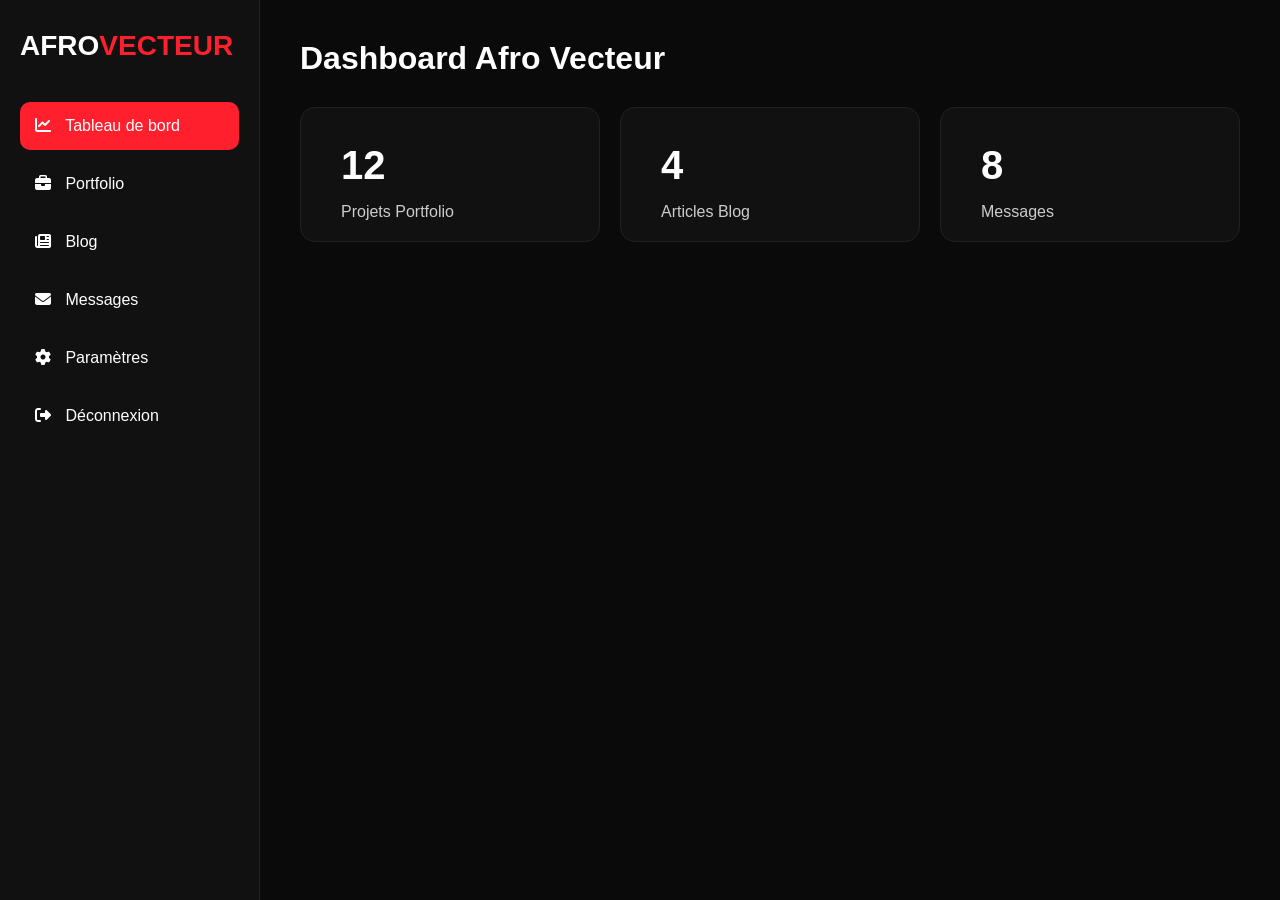
<file: admin/dashboard.html>
<!DOCTYPE html>
<html lang="fr">

<head>
<meta charset="UTF-8">
<meta name="viewport" content="width=device-width, initial-scale=1.0">

<title>Dashboard Afro Vecteur</title>

<link rel="stylesheet" href="css/dashboard.css">

<link rel="stylesheet"
href="https://cdnjs.cloudflare.com/ajax/libs/font-awesome/6.5.1/css/all.min.css">

</head>

<body>

<div class="sidebar">

<div class="logo">
AFRO<span>VECTEUR</span>
</div>

<ul>

<li class="active">
<i class="fas fa-chart-line"></i>
Tableau de bord
</li>

<li>
<i class="fas fa-briefcase"></i>
Portfolio
</li>

<li>
<i class="fas fa-newspaper"></i>
Blog
</li>

<li>
<i class="fas fa-envelope"></i>
Messages
</li>

<li>
<i class="fas fa-cog"></i>
Paramètres
</li>

<li id="logoutBtn">
<i class="fas fa-sign-out-alt"></i>
Déconnexion
</li>

</ul>

</div>

<div class="main-content">

<h1>
Dashboard Afro Vecteur
</h1>

<div class="cards">

<div class="card">

<h2>12</h2>

<p>Projets Portfolio</p>

</div>

<div class="card">

<h2>4</h2>

<p>Articles Blog</p>

</div>

<div class="card">

<h2>8</h2>

<p>Messages</p>

</div>

</div>

</div>

<script src="js/dashboard.js"></script>

</body>
</html>
</file>
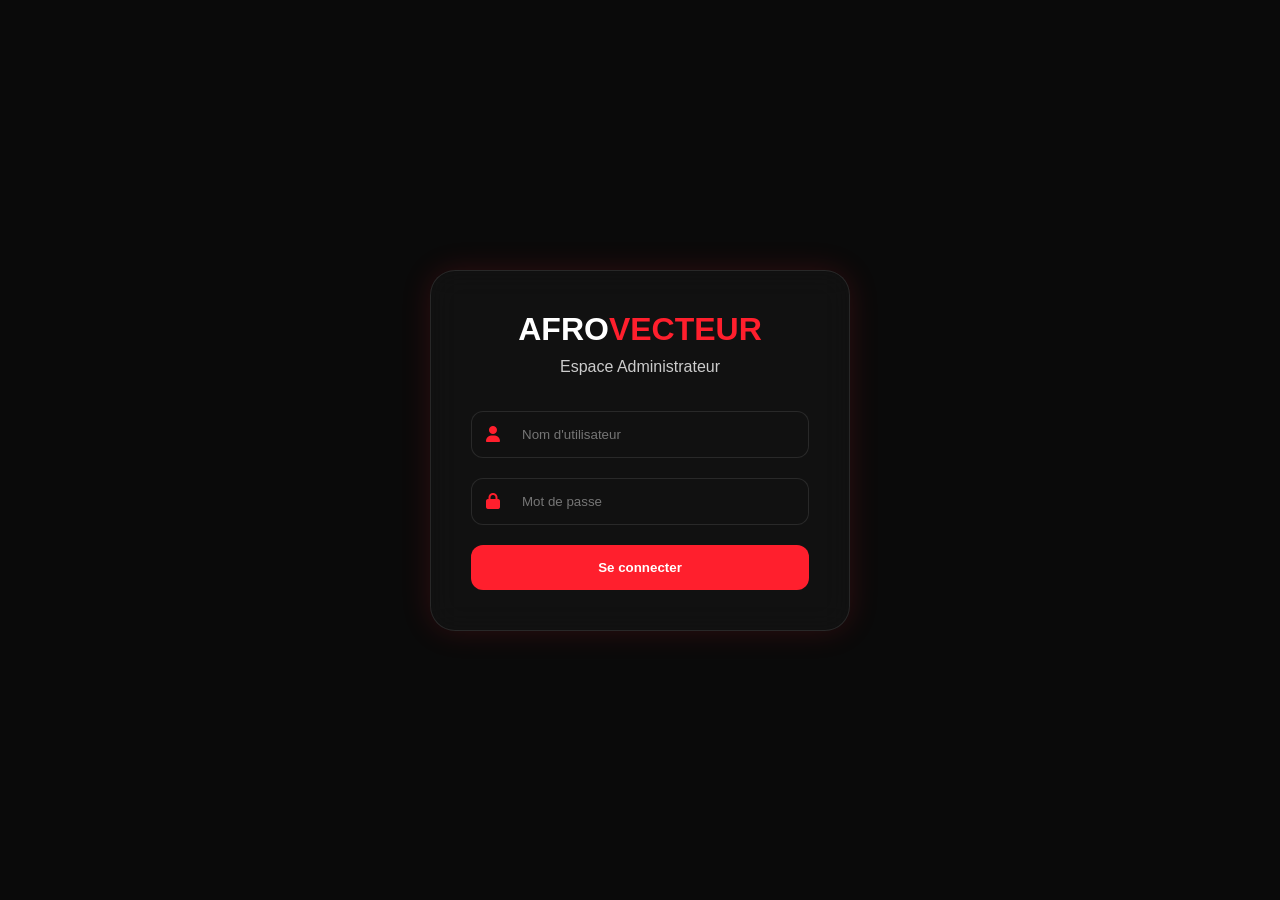
<file: admin/login.html>
<!DOCTYPE html>
<html lang="fr">

<head>

<meta charset="UTF-8">

<meta name="viewport"
content="width=device-width, initial-scale=1.0">

<title>
Connexion Admin | Afro Vecteur
</title>

<link rel="stylesheet"
href="css/login.css">

<link rel="stylesheet"
href="https://cdnjs.cloudflare.com/ajax/libs/font-awesome/6.5.1/css/all.min.css">

</head>

<body>

<div class="login-container">

<div class="login-box">

<div class="logo">

<h1>AFRO<span>VECTEUR</span></h1>

<p>
Espace Administrateur
</p>

</div>

<form id="loginForm">

<div class="input-group">

<i class="fas fa-user"></i>

<input
type="text"
id="username"
placeholder="Nom d'utilisateur"
required>

</div>

<div class="input-group">

<i class="fas fa-lock"></i>

<input
type="password"
id="password"
placeholder="Mot de passe"
required>

</div>

<button type="submit">

Se connecter

</button>

</form>

</div>

</div>

<script src="js/login.js"></script>

</body>
</html>
</file>
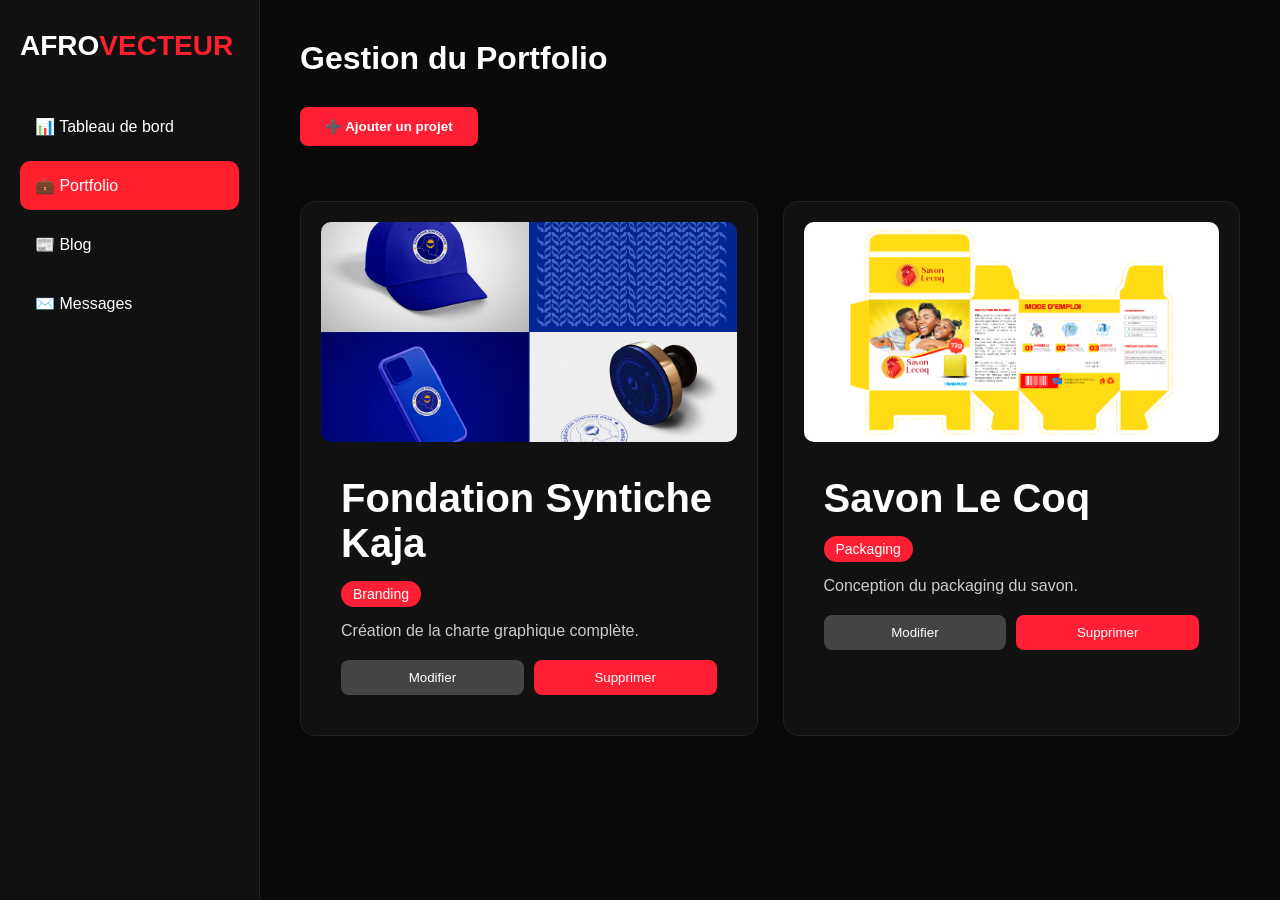
<file: admin/portfolio.html>
<!DOCTYPE html>
<html lang="fr">
<head>
<meta charset="UTF-8">
<meta name="viewport" content="width=device-width, initial-scale=1.0">
<title>Portfolio Admin</title>

<link rel="stylesheet" href="css/dashboard.css">
</head>

<body>

<div class="sidebar">

<div class="logo">
AFRO<span>VECTEUR</span>
</div>

<ul>
<li onclick="location.href='dashboard.html'">
📊 Tableau de bord
</li>

<li class="active">
💼 Portfolio
</li>

<li>
📰 Blog
</li>

<li>
✉️ Messages
</li>
</ul>

</div>

<div class="main-content">

<h1>Gestion du Portfolio</h1>

<button id="addProjectBtn">
➕ Ajouter un projet
</button>

<div id="projectsContainer">

</div>

</div>
  <div id="projectModal" class="modal">

<div class="modal-content">

<h2>Ajouter un projet</h2>

<input
type="text"
id="projectTitle"
placeholder="Titre du projet">

<input
type="text"
id="projectCategory"
placeholder="Catégorie">

<textarea
id="projectDescription"
placeholder="Description">
</textarea>

<input
type="file"
id="projectImage">

<div class="modal-buttons">

<button id="saveProject">
Enregistrer
</button>

<button id="closeModal">
Annuler
</button>

</div>

</div>

</div>

<script src="js/portfolio.js"></script>

</body>
</html>
</file>
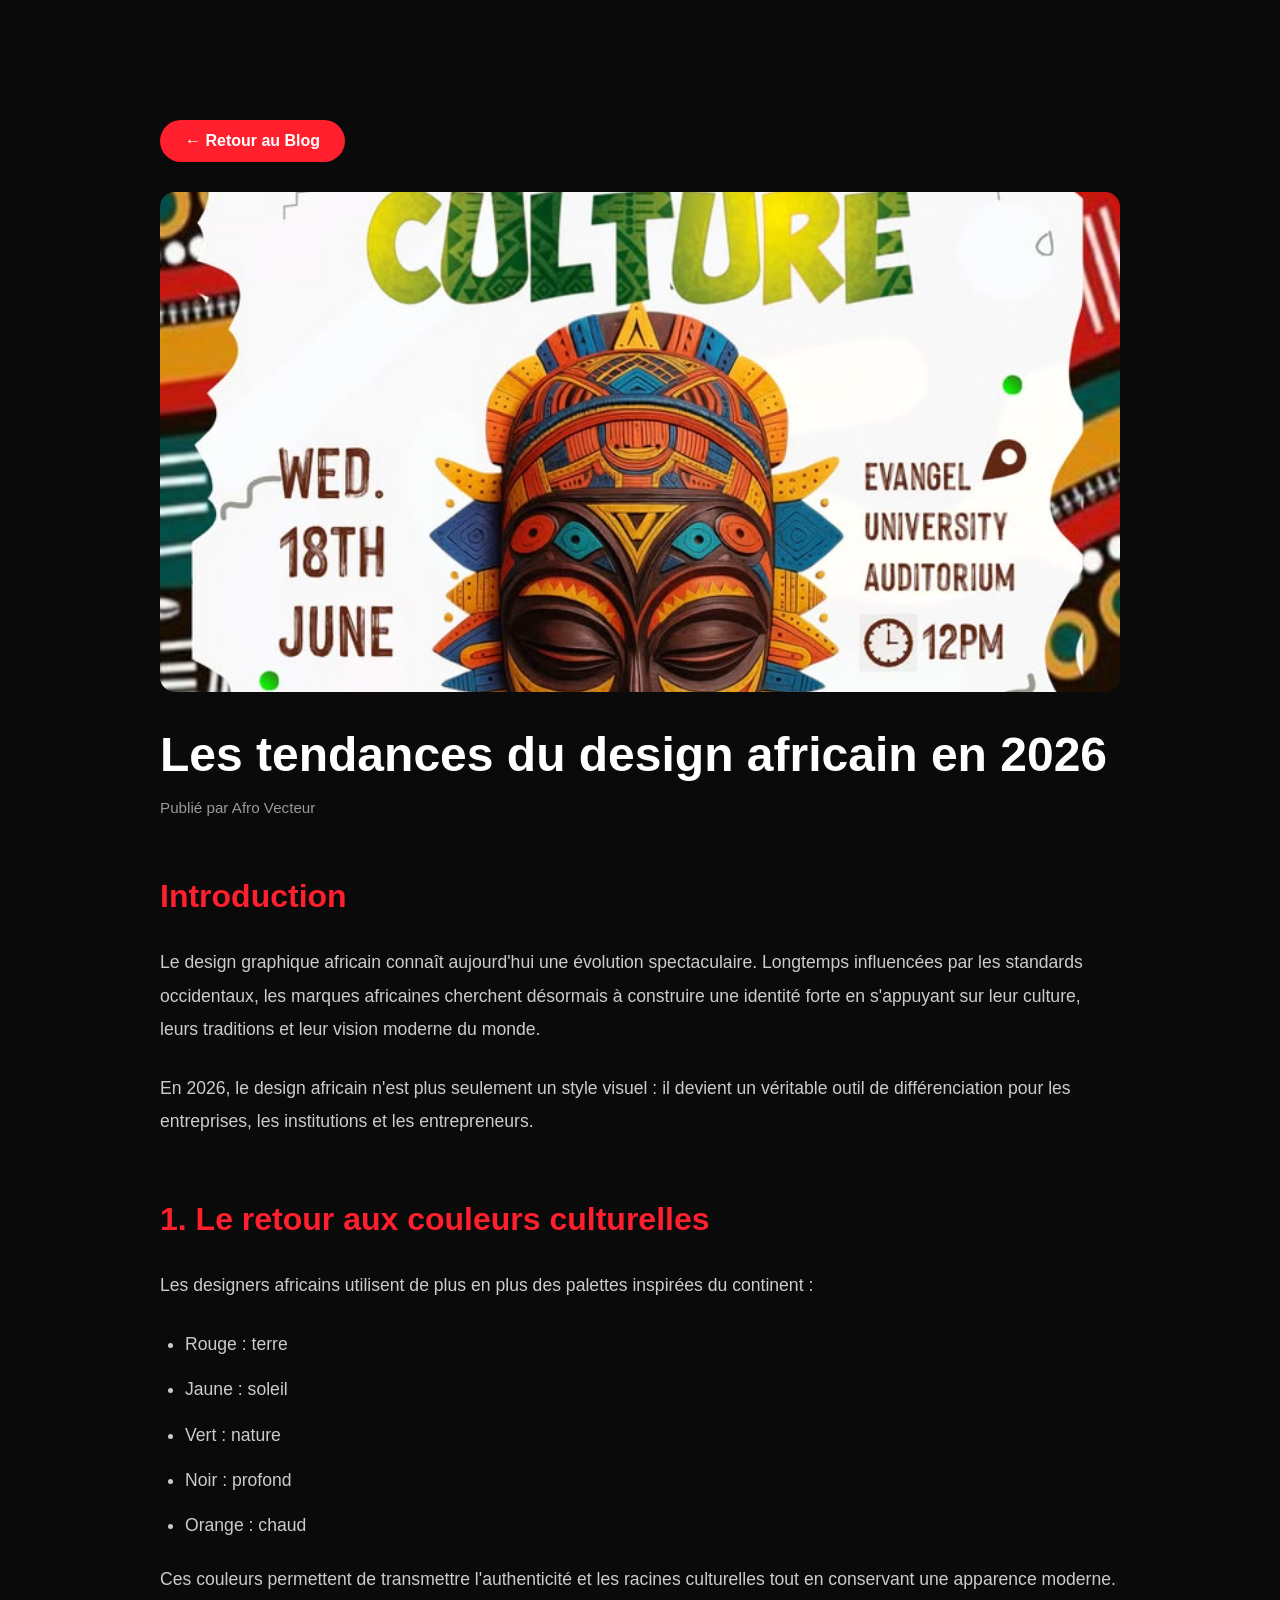
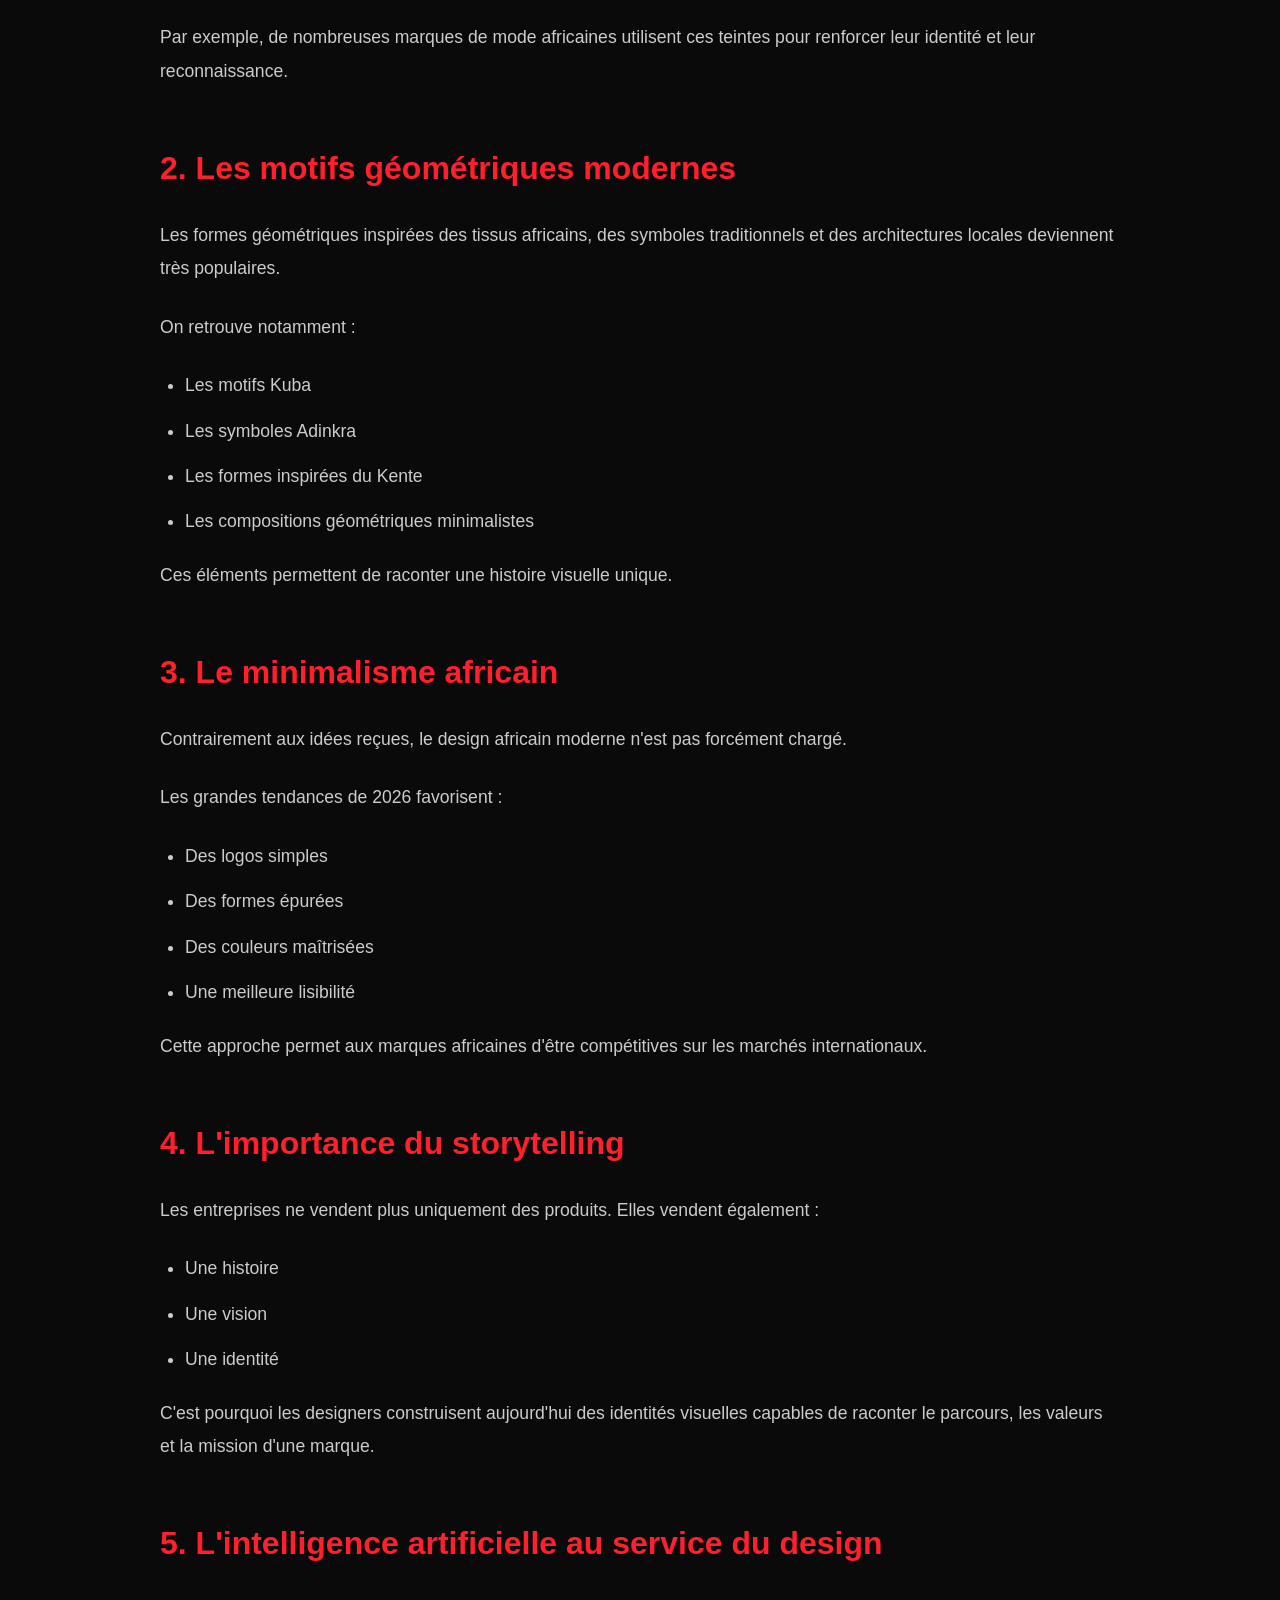
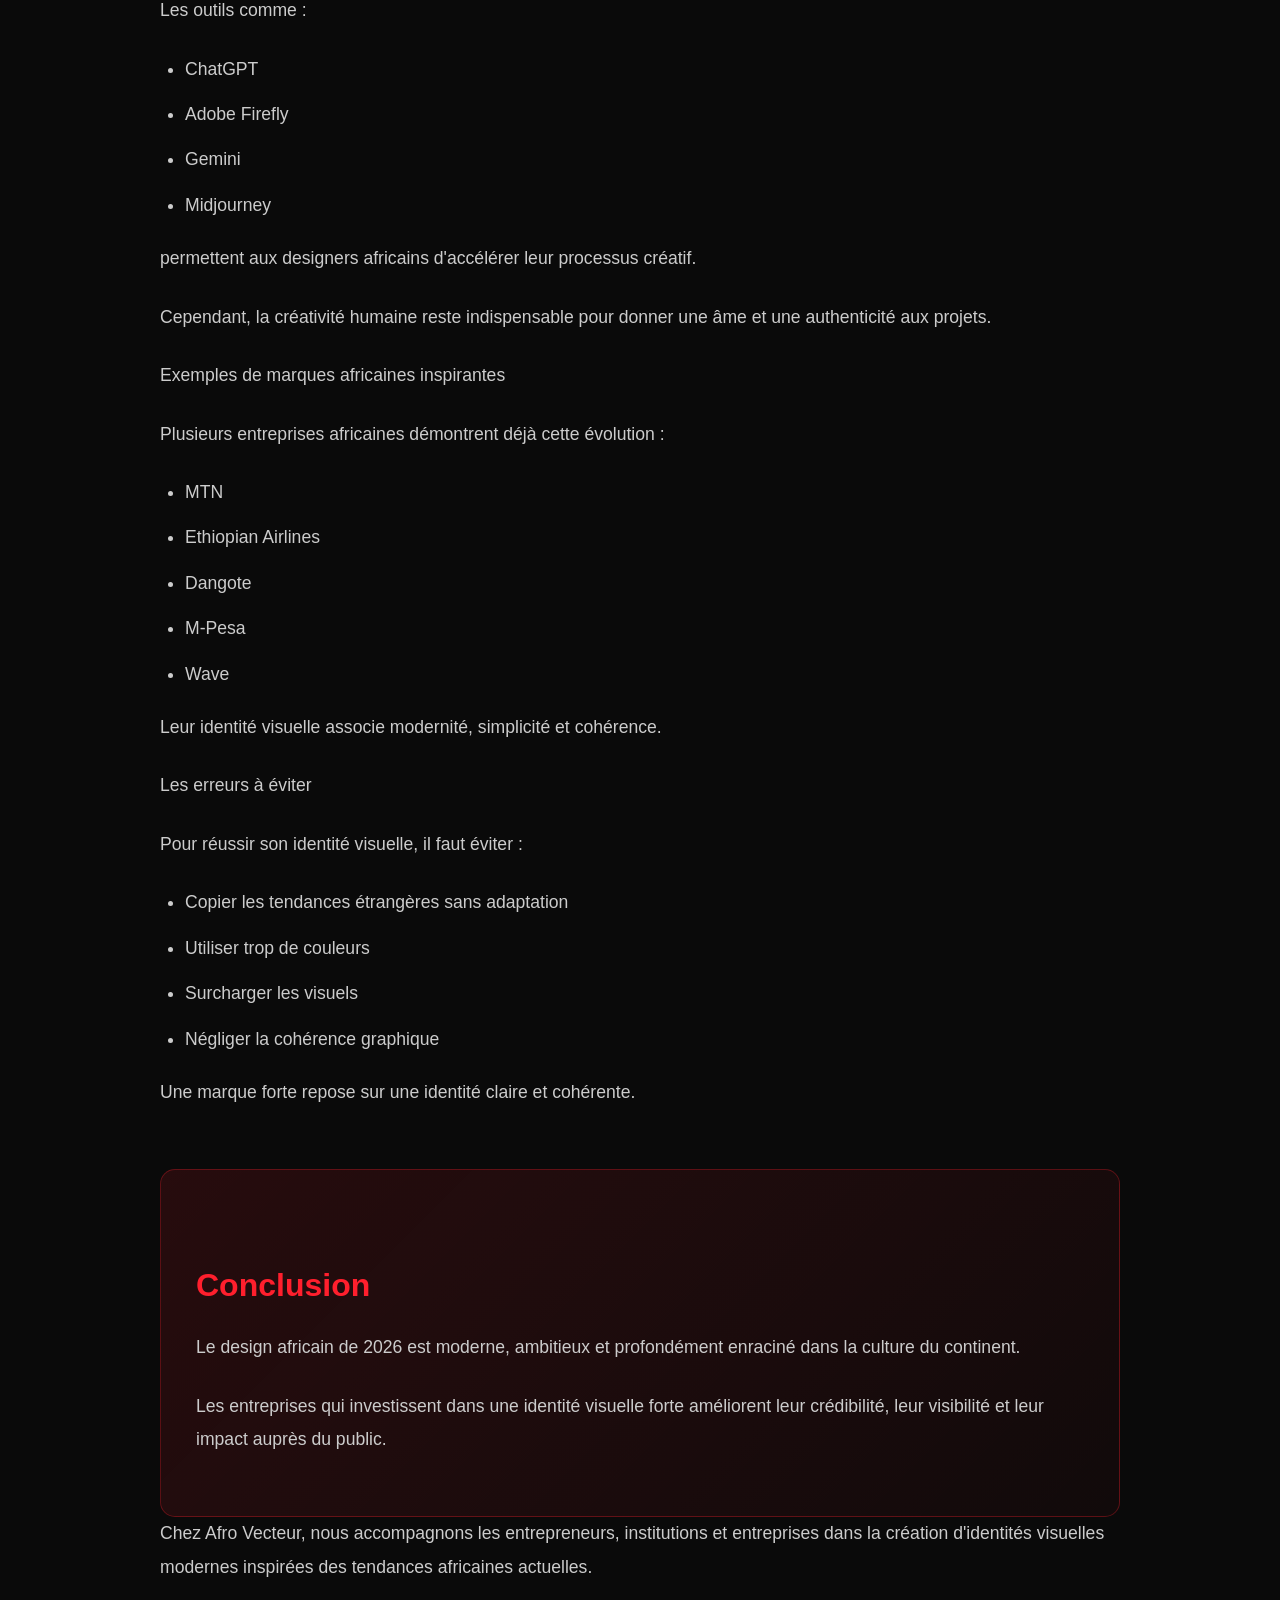
<file: blog/design-africain-2026.html>
<!DOCTYPE html>
<html lang="en">
<head>
    <meta charset="UTF-8">
    <meta name="viewport" content="width=device-width, initial-scale=1.0">
    <title>Les tendances du design africain en 2026 | Afro Vecteur</title>

<meta name="description"
content="Découvrez les nouvelles tendances du design africain en 2026 : minimalisme, identité culturelle, branding moderne et innovation visuelle.">

<meta name="keywords"
content="design africain, branding africain, identité visuelle, design graphique Afrique">
    <link rel="stylesheet"
href="../css/style.css">
</head>

<body>

    <section class="article-page">

<a
href="../index.html#blog"
class="back-btn">

← Retour au Blog

</a>

<img
src="../images/blog-afrique.jpg"
alt="Logo Professionnel"
class="article-image">

<h1>

Les tendances du design africain en 2026

</h1>

<p class="article-meta">

Publié par Afro Vecteur

</p>

<div class="article-text">

<p>


<h2>Introduction</h2>
<p>
Le design graphique africain connaît aujourd'hui une évolution spectaculaire. 
Longtemps influencées par les standards occidentaux, les marques africaines 
cherchent désormais à construire une identité forte en s'appuyant sur leur culture, 
leurs traditions et leur vision moderne du monde.
</p>
<p>
En 2026, le design africain n'est plus seulement un style visuel : il devient un véritable 
outil de différenciation pour les entreprises, les institutions et les entrepreneurs.
</p>

<h2>1. Le retour aux couleurs culturelles</h2>
<p>
Les designers africains utilisent de plus en plus des palettes inspirées du continent :
</p>
<ul>
    <li>Rouge : terre</li>
    <li>Jaune : soleil</li>
    <li>Vert : nature</li>
    <li>Noir : profond</li>
    <li>Orange : chaud</li>
</ul>
<p>
Ces couleurs permettent de transmettre l'authenticité et les racines culturelles tout en 
conservant une apparence moderne.
</p>
<p>
Par exemple, de nombreuses marques de mode africaines utilisent ces teintes pour renforcer 
leur identité et leur reconnaissance.
</p>

<h2>2. Les motifs géométriques modernes</h2>
<p>
Les formes géométriques inspirées des tissus africains, des symboles traditionnels et des 
architectures locales deviennent très populaires.
</p>
<p>
On retrouve notamment :
</p>
<ul>
    <li>Les motifs Kuba</li>
    <li>Les symboles Adinkra</li>
    <li>Les formes inspirées du Kente</li>
    <li>Les compositions géométriques minimalistes</li>
</ul>
<p>
Ces éléments permettent de raconter une histoire visuelle unique.
</p>

<h2>3. Le minimalisme africain</h2>
<p>
Contrairement aux idées reçues, le design africain moderne n'est pas forcément chargé.
</p>
<p>
Les grandes tendances de 2026 favorisent :
</p>
<ul>
    <li>Des logos simples</li>
    <li>Des formes épurées</li>
    <li>Des couleurs maîtrisées</li>
    <li>Une meilleure lisibilité</li>
</ul>
<p>
Cette approche permet aux marques africaines d'être compétitives sur les marchés internationaux.
</p>

<h2>4. L'importance du storytelling</h2>
<p>
Les entreprises ne vendent plus uniquement des produits.

Elles vendent également :
</p>
<ul>
    <li>Une histoire</li>
    <li>Une vision</li>
    <li>Une identité</li>
</ul>

<p>
C'est pourquoi les designers construisent aujourd'hui des identités visuelles capables 
de raconter le parcours, les valeurs et la mission d'une marque.
</p>

<h2>5. L'intelligence artificielle au service du design</h2>
<p>
Les outils comme :
</p>
<ul>
    <li>ChatGPT</li>
    <li>Adobe Firefly</li>
    <li>Gemini</li>
    <li>Midjourney</li>
</ul>
<p>
permettent aux designers africains d'accélérer leur processus créatif.
</p>
<p>
Cependant, la créativité humaine reste indispensable pour donner une âme et une authenticité aux projets.
</p>
<p>
Exemples de marques africaines inspirantes
</p>
<p>
Plusieurs entreprises africaines démontrent déjà cette évolution :
</p>

<ul>
    <li>MTN</li>
    <li>Ethiopian Airlines</li>
    <li>Dangote</li>
    <li>M-Pesa</li>
    <li>Wave</li>
</ul>
<p>
Leur identité visuelle associe modernité, simplicité et cohérence.
</p>
<p>
Les erreurs à éviter
</p>
<p>
Pour réussir son identité visuelle, il faut éviter :
</p>

<ul>
    <li>Copier les tendances étrangères sans adaptation</li>
    <li>Utiliser trop de couleurs</li>
    <li>Surcharger les visuels</li>
    <li>Négliger la cohérence graphique</li>
</ul>
<p>
Une marque forte repose sur une identité claire et cohérente.
</p>

<div class="article-conclusion">

    <h2>Conclusion</h2>
<p>
Le design africain de 2026 est moderne, ambitieux et profondément enraciné dans la culture du continent.
</p>
<p>
Les entreprises qui investissent dans une identité visuelle forte améliorent leur crédibilité, leur
 visibilité et leur impact auprès du public.
</p>
</div>
Chez Afro Vecteur, nous accompagnons les entrepreneurs, institutions et entreprises dans la création 
d'identités visuelles modernes inspirées des tendances africaines actuelles.
</p>    


</section>
    
</body>
</html>
</file>
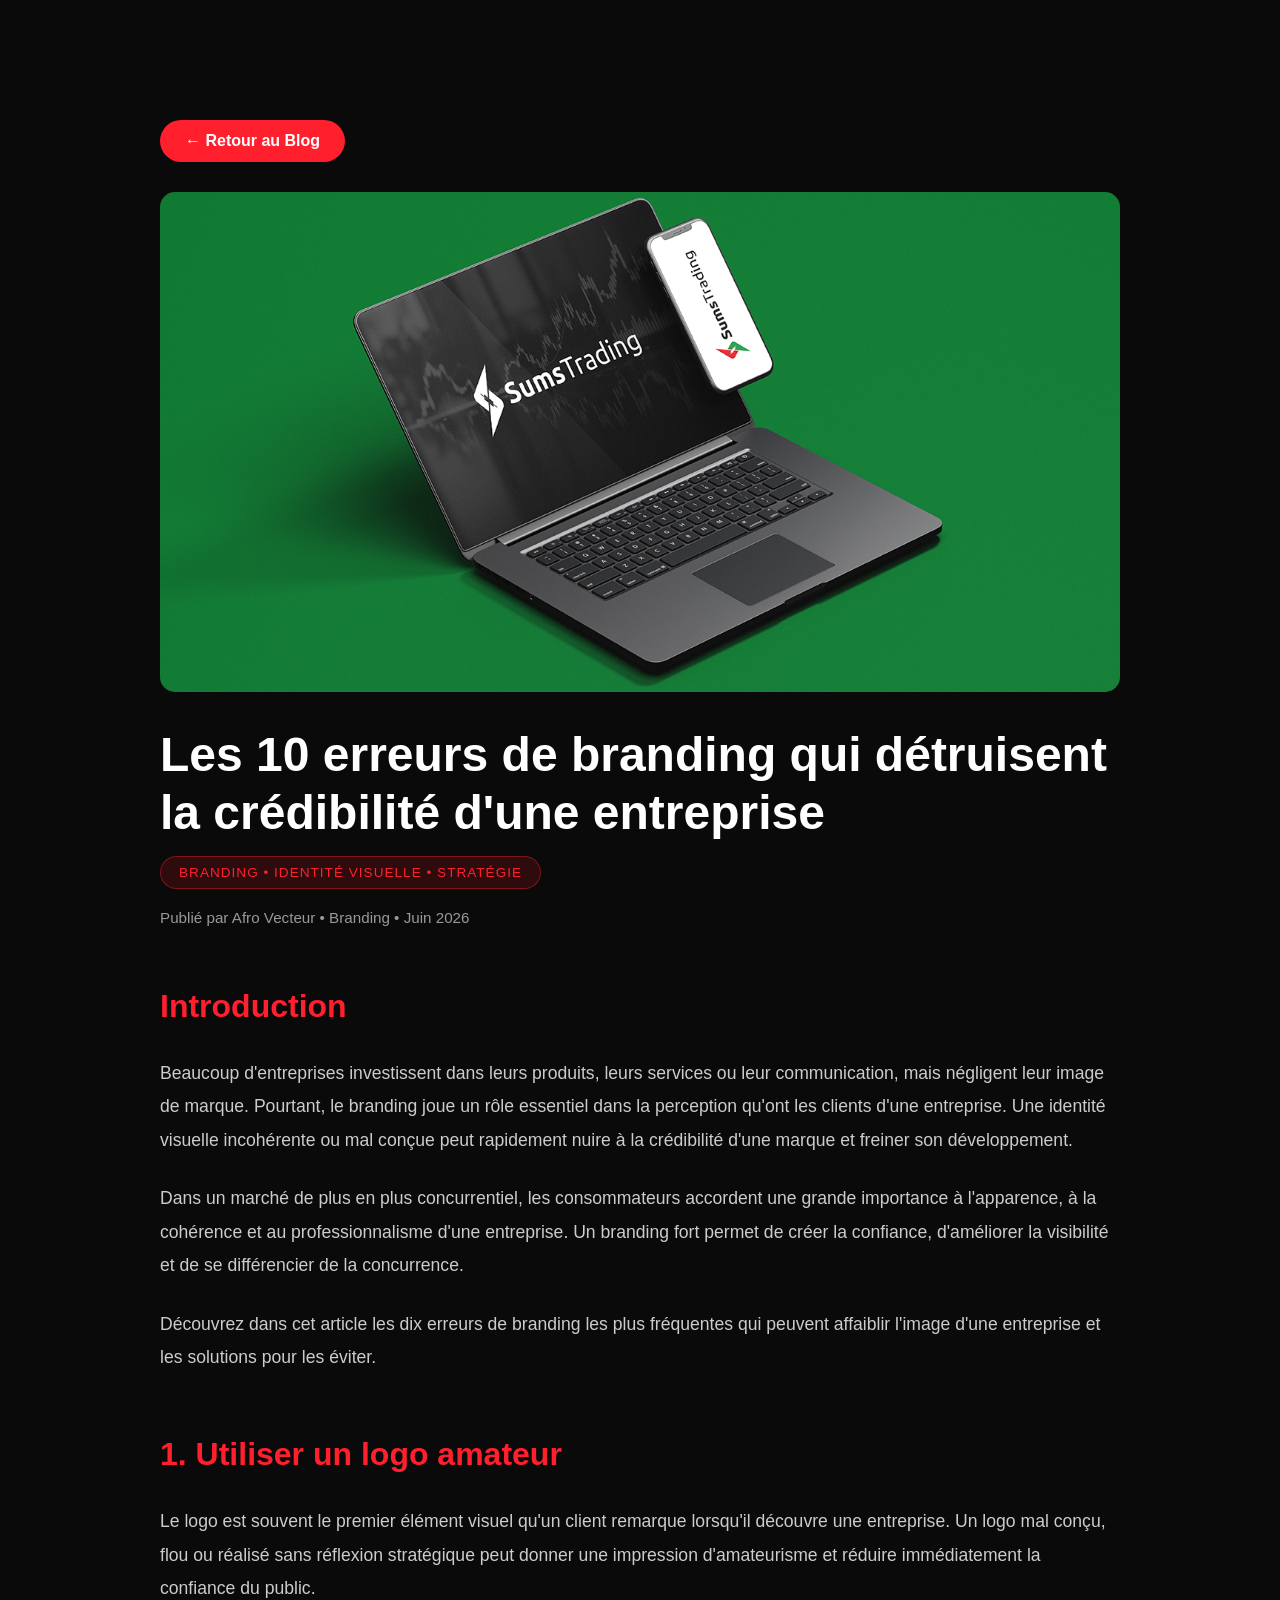
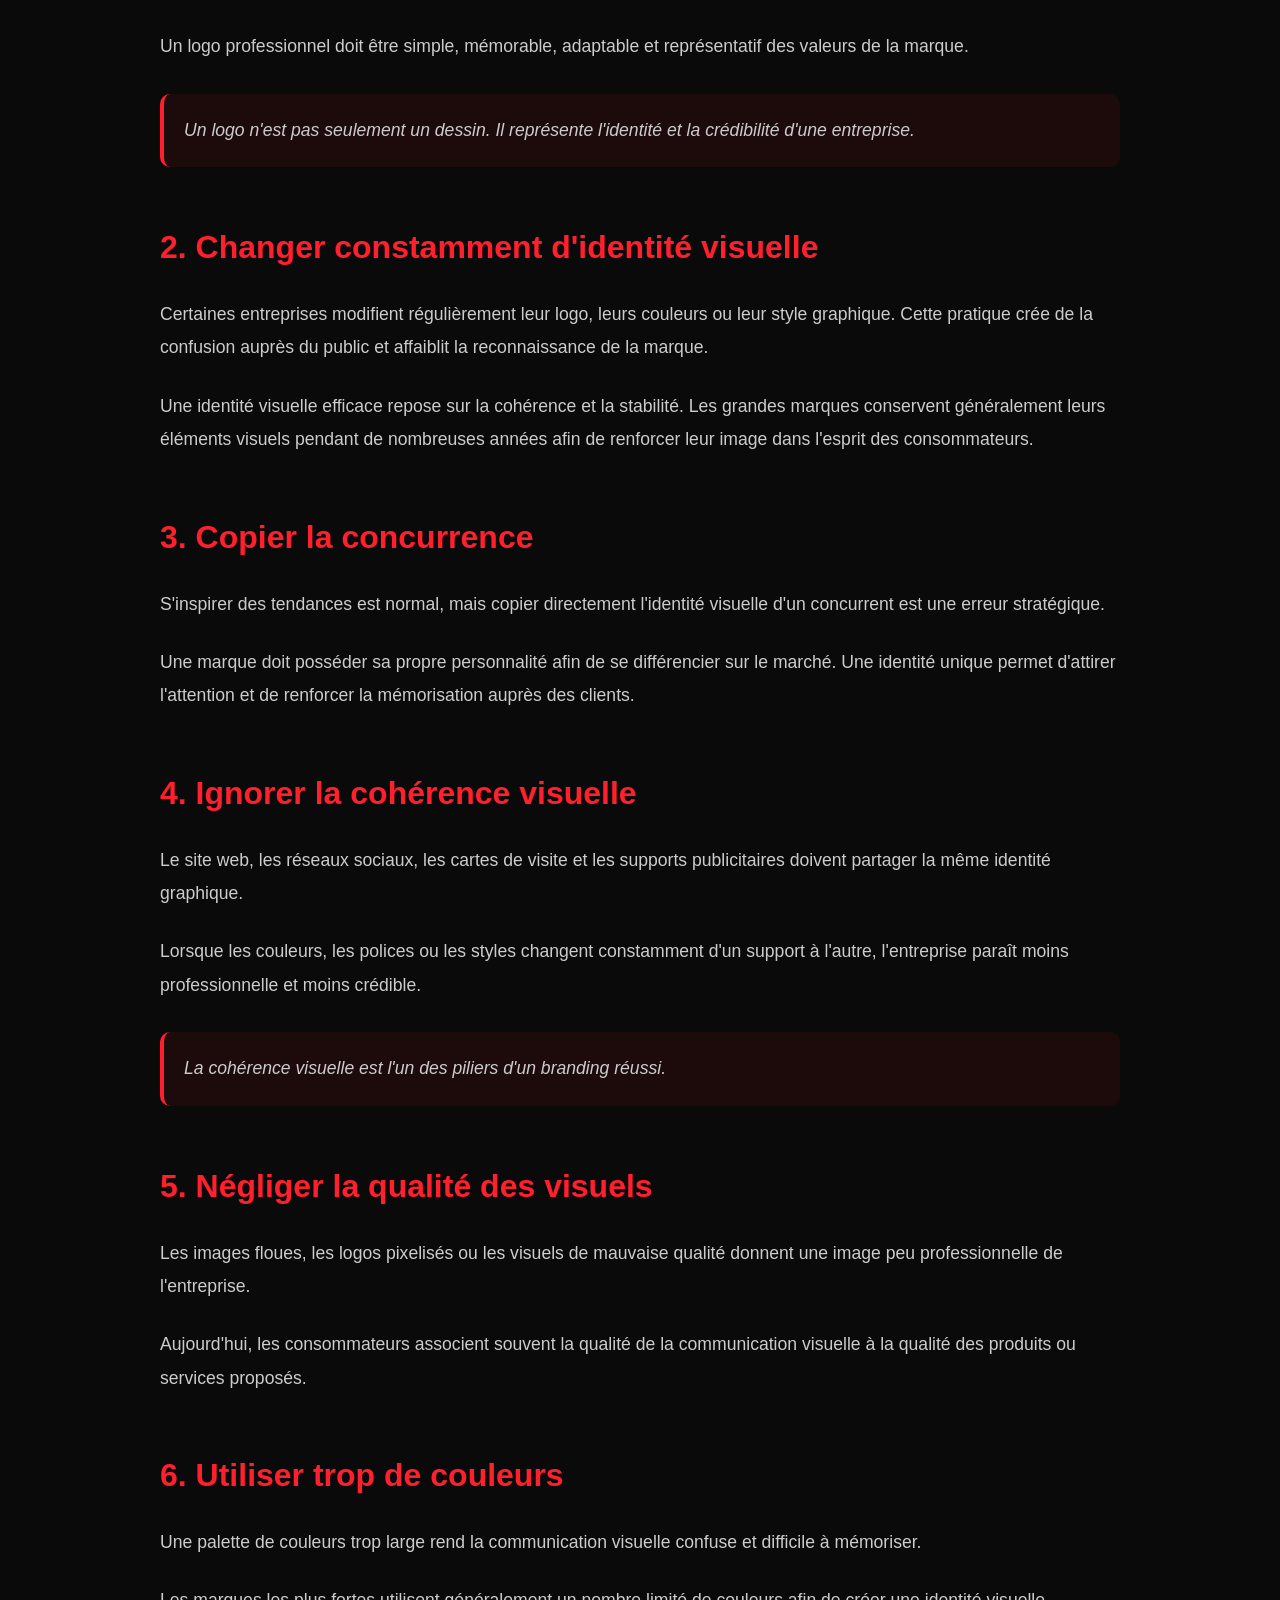
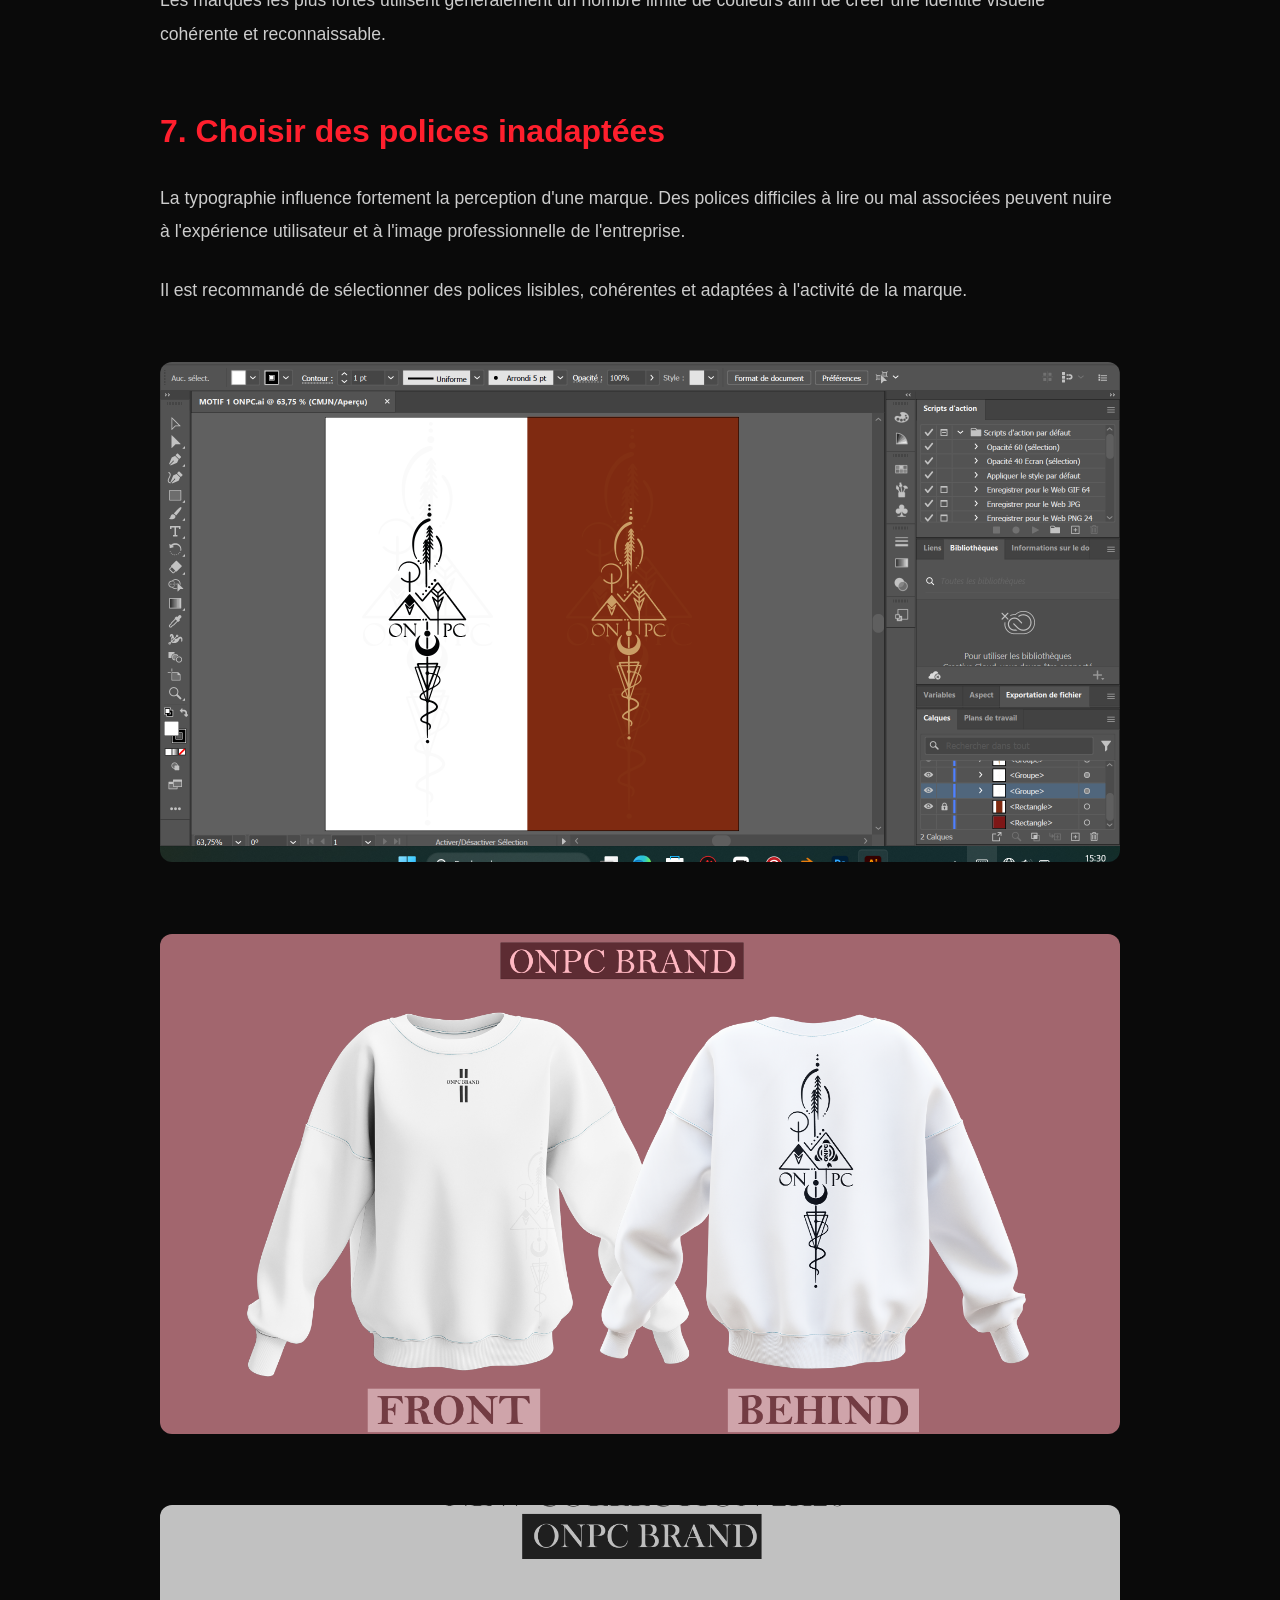
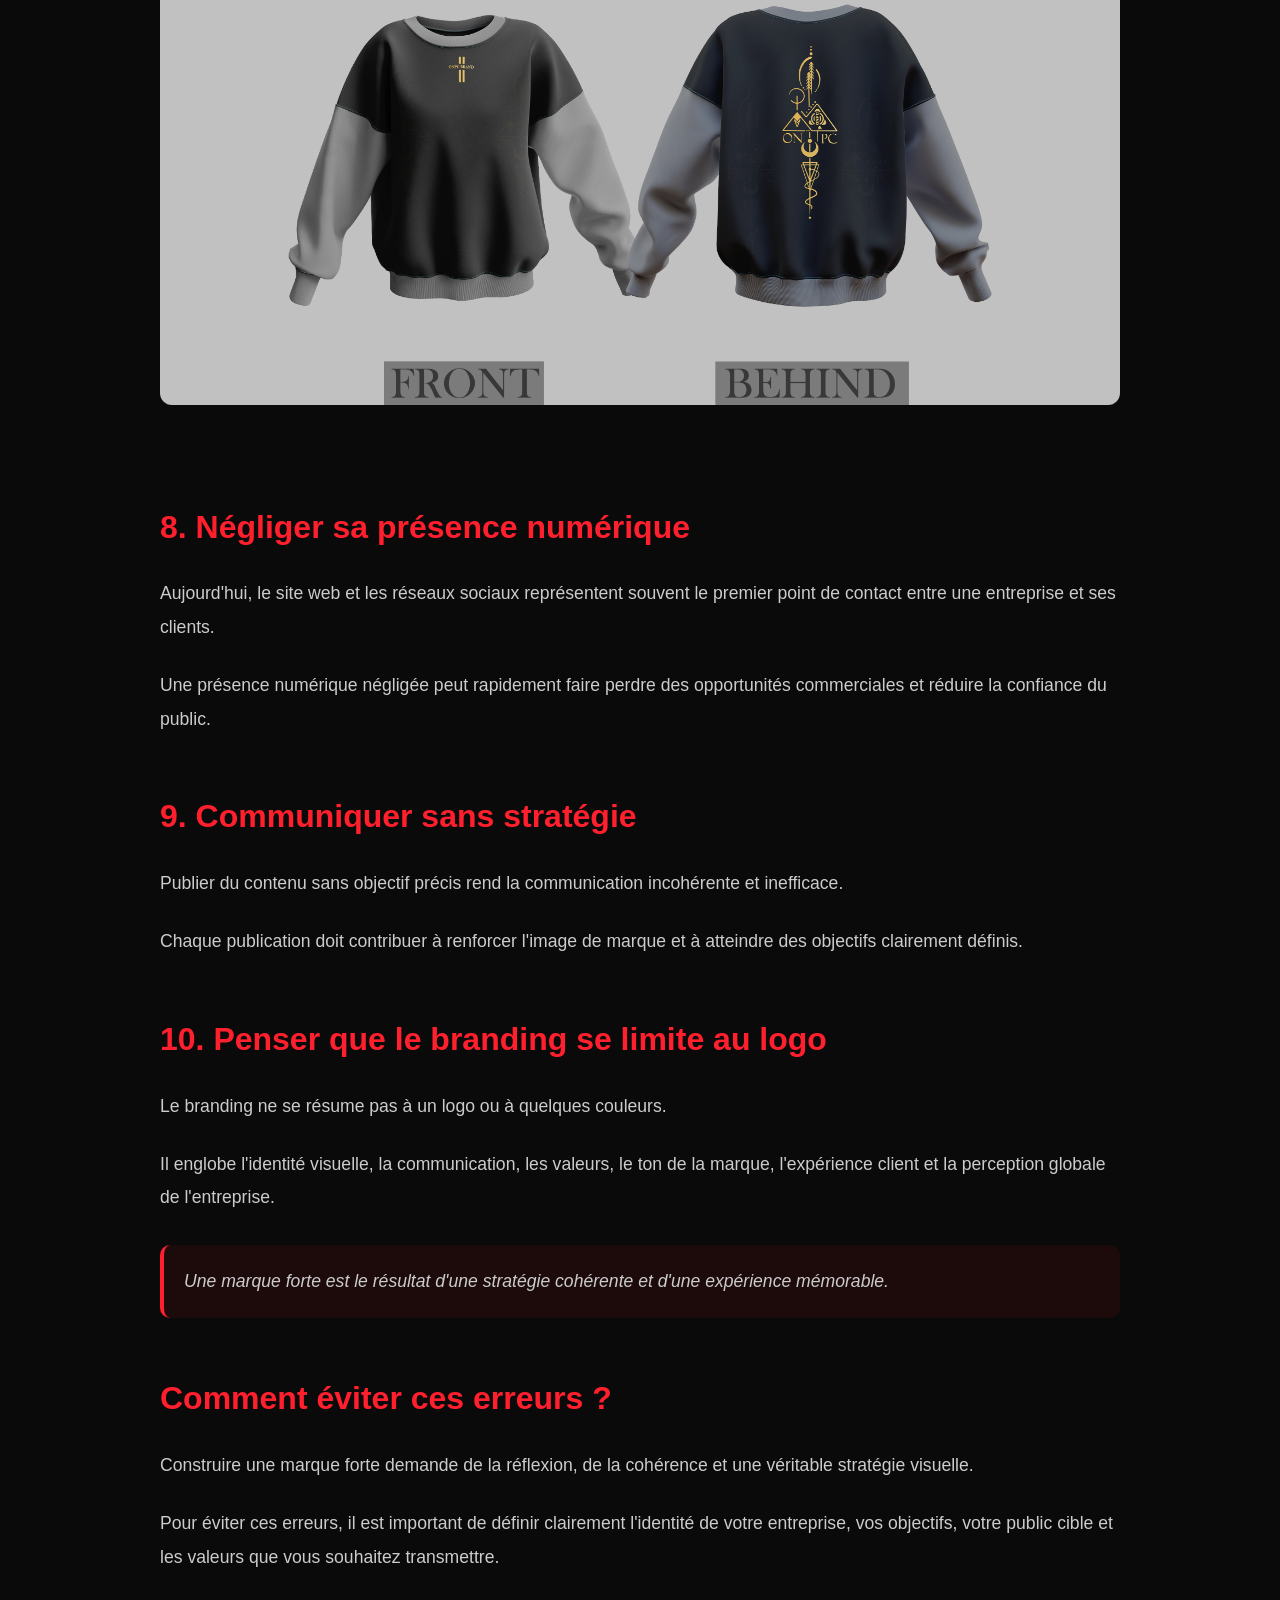
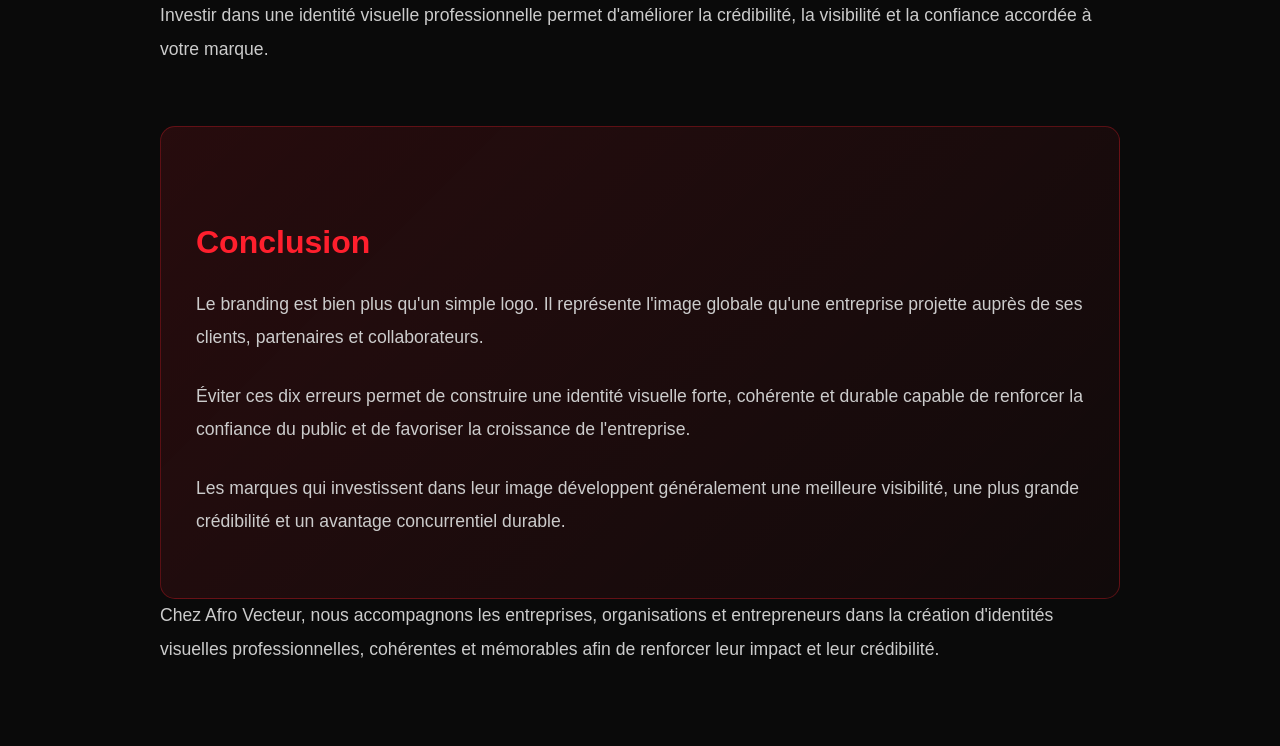
<file: blog/erreurs-branding.html>
<!DOCTYPE html>
<html lang="fr">

<head>

<meta charset="UTF-8">

<meta name="viewport" content="width=device-width, initial-scale=1.0">

<title>
Les 10 erreurs de branding qui détruisent la crédibilité d'une entreprise | Afro Vecteur
</title>

<meta name="description"
content="Découvrez les erreurs de branding les plus fréquentes qui nuisent à l'image et à la crédibilité d'une entreprise.">

<meta name="keywords"
content="branding, identité visuelle, logo professionnel, image de marque, design graphique">

<link rel="stylesheet" href="../css/style.css">

</head>

<body>

<section class="article-page">

<a
href="../index.html#blog"
class="back-btn">

← Retour au Blog

</a>

<img
src="../images/erreurcoverbranding.jpg"
alt="Erreurs de branding"
class="article-image">

<h1>
Les 10 erreurs de branding qui détruisent la crédibilité d'une entreprise
</h1>

<p class="article-tag">

BRANDING • IDENTITÉ VISUELLE • STRATÉGIE

</p>

<p class="article-meta">

Publié par Afro Vecteur • Branding • Juin 2026

</p>
<div class="article-text">

<p>



<!-- CONTENU DE L'ARTICLE ICI -->

<h2>Introduction</h2>

<p>

Beaucoup d'entreprises investissent dans leurs produits, leurs services ou leur communication, mais négligent leur image de marque.

Pourtant, le branding joue un rôle essentiel dans la perception qu'ont les clients d'une entreprise. Une identité visuelle incohérente ou mal conçue peut rapidement nuire à la crédibilité d'une marque et freiner son développement.

</p>

<p>

Dans un marché de plus en plus concurrentiel, les consommateurs accordent une grande importance à l'apparence, à la cohérence et au professionnalisme d'une entreprise.

Un branding fort permet de créer la confiance, d'améliorer la visibilité et de se différencier de la concurrence.

</p>

<p>

Découvrez dans cet article les dix erreurs de branding les plus fréquentes qui peuvent affaiblir l'image d'une entreprise et les solutions pour les éviter.

</p>

<h2>
1. Utiliser un logo amateur
</h2>

<p>

Le logo est souvent le premier élément visuel qu'un client remarque lorsqu'il découvre une entreprise.

Un logo mal conçu, flou ou réalisé sans réflexion stratégique peut donner une impression d'amateurisme et réduire immédiatement la confiance du public.

</p>

<p>

Un logo professionnel doit être simple, mémorable, adaptable et représentatif des valeurs de la marque.

</p>

<blockquote>

Un logo n'est pas seulement un dessin. Il représente l'identité et la crédibilité d'une entreprise.

</blockquote>

<h2>
2. Changer constamment d'identité visuelle
</h2>

<p>

Certaines entreprises modifient régulièrement leur logo, leurs couleurs ou leur style graphique. Cette pratique crée de la confusion auprès du public et affaiblit la reconnaissance de la marque.

</p>

<p>

Une identité visuelle efficace repose sur la cohérence et la stabilité. Les grandes marques conservent généralement leurs éléments visuels pendant de nombreuses années afin de renforcer leur image dans l'esprit des consommateurs.

</p>

<h2>
3. Copier la concurrence
</h2>

<p>

S'inspirer des tendances est normal, mais copier directement l'identité visuelle d'un concurrent est une erreur stratégique.

</p>

<p>

Une marque doit posséder sa propre personnalité afin de se différencier sur le marché. Une identité unique permet d'attirer l'attention et de renforcer la mémorisation auprès des clients.

</p>

<h2>
4. Ignorer la cohérence visuelle
</h2>

<p>

Le site web, les réseaux sociaux, les cartes de visite et les supports publicitaires doivent partager la même identité graphique.

</p>

<p>

Lorsque les couleurs, les polices ou les styles changent constamment d'un support à l'autre, l'entreprise paraît moins professionnelle et moins crédible.

</p>

<blockquote>

La cohérence visuelle est l'un des piliers d'un branding réussi.

</blockquote>

<h2>
5. Négliger la qualité des visuels
</h2>

<p>

Les images floues, les logos pixelisés ou les visuels de mauvaise qualité donnent une image peu professionnelle de l'entreprise.

</p>

<p>

Aujourd'hui, les consommateurs associent souvent la qualité de la communication visuelle à la qualité des produits ou services proposés.

</p>

<h2>
6. Utiliser trop de couleurs
</h2>

<p>

Une palette de couleurs trop large rend la communication visuelle confuse et difficile à mémoriser.

</p>

<p>

Les marques les plus fortes utilisent généralement un nombre limité de couleurs afin de créer une identité visuelle cohérente et reconnaissable.

</p>

<h2>
7. Choisir des polices inadaptées
</h2>

<p>

La typographie influence fortement la perception d'une marque. Des polices difficiles à lire ou mal associées peuvent nuire à l'expérience utilisateur et à l'image professionnelle de l'entreprise.

</p>

<p>

Il est recommandé de sélectionner des polices lisibles, cohérentes et adaptées à l'activité de la marque.

</p>

<img
src="../images/Capture d’écran 2026-01-14 153052.png"
alt="Erreurs de branding"
class="article-image">

<img
src="../images/PRESENTATION.png"
alt="Erreurs de branding"
class="article-image">

<img
src="../images/PRESENTAION NOIR.png"
alt="Erreurs de branding"
class="article-image">

<h2>
8. Négliger sa présence numérique
</h2>

<p>

Aujourd'hui, le site web et les réseaux sociaux représentent souvent le premier point de contact entre une entreprise et ses clients.

</p>

<p>

Une présence numérique négligée peut rapidement faire perdre des opportunités commerciales et réduire la confiance du public.

</p>

<h2>
9. Communiquer sans stratégie
</h2>

<p>

Publier du contenu sans objectif précis rend la communication incohérente et inefficace.

</p>

<p>

Chaque publication doit contribuer à renforcer l'image de marque et à atteindre des objectifs clairement définis.

</p>

<h2>
10. Penser que le branding se limite au logo
</h2>

<p>

Le branding ne se résume pas à un logo ou à quelques couleurs.

</p>

<p>

Il englobe l'identité visuelle, la communication, les valeurs, le ton de la marque, l'expérience client et la perception globale de l'entreprise.

</p>

<blockquote>

Une marque forte est le résultat d'une stratégie cohérente et d'une expérience mémorable.

</blockquote>

<h2>
Comment éviter ces erreurs ?
</h2>

<p>

Construire une marque forte demande de la réflexion, de la cohérence et une véritable stratégie visuelle.

</p>

<p>

Pour éviter ces erreurs, il est important de définir clairement l'identité de votre entreprise, vos objectifs, votre public cible et les valeurs que vous souhaitez transmettre.

</p>

<p>

Investir dans une identité visuelle professionnelle permet d'améliorer la crédibilité, la visibilité et la confiance accordée à votre marque.

</p>

<div class="article-conclusion">

<h2>
Conclusion
</h2>

<p>

Le branding est bien plus qu'un simple logo. Il représente l'image globale qu'une entreprise projette auprès de ses clients, partenaires et collaborateurs.

</p>

<p>

Éviter ces dix erreurs permet de construire une identité visuelle forte, cohérente et durable capable de renforcer la confiance du public et de favoriser la croissance de l'entreprise.

</p>

<p>

Les marques qui investissent dans leur image développent généralement une meilleure visibilité, une plus grande crédibilité et un avantage concurrentiel durable.

</p>

</div>

<p>

Chez Afro Vecteur, nous accompagnons les entreprises, organisations et entrepreneurs dans la création d'identités visuelles professionnelles, cohérentes et mémorables afin de renforcer leur impact et leur crédibilité.

</p>

</section>

</body>

</html>
</file>
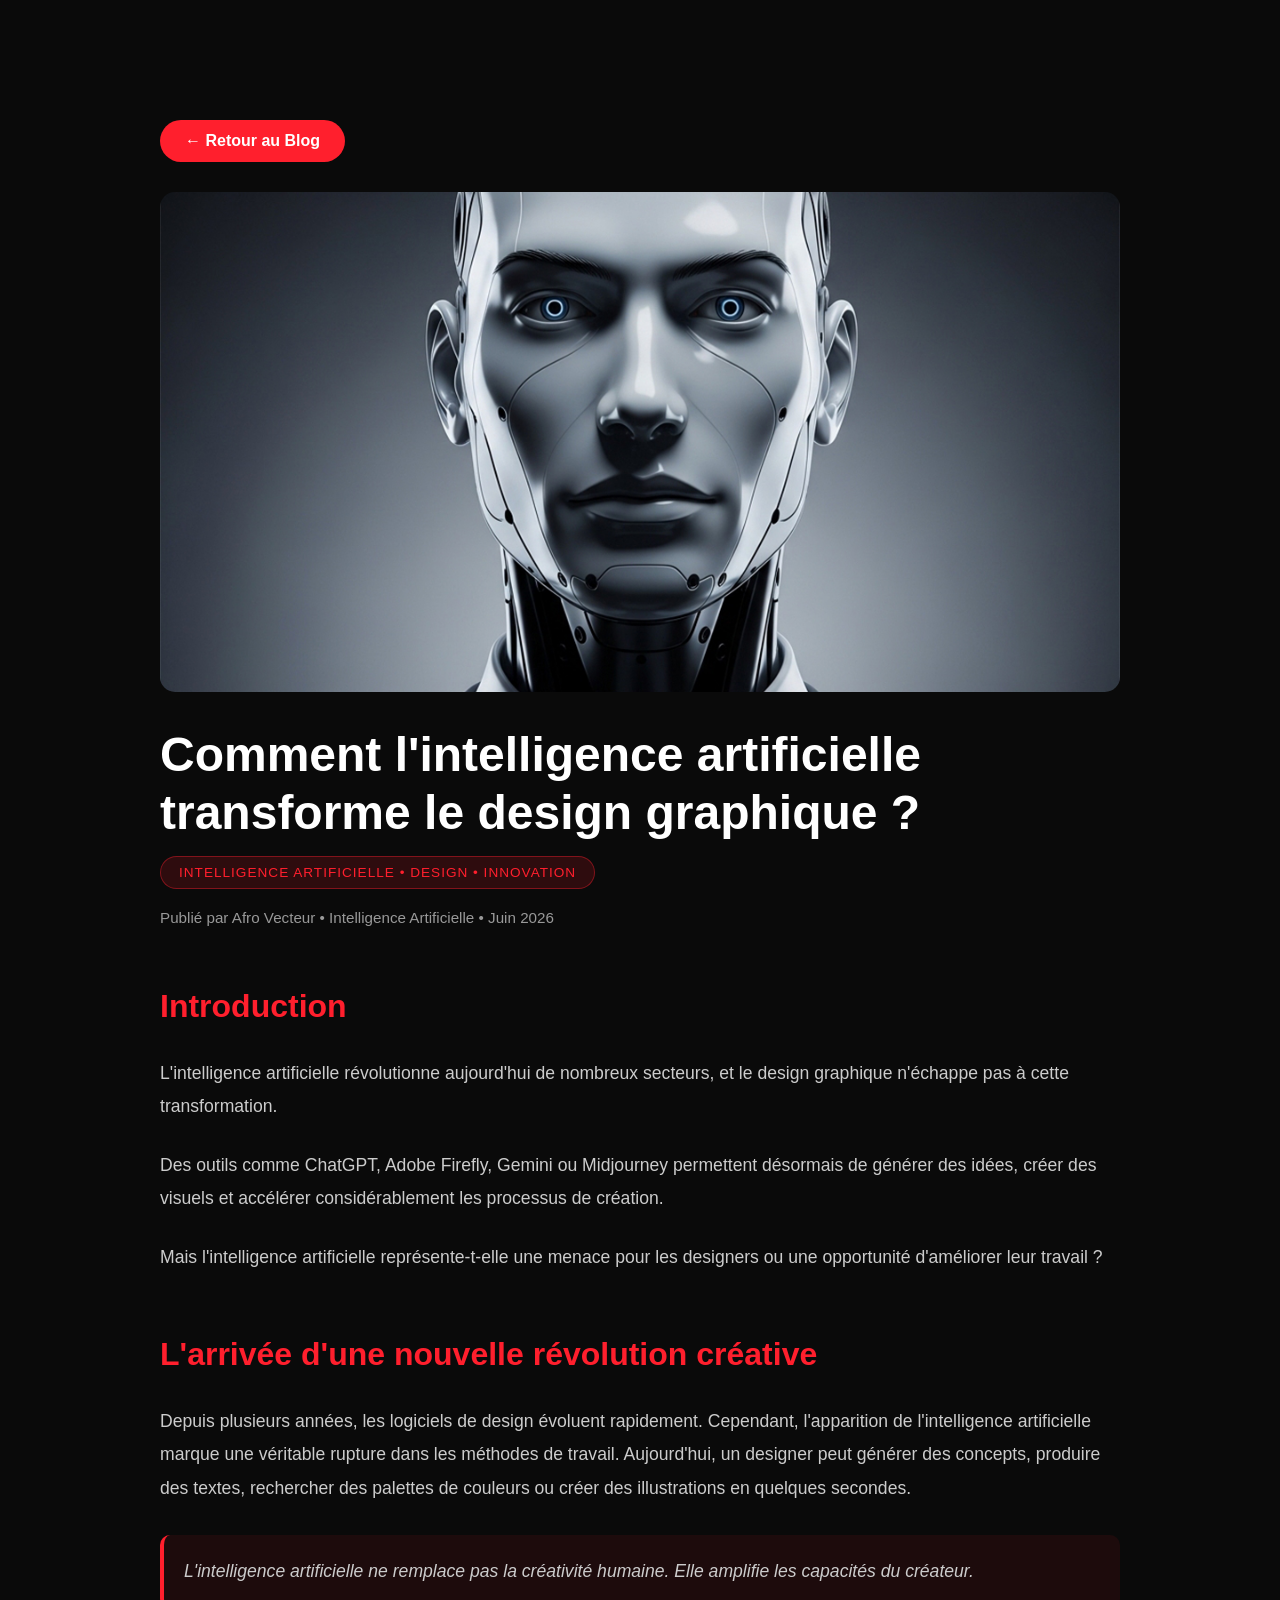
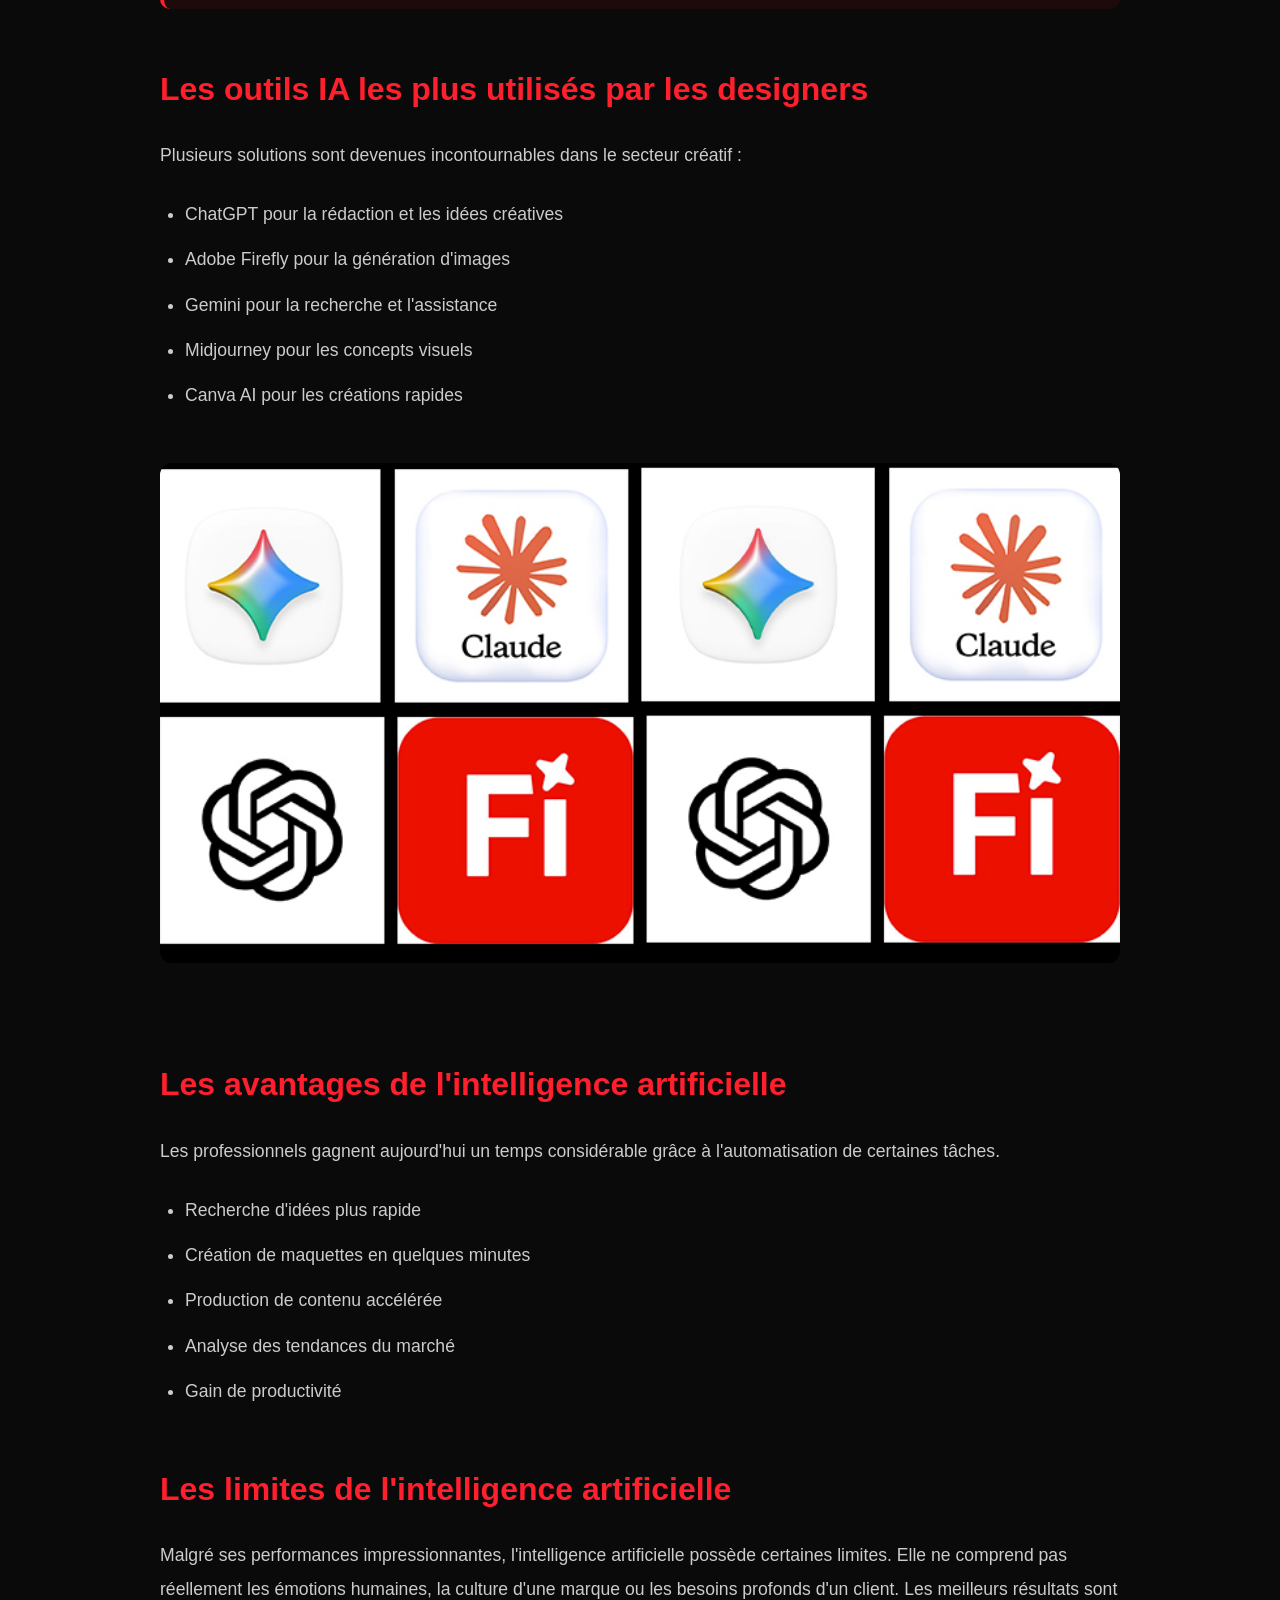
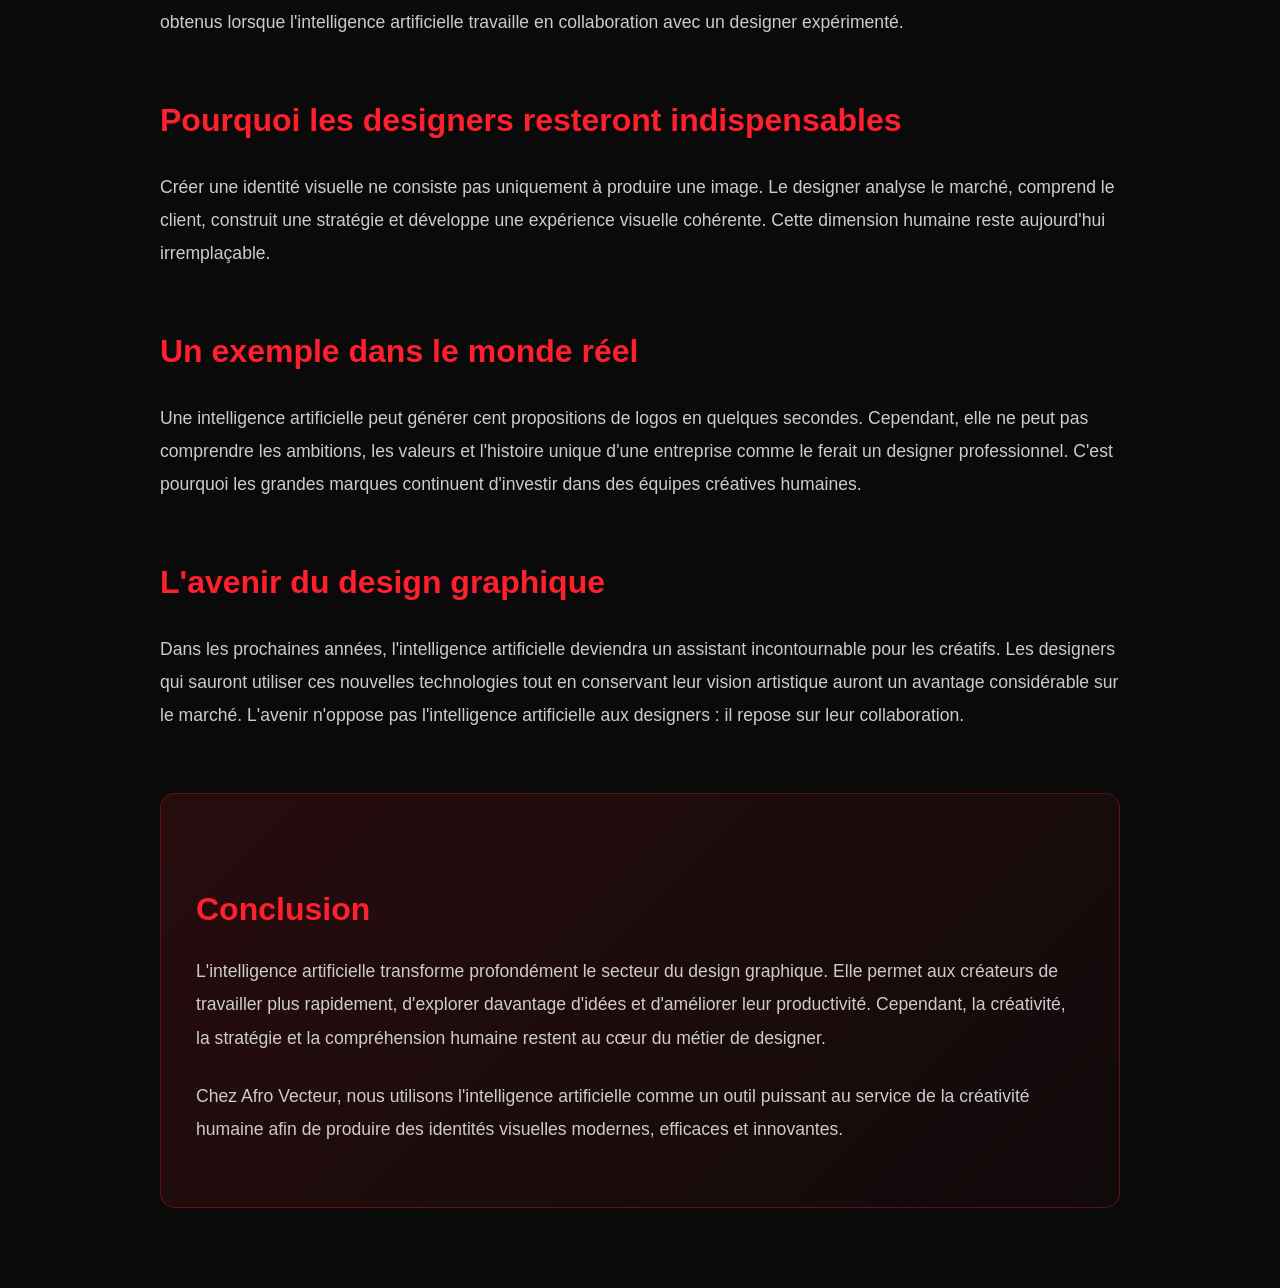
<file: blog/intelligence-artificielle.html>
<!DOCTYPE html>
<html lang="en">
<head>
    <meta charset="UTF-8">
    <meta name="viewport" content="width=device-width, initial-scale=1.0">
    <title>Comment l'intelligence artificielle transforme le design graphique ? | Afro Vecteur</title>

<meta name="description"
content="Découvrez comment l'intelligence artificielle révolutionne le design graphique, la création de contenu et le branding moderne.">

<meta name="keywords"
content="intelligence artificielle, design graphique, IA, branding, ChatGPT, design moderne">
    <link rel="stylesheet"
href="../css/style.css">
</head>

<body>

    <section class="article-page">

<a
href="../index.html#blog"
class="back-btn">

← Retour au Blog

</a>

<img
src="../images/blog-ia.jpg"
alt="intelligence artificielle"
class="article-image">


<h1>
Comment l'intelligence artificielle transforme le design graphique ?
</h1>
<p class="article-tag">

INTELLIGENCE ARTIFICIELLE • DESIGN • INNOVATION

</p>
<p class="article-meta">

Publié par Afro Vecteur • Intelligence Artificielle • Juin 2026

</p>
<div class="article-text">
<h2>Introduction</h2>

<p>

L'intelligence artificielle révolutionne aujourd'hui de nombreux secteurs, et le design graphique
n'échappe pas à cette transformation.
</p>
<p>
Des outils comme ChatGPT, Adobe Firefly, Gemini ou Midjourney permettent désormais de générer des idées, créer des visuels et accélérer considérablement les processus de création.
</p>
<p>
Mais l'intelligence artificielle représente-t-elle une menace pour les designers ou une opportunité d'améliorer leur travail ?

</p>

<h2>
L'arrivée d'une nouvelle révolution créative
</h2>

<p>

Depuis plusieurs années, les logiciels de design évoluent rapidement. Cependant, l'apparition de l'intelligence artificielle marque une véritable rupture dans les méthodes de travail.

Aujourd'hui, un designer peut générer des concepts, produire des textes, rechercher des palettes de couleurs ou créer des illustrations en quelques secondes.

</p>

<blockquote>

L'intelligence artificielle ne remplace pas la créativité humaine. Elle amplifie les capacités du créateur.

</blockquote>

<h2>
Les outils IA les plus utilisés par les designers
</h2>

<p>

Plusieurs solutions sont devenues incontournables dans le secteur créatif :

</p>

<ul>

<li>ChatGPT pour la rédaction et les idées créatives</li>

<li>Adobe Firefly pour la génération d'images</li>

<li>Gemini pour la recherche et l'assistance</li>

<li>Midjourney pour les concepts visuels</li>

<li>Canva AI pour les créations rapides</li>

</ul>
<img
src="../images/outils-ia-design.jpg"
alt="Outils IA pour les designers"
class="article-image">
<h2>
Les avantages de l'intelligence artificielle
</h2>

<p>

Les professionnels gagnent aujourd'hui un temps considérable grâce à l'automatisation de certaines tâches.

</p>

<ul>

<li>Recherche d'idées plus rapide</li>

<li>Création de maquettes en quelques minutes</li>

<li>Production de contenu accélérée</li>

<li>Analyse des tendances du marché</li>

<li>Gain de productivité</li>

</ul>

<h2>
Les limites de l'intelligence artificielle
</h2>

<p>

Malgré ses performances impressionnantes, l'intelligence artificielle possède certaines limites.

Elle ne comprend pas réellement les émotions humaines, la culture d'une marque ou les besoins profonds d'un client.

Les meilleurs résultats sont obtenus lorsque l'intelligence artificielle travaille en collaboration avec un designer expérimenté.

</p>

<h2>
Pourquoi les designers resteront indispensables
</h2>

<p>

Créer une identité visuelle ne consiste pas uniquement à produire une image.

Le designer analyse le marché, comprend le client, construit une stratégie et développe une expérience visuelle cohérente.

Cette dimension humaine reste aujourd'hui irremplaçable.

</p>

<h2>
Un exemple dans le monde réel
</h2>

<p>

Une intelligence artificielle peut générer cent propositions de logos en quelques secondes.

Cependant, elle ne peut pas comprendre les ambitions, les valeurs et l'histoire unique d'une entreprise comme le ferait un designer professionnel.

C'est pourquoi les grandes marques continuent d'investir dans des équipes créatives humaines.

</p>
<h2>
L'avenir du design graphique
</h2>

<p>

Dans les prochaines années, l'intelligence artificielle deviendra un assistant incontournable pour les créatifs.

Les designers qui sauront utiliser ces nouvelles technologies tout en conservant leur vision artistique auront un avantage considérable sur le marché.

L'avenir n'oppose pas l'intelligence artificielle aux designers : il repose sur leur collaboration.

</p>
<div class="article-conclusion">

<h2>
Conclusion
</h2>

<p>
L'intelligence artificielle transforme profondément le secteur du design graphique.
Elle permet aux créateurs de travailler plus rapidement, d'explorer davantage d'idées et d'améliorer leur productivité.
Cependant, la créativité, la stratégie et la compréhension humaine restent au cœur du métier de designer.
</p>

<p>
Chez Afro Vecteur, nous utilisons l'intelligence artificielle comme un outil puissant au service de 
la créativité humaine afin de produire des identités visuelles modernes, efficaces et innovantes.
</p>

</div>
</div>

</section>
</body>
</html>
</file>
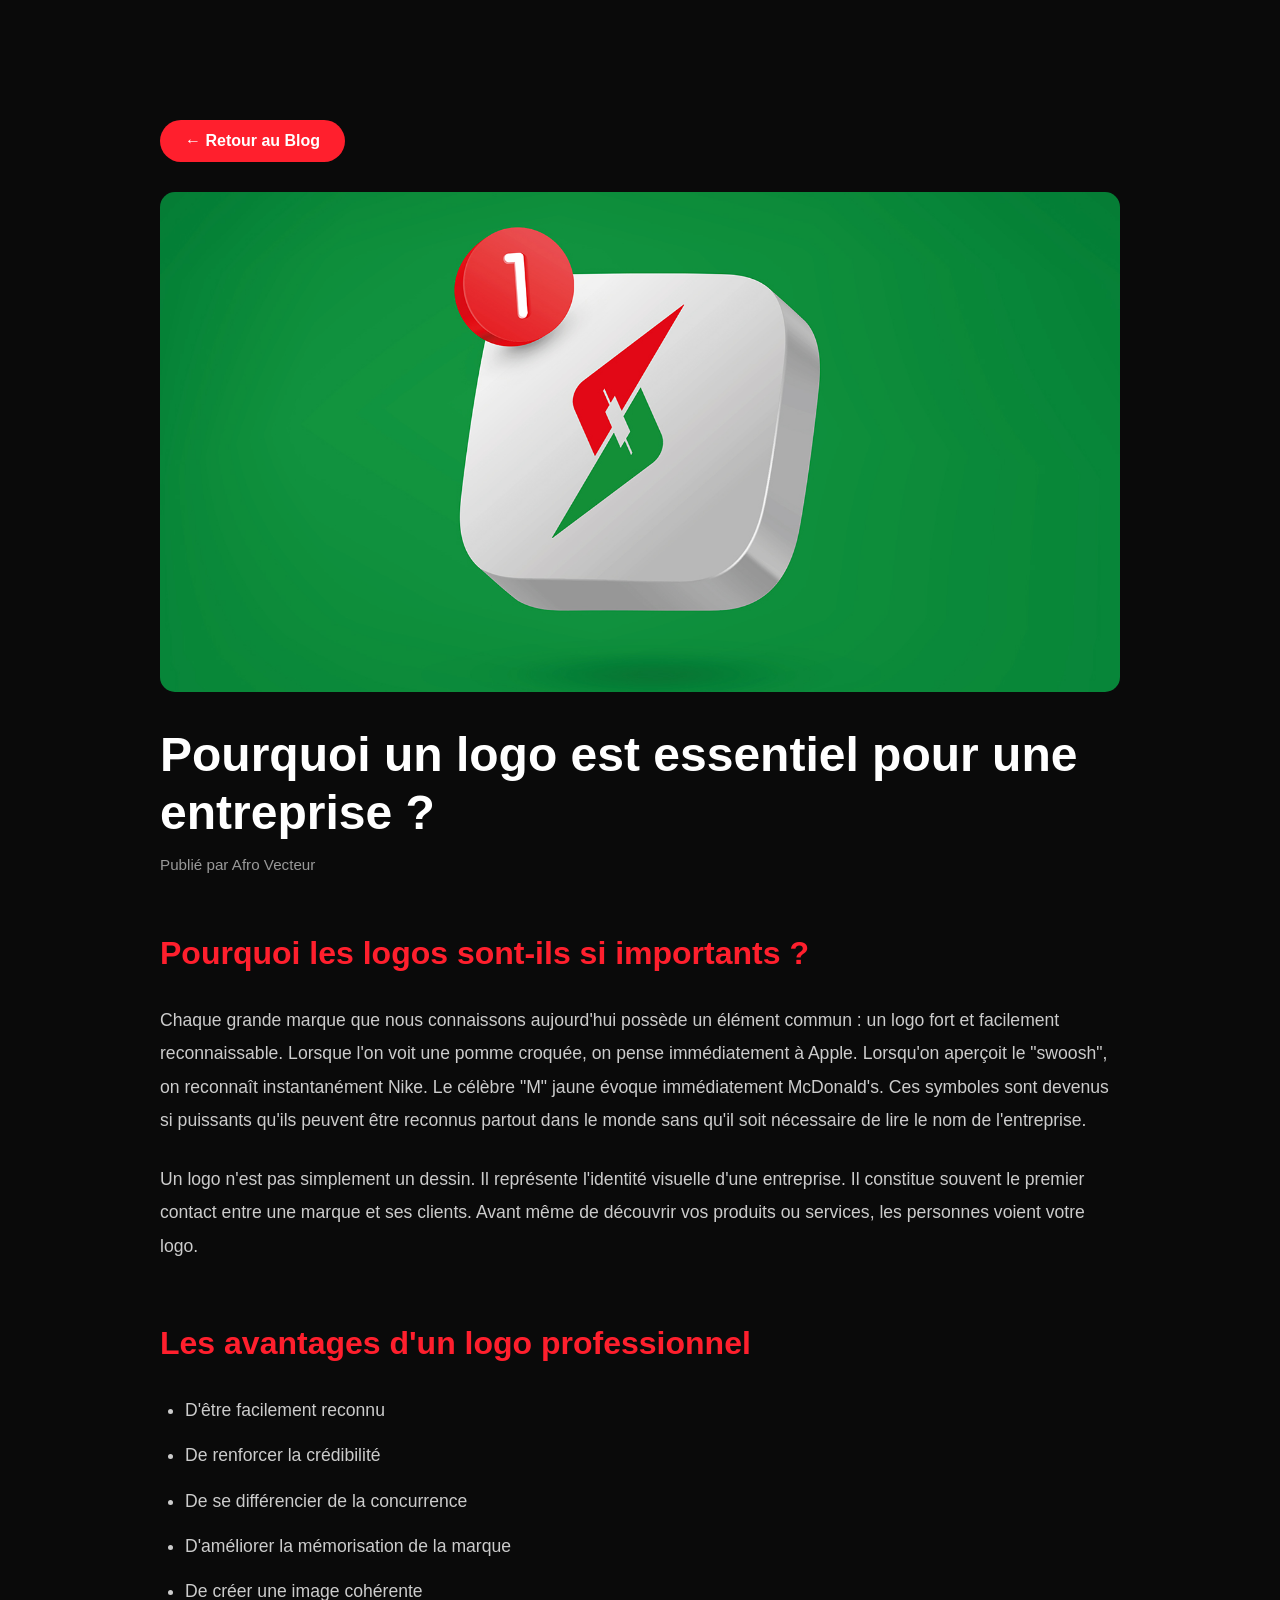
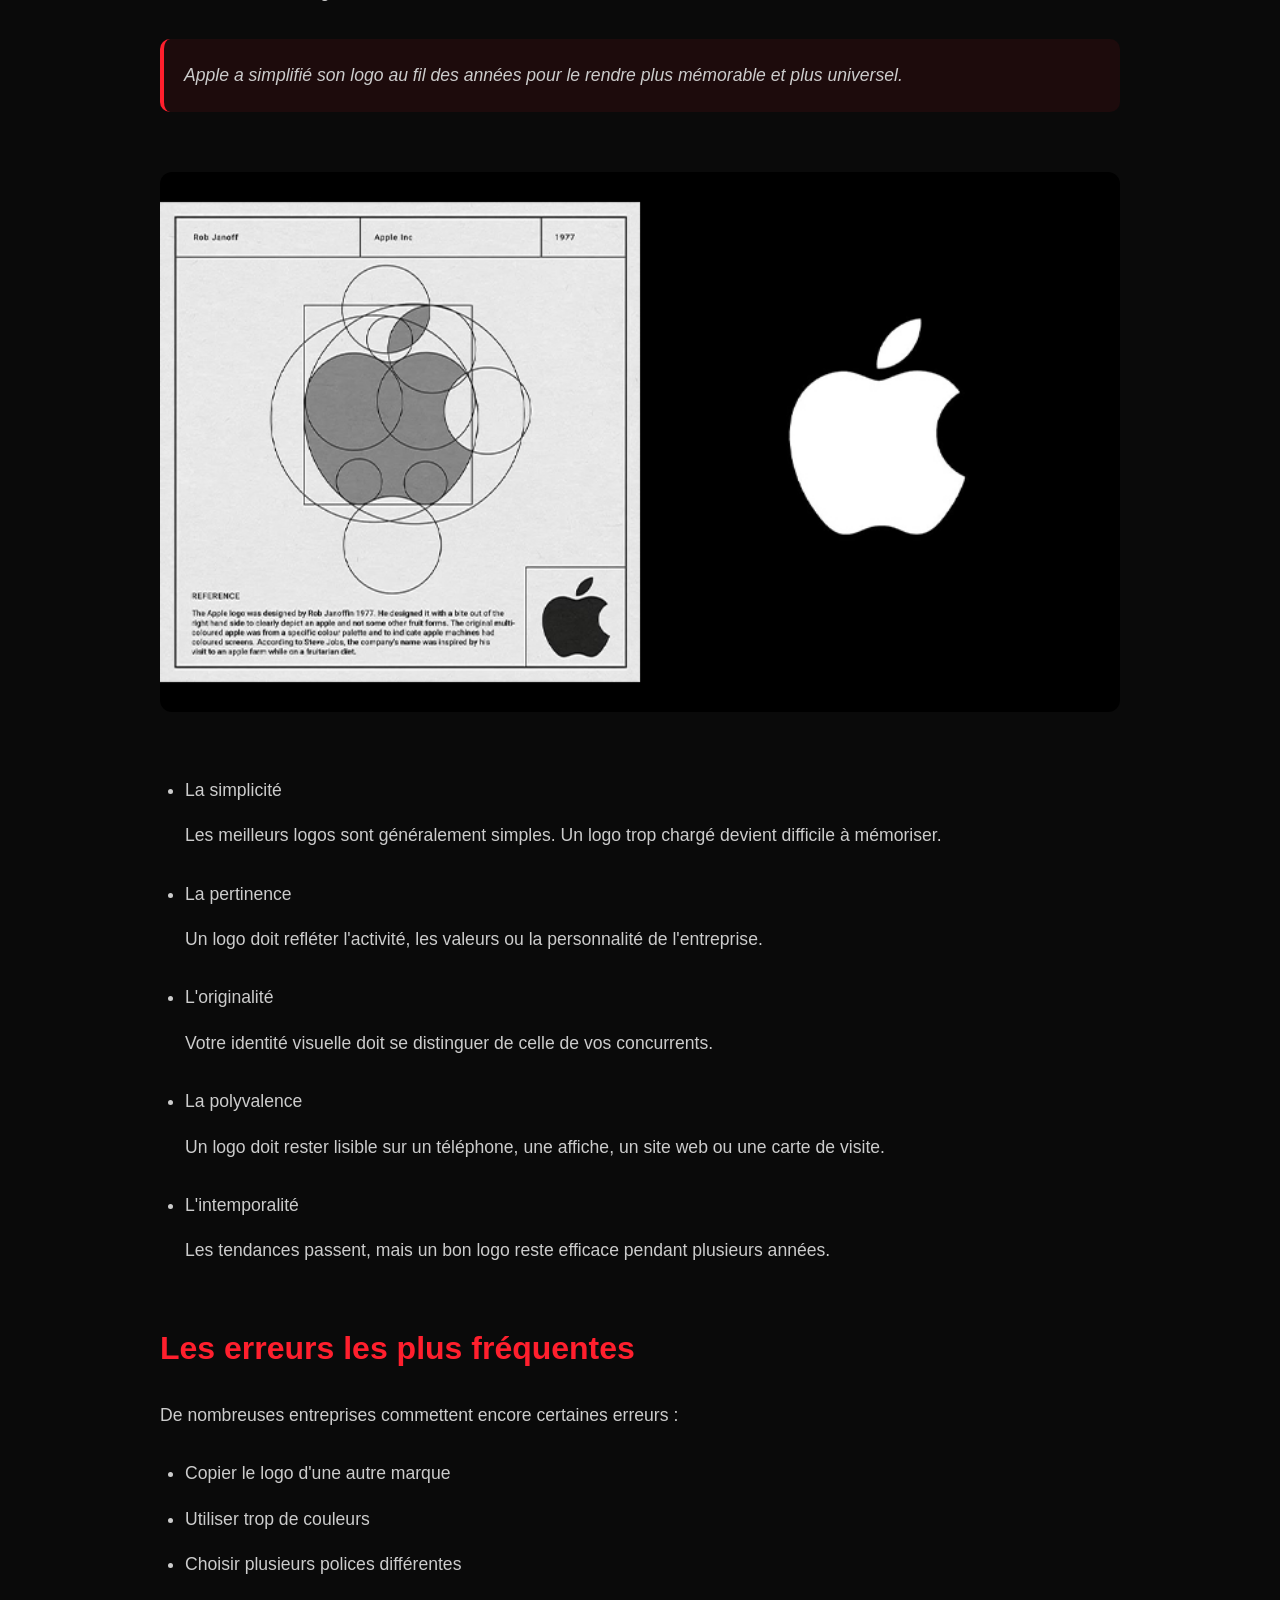
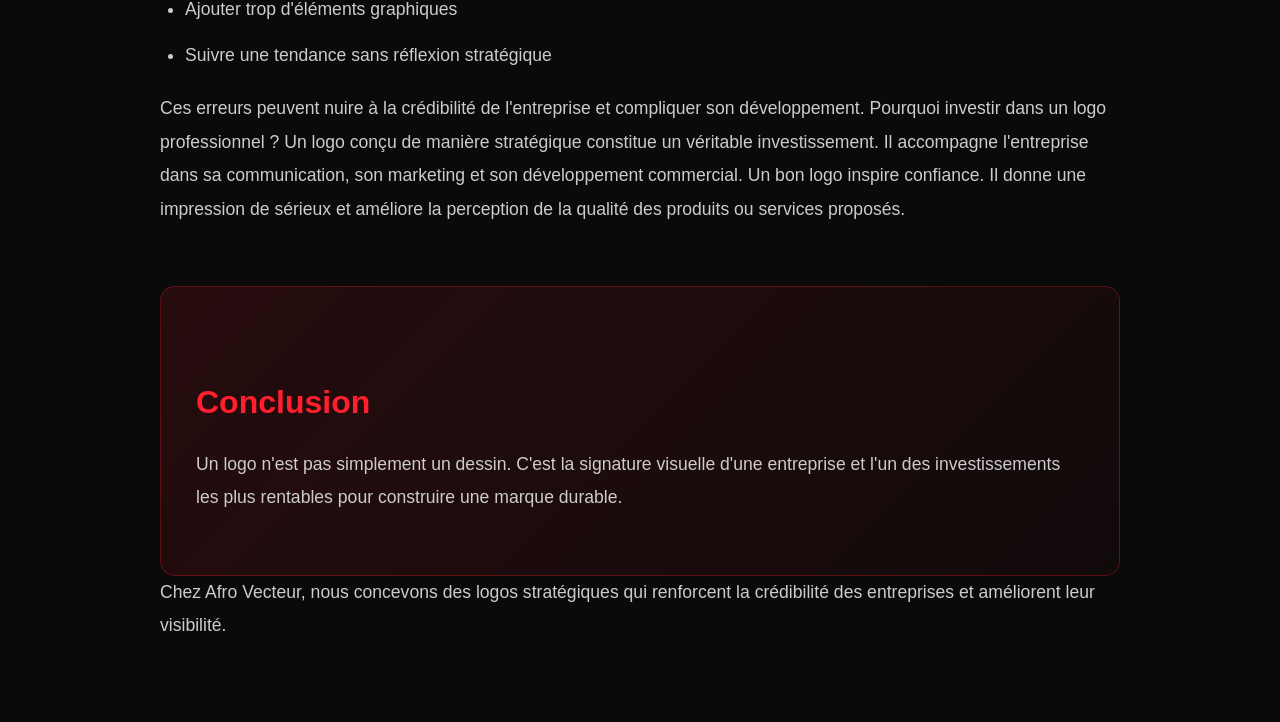
<file: blog/logo-professionnel.html>
<!DOCTYPE html>

<html lang="fr">

<head>

<meta charset="UTF-8">

<meta name="viewport"
content="width=device-width, initial-scale=1.0">

<title>Pourquoi un logo est essentiel pour une entreprise ? | Afro Vecteur</title>

<meta name="description"
content="Découvrez pourquoi un logo professionnel est indispensable pour construire une marque forte, crédible et mémorable.">

<meta name="keywords"
content="logo professionnel, identité visuelle, branding, création logo, Afro Vecteur">

<link rel="stylesheet"
href="../css/style.css">

</head>

<body>

<section class="article-page">

<a
href="../index.html#blog"
class="back-btn">

← Retour au Blog

</a>

<img
src="../images/blog-logo.jpg"
alt="Logo Professionnel"
class="article-image">

<h1>

Pourquoi un logo est essentiel pour une entreprise ?

</h1>

<p class="article-meta">

Publié par Afro Vecteur

</p>

<div class="article-text">

    <h2>Pourquoi les logos sont-ils si importants ?</h2>

<p>


Chaque grande marque que nous connaissons aujourd'hui possède un élément commun : 
un logo fort et facilement reconnaissable.
Lorsque l'on voit une pomme croquée, on pense immédiatement à Apple. 
Lorsqu'on aperçoit le "swoosh", on reconnaît instantanément Nike. 
Le célèbre "M" jaune évoque immédiatement McDonald's. Ces symboles sont devenus 
si puissants qu'ils peuvent être reconnus partout dans le monde sans qu'il soit 
nécessaire de lire le nom de l'entreprise.
</p>
<p>
Un logo n'est pas simplement un dessin. Il représente l'identité visuelle d'une entreprise. 
Il constitue souvent le premier contact entre une marque et ses clients. Avant même de découvrir 
vos produits ou services, les personnes voient votre logo.
</p>

<h2>Les avantages d'un logo professionnel</h2>

<ul>
    <li>D'être facilement reconnu</li>
    <li>De renforcer la crédibilité</li>
    <li>De se différencier de la concurrence</li>
    <li>D'améliorer la mémorisation de la marque</li>
    <li>De créer une image cohérente</li>
</ul>

<blockquote>

Apple a simplifié son logo au fil des années pour le rendre plus mémorable et plus universel.

</blockquote>

<img src="../images/apple-logo-evolution.jpg"
alt="Evolution du logo Apple">

<ul>

<li>La simplicité</li>
<p>
Les meilleurs logos sont généralement simples. Un logo trop chargé devient difficile à mémoriser.
</p>
<li>La pertinence</li>
<p>
Un logo doit refléter l'activité, les valeurs ou la personnalité de l'entreprise.
</p>
<li>L'originalité</li>
<p>
Votre identité visuelle doit se distinguer de celle de vos concurrents.
</p>
<li>La polyvalence</li>
<p>
Un logo doit rester lisible sur un téléphone, une affiche, un site web ou une carte de visite.
</p>
<li>L'intemporalité</li>
<p>Les tendances passent, mais un bon logo reste efficace pendant plusieurs années.</p>
</ul>



<h2>Les erreurs les plus fréquentes</h2>
<p>
De nombreuses entreprises commettent encore certaines erreurs :
</p>
<ul>
    <li>Copier le logo d'une autre marque</li>
    <li>Utiliser trop de couleurs</li>
    <li>Choisir plusieurs polices différentes</li>
    <li>Ajouter trop d'éléments graphiques</li>
    <li>Suivre une tendance sans réflexion stratégique</li>
</ul>
<p>
Ces erreurs peuvent nuire à la crédibilité de l'entreprise et compliquer son développement.

Pourquoi investir dans un logo professionnel ?

Un logo conçu de manière stratégique constitue un véritable investissement. Il accompagne 
l'entreprise dans sa communication, son marketing et son développement commercial.

Un bon logo inspire confiance. Il donne une impression de sérieux et améliore la perception 
de la qualité des produits ou services proposés.
</p>
<div class="article-conclusion">

    <h2>Conclusion</h2>

    <p>

        Un logo n'est pas simplement un dessin. C'est la signature visuelle d'une entreprise et l'un des investissements les plus rentables pour construire une marque durable.

    </p>

</div>
<p>

Chez Afro Vecteur, nous concevons des logos stratégiques qui renforcent la crédibilité des entreprises et améliorent leur visibilité.

</p>

</section>

</body>

</html>
</file>
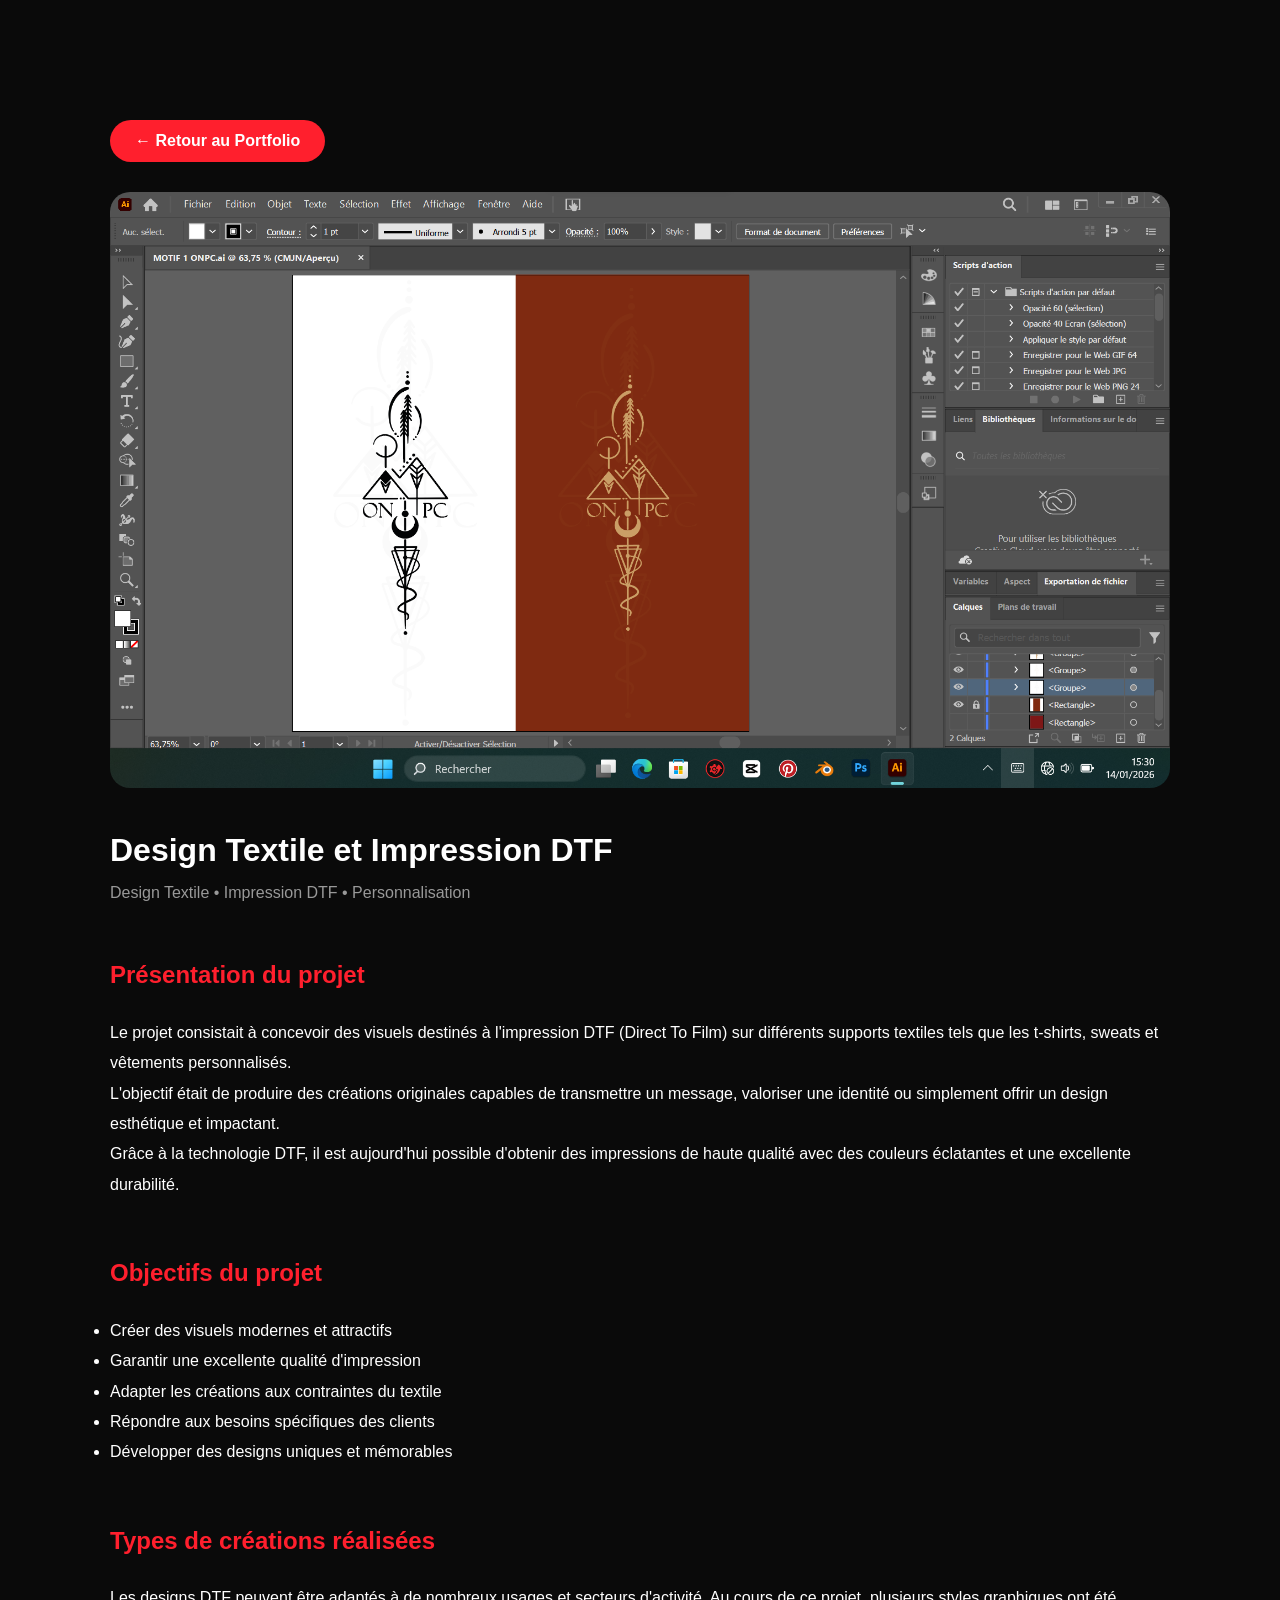
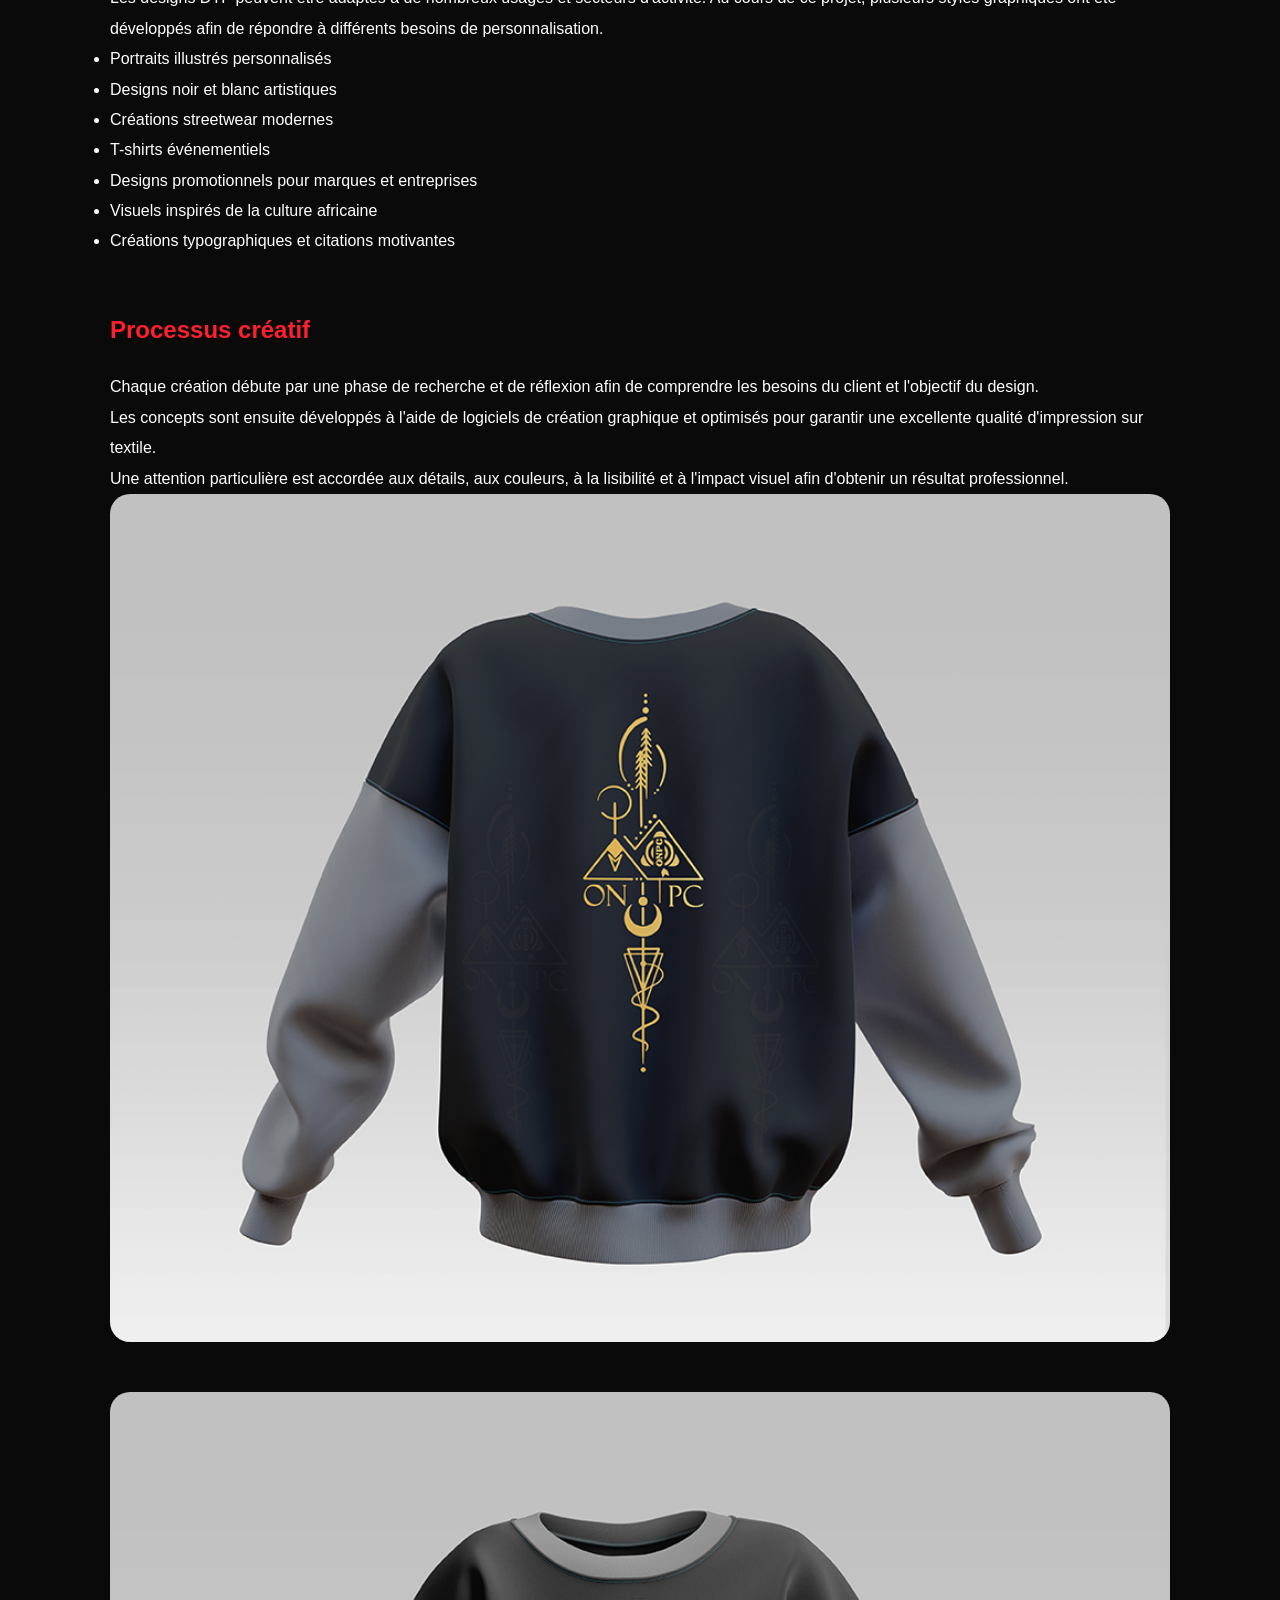
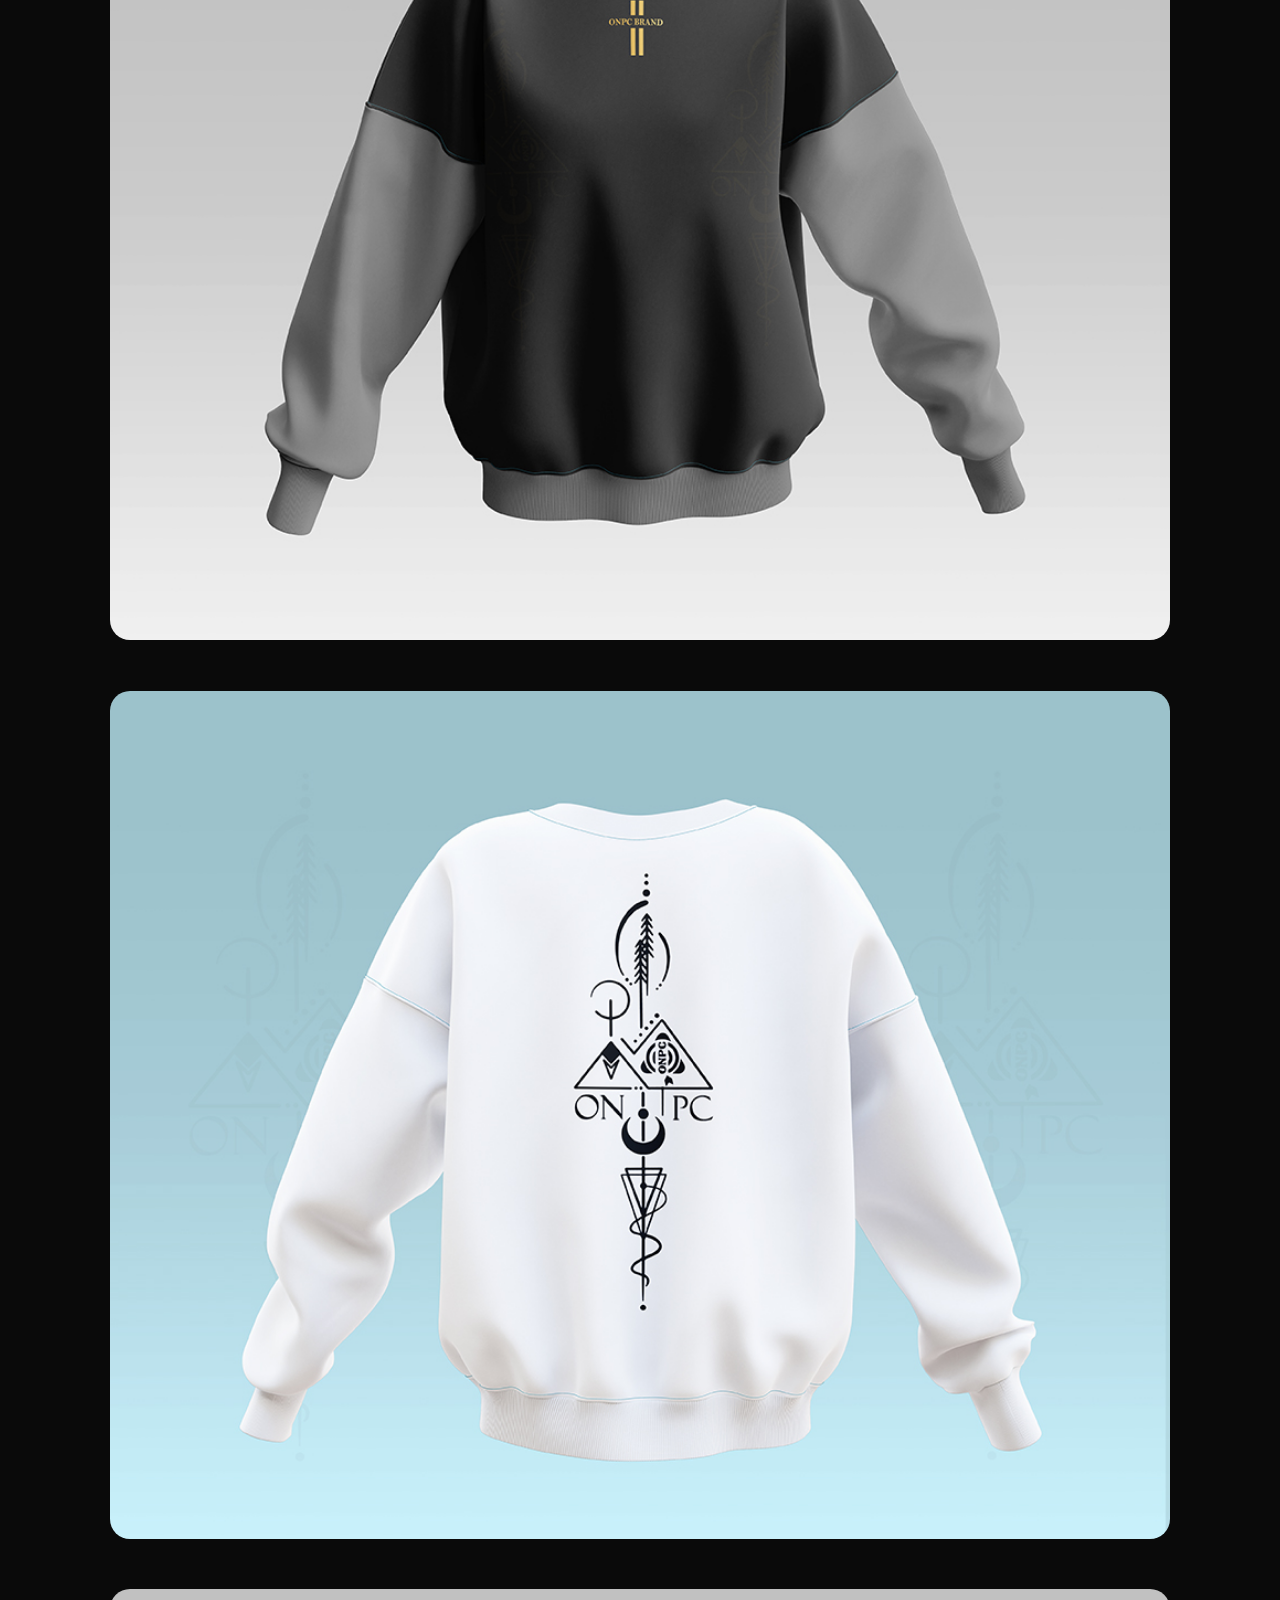
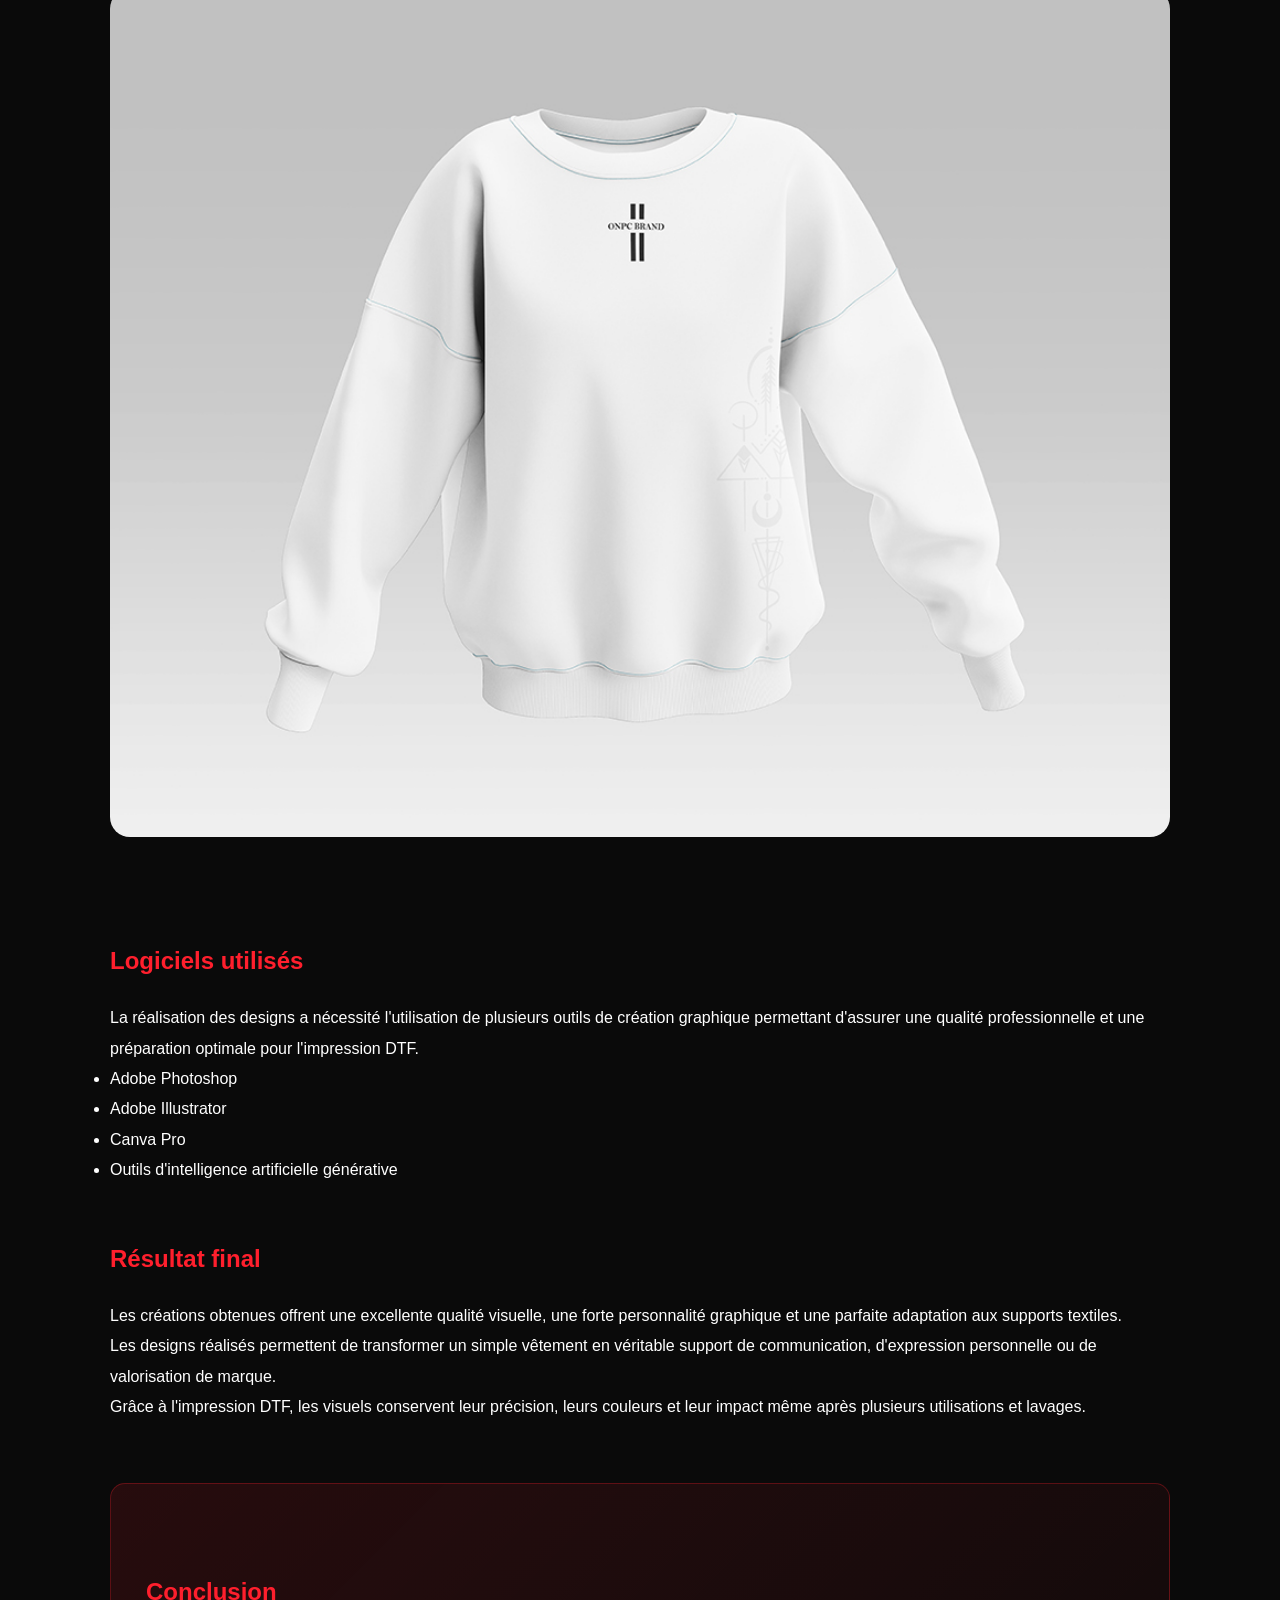
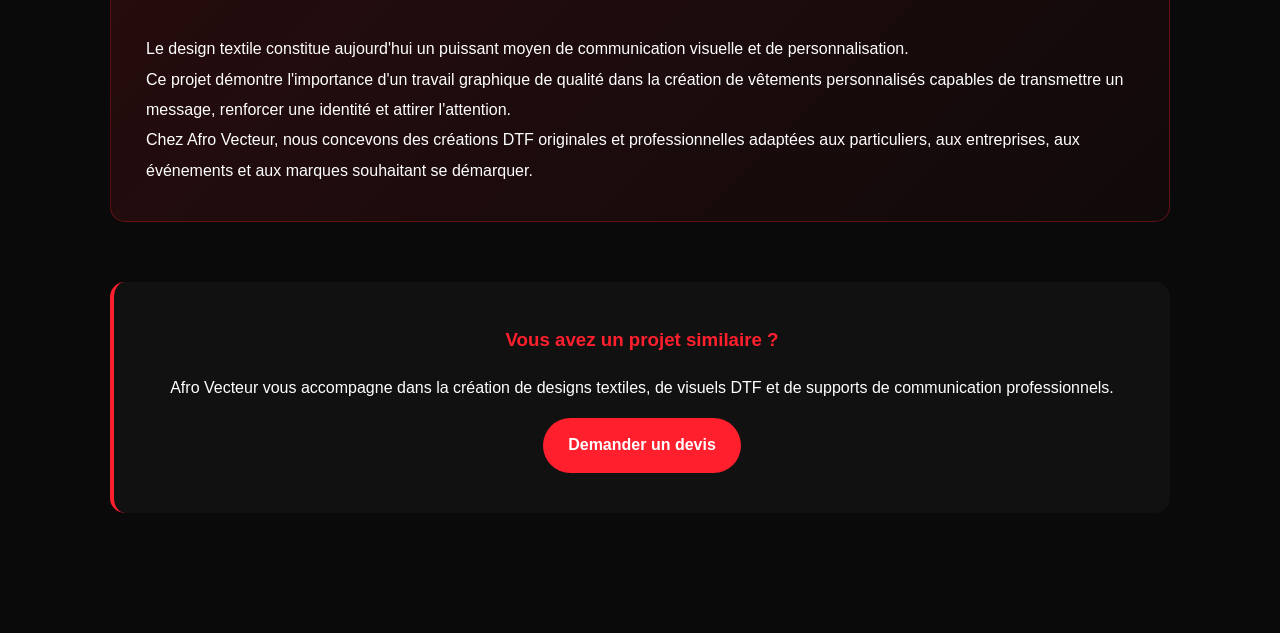
<file: portfolio/design-dtf.html>
<!DOCTYPE html>
<html lang="fr">

<head>

<meta charset="UTF-8">

<meta name="viewport" content="width=device-width, initial-scale=1.0">

<title>Design Textile et Impression DTF | Afro Vecteur</title>

<meta name="description"
content="Découvrez nos créations de designs textiles et impressions DTF personnalisées réalisées par Afro Vecteur.">

<link rel="stylesheet" href="../css/style.css">

</head>

<body>

<section class="project-page">

<a href="../index.html#portfolio"
class="back-btn">

← Retour au Portfolio

</a>

 <img
src="../images/dtf-cover.jpg"
alt="Design DTF"
class="project-cover">

<h1>
Design Textile et Impression DTF
</h1>

<p class="project-meta">

Design Textile • Impression DTF • Personnalisation

</p>

<div class="project-content">

<!-- CONTENU DU PROJET ICI -->
 <h2>
Présentation du projet
</h2>

<p>

Le projet consistait à concevoir des visuels destinés à l'impression DTF (Direct To Film) sur différents supports textiles tels que les t-shirts, sweats et vêtements personnalisés.

</p>

<p>

L'objectif était de produire des créations originales capables de transmettre un message, valoriser une identité ou simplement offrir un design esthétique et impactant.

</p>

<p>

Grâce à la technologie DTF, il est aujourd'hui possible d'obtenir des impressions de haute qualité avec des couleurs éclatantes et une excellente durabilité.

</p>

<h2>
Objectifs du projet
</h2>

<ul>

<li>Créer des visuels modernes et attractifs</li>

<li>Garantir une excellente qualité d'impression</li>

<li>Adapter les créations aux contraintes du textile</li>

<li>Répondre aux besoins spécifiques des clients</li>

<li>Développer des designs uniques et mémorables</li>

</ul>

<h2>
Types de créations réalisées
</h2>

<p>

Les designs DTF peuvent être adaptés à de nombreux usages et secteurs d'activité. Au cours de ce projet, plusieurs styles graphiques ont été développés afin de répondre à différents besoins de personnalisation.

</p>

<ul>

<li>Portraits illustrés personnalisés</li>

<li>Designs noir et blanc artistiques</li>

<li>Créations streetwear modernes</li>

<li>T-shirts événementiels</li>

<li>Designs promotionnels pour marques et entreprises</li>

<li>Visuels inspirés de la culture africaine</li>

<li>Créations typographiques et citations motivantes</li>

</ul>

<h2>
Processus créatif
</h2>

<p>

Chaque création débute par une phase de recherche et de réflexion afin de comprendre les besoins du client et l'objectif du design.

</p>

<p>

Les concepts sont ensuite développés à l'aide de logiciels de création graphique et optimisés pour garantir une excellente qualité d'impression sur textile.

</p>

<p>

Une attention particulière est accordée aux détails, aux couleurs, à la lisibilité et à l'impact visuel afin d'obtenir un résultat professionnel.

</p>

<img
src="../images/dtf-mockup.jpg"
alt="Mockup Design DTF"
class="project-cover">

<img
src="../images/dtf-mockup1.jpg"
alt="Mockup Design DTF"
class="project-cover">

<img
src="../images/dtf-mockup2.jpg"
alt="Mockup Design DTF"
class="project-cover">

<img
src="../images/dtf-mockup3.jpg"
alt="Mockup Design DTF"
class="project-cover">

<h2>
Logiciels utilisés
</h2>

<p>

La réalisation des designs a nécessité l'utilisation de plusieurs outils de création graphique permettant d'assurer une qualité professionnelle et une préparation optimale pour l'impression DTF.

</p>

<ul>

<li>Adobe Photoshop</li>

<li>Adobe Illustrator</li>

<li>Canva Pro</li>

<li>Outils d'intelligence artificielle générative</li>

</ul>

<h2>
Résultat final
</h2>

<p>

Les créations obtenues offrent une excellente qualité visuelle, une forte personnalité graphique et une parfaite adaptation aux supports textiles.

</p>

<p>

Les designs réalisés permettent de transformer un simple vêtement en véritable support de communication, d'expression personnelle ou de valorisation de marque.

</p>

<p>

Grâce à l'impression DTF, les visuels conservent leur précision, leurs couleurs et leur impact même après plusieurs utilisations et lavages.

</p>

<div class="article-conclusion">

<h2>
Conclusion
</h2>

<p>

Le design textile constitue aujourd'hui un puissant moyen de communication visuelle et de personnalisation.

</p>

<p>

Ce projet démontre l'importance d'un travail graphique de qualité dans la création de vêtements personnalisés capables de transmettre un message, renforcer une identité et attirer l'attention.

</p>

<p>

Chez Afro Vecteur, nous concevons des créations DTF originales et professionnelles adaptées aux particuliers, aux entreprises, aux événements et aux marques souhaitant se démarquer.

</p>

</div>

<div class="project-cta">

<h3>
Vous avez un projet similaire ?
</h3>

<p>

Afro Vecteur vous accompagne dans la création de designs textiles, de visuels DTF et de supports de communication professionnels.

</p>

<a
href="../index.html#contact"
class="btn-project">

Demander un devis

</a>

</div>

</div>

</section>

</body>

</html>
</file>
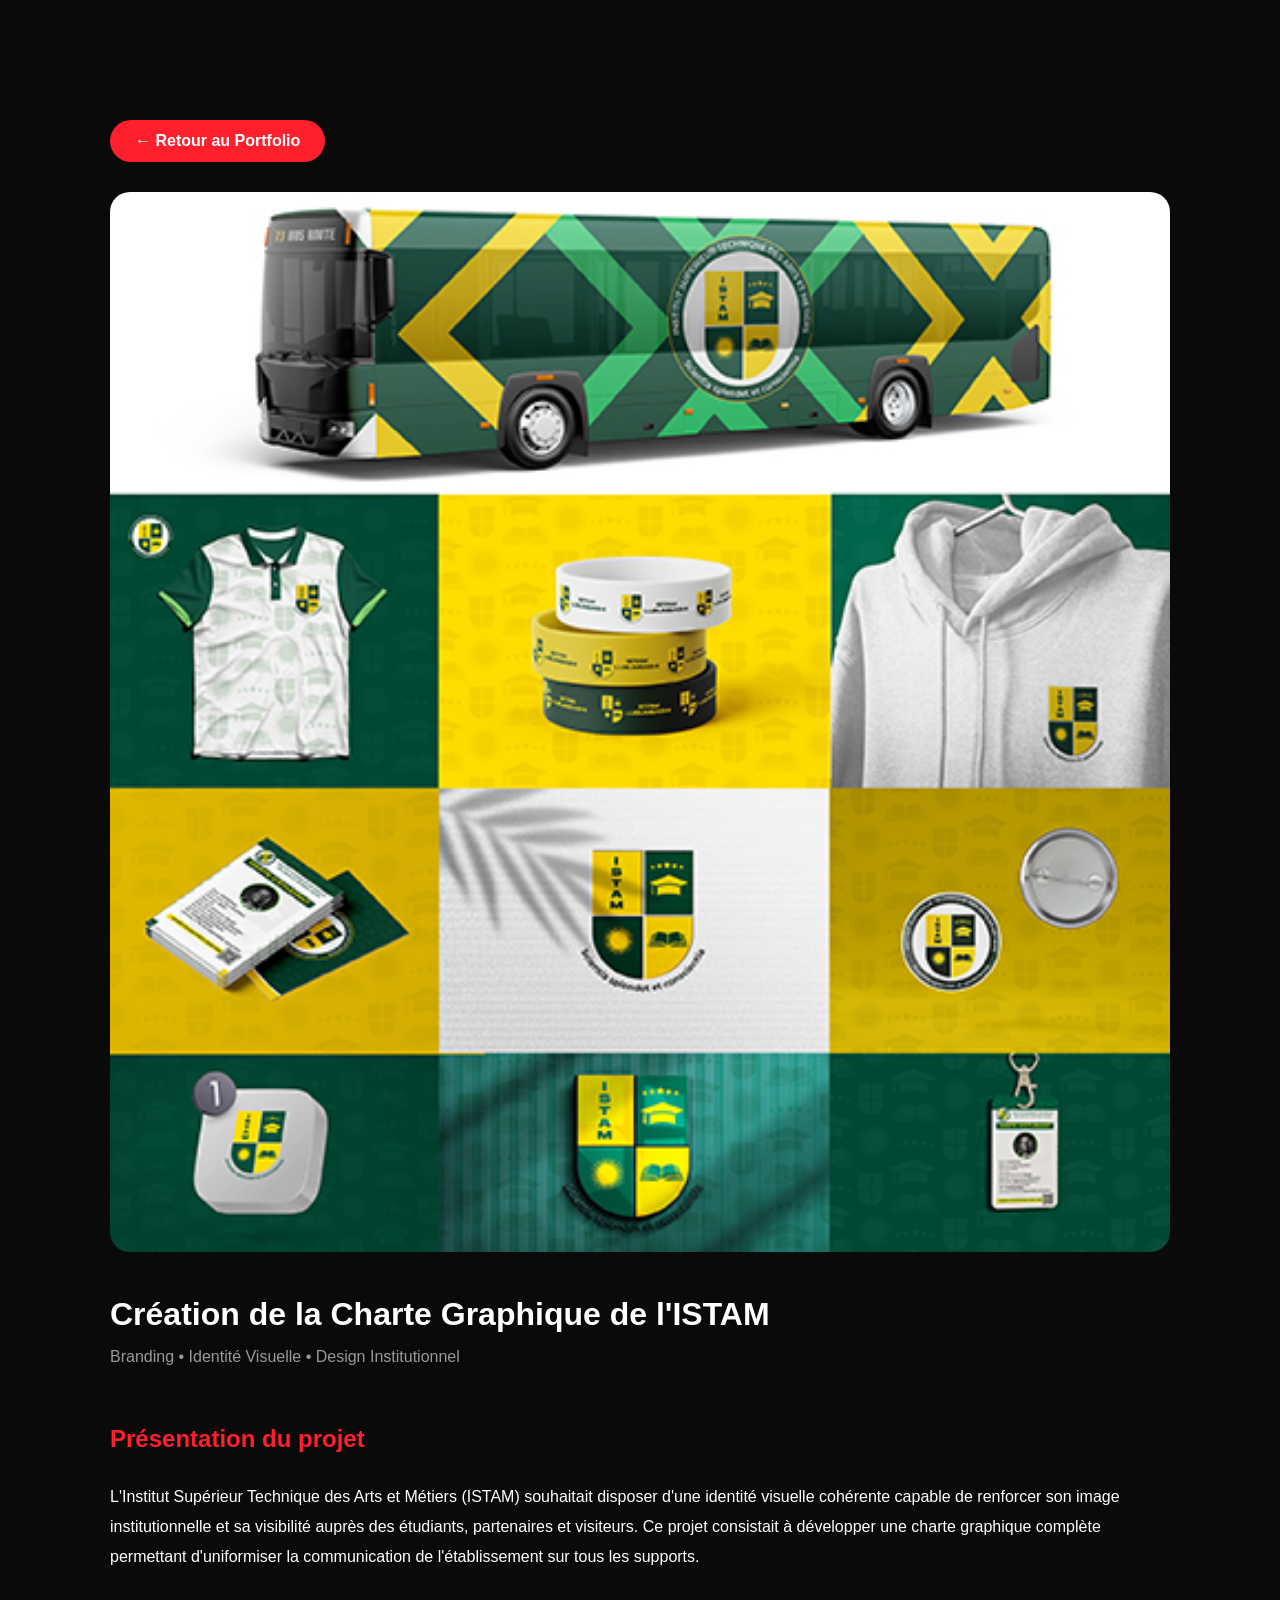
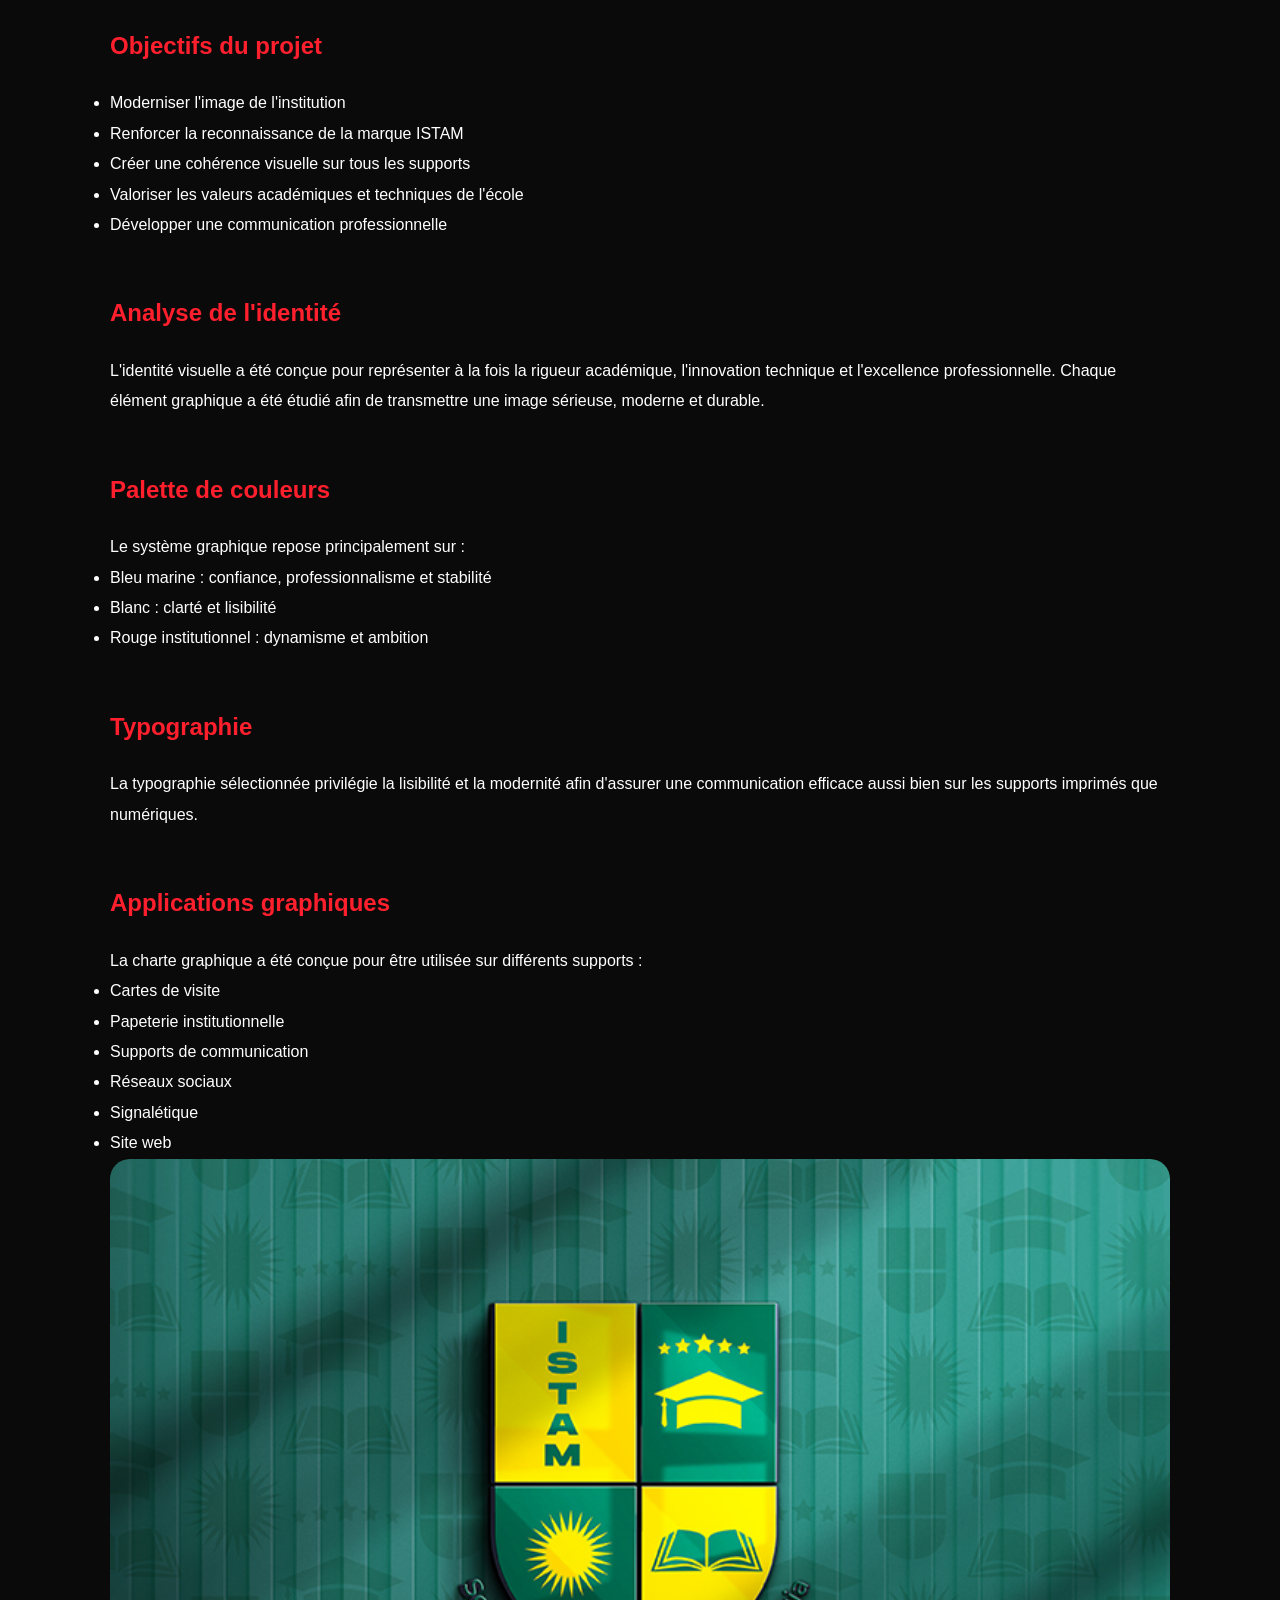
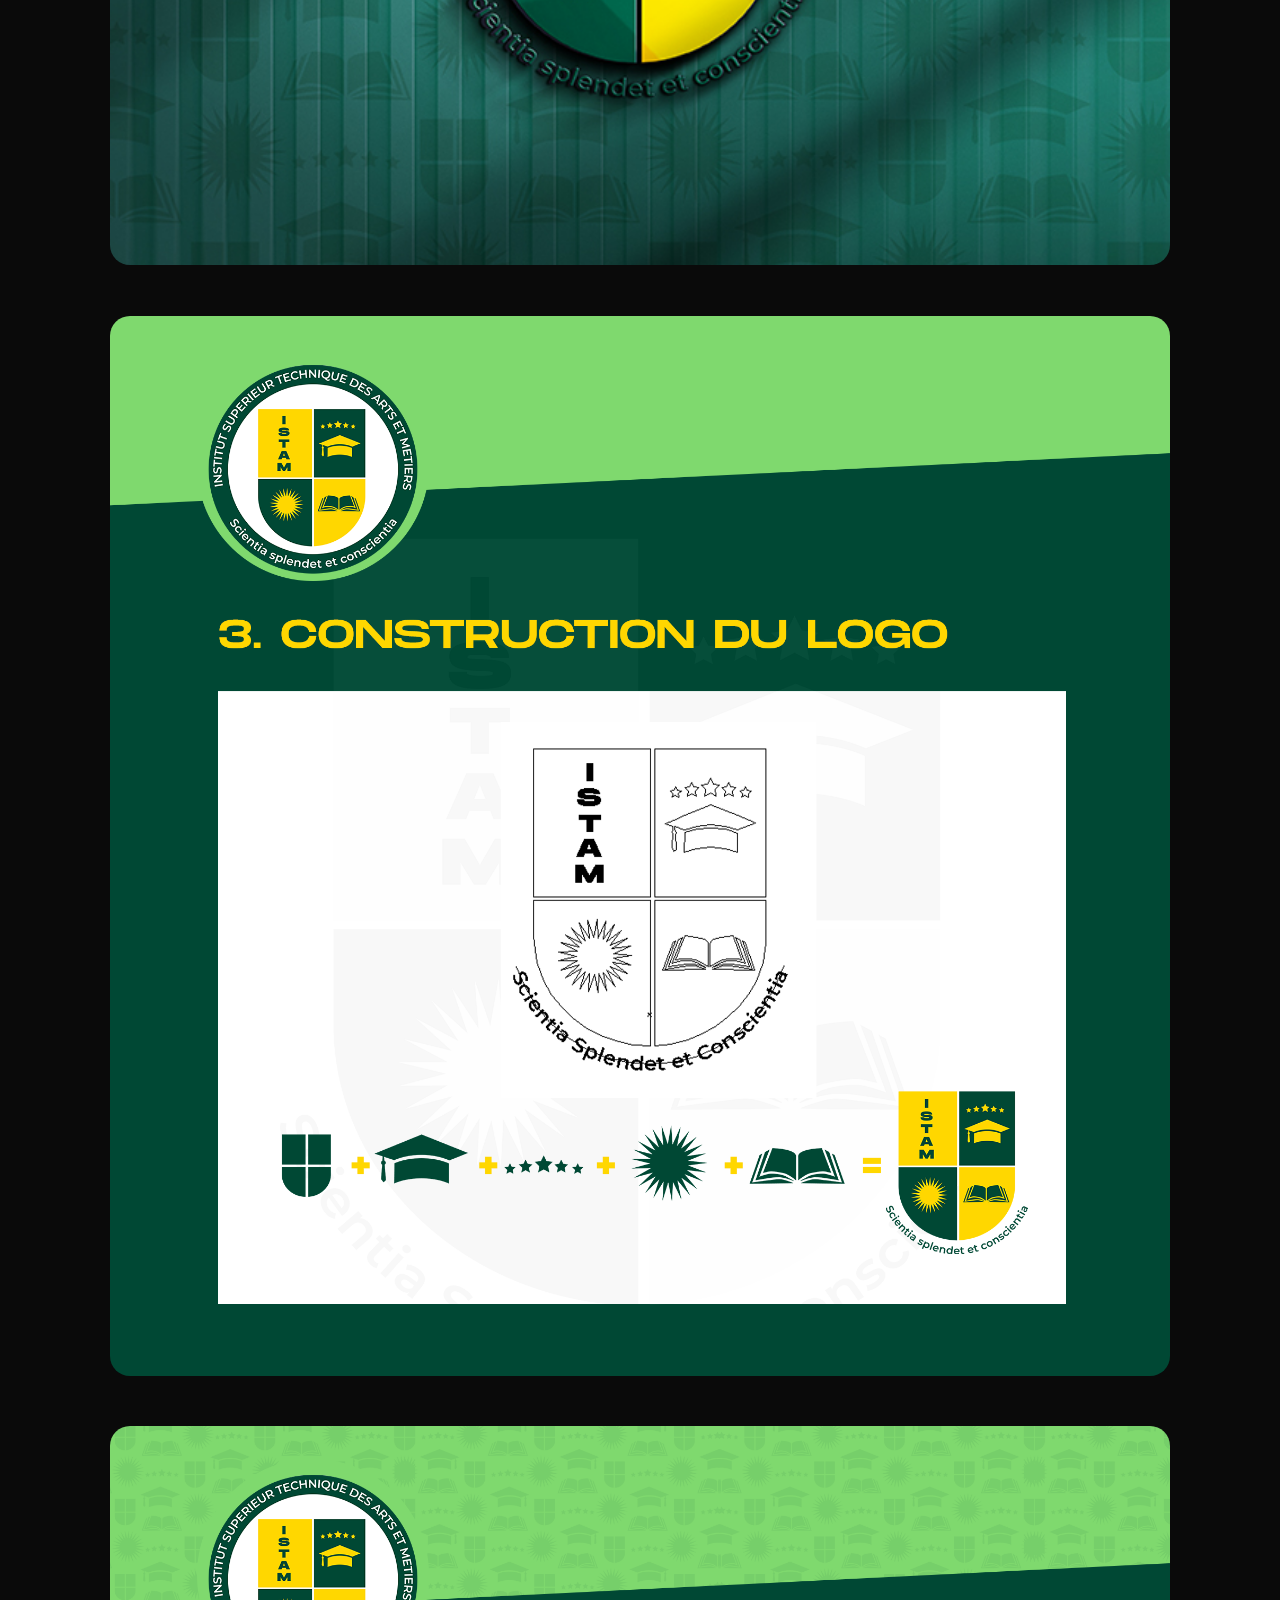
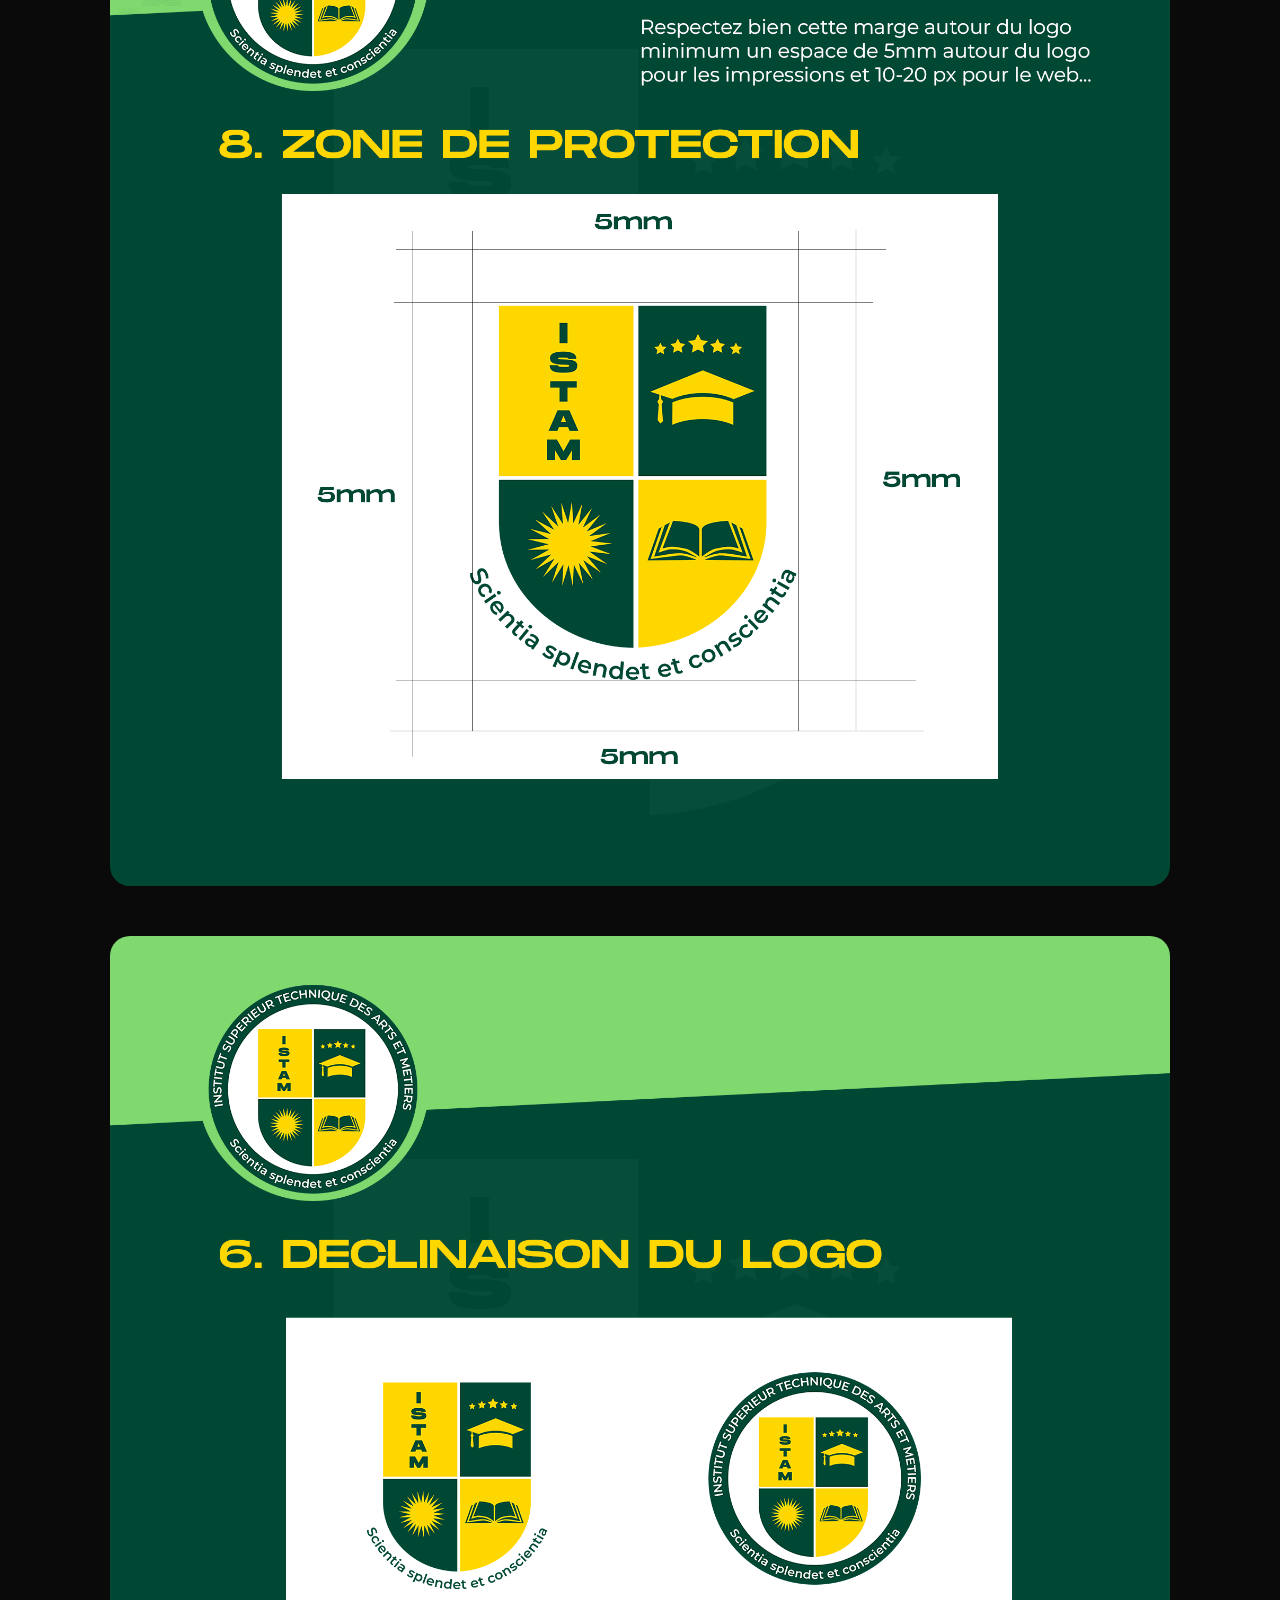
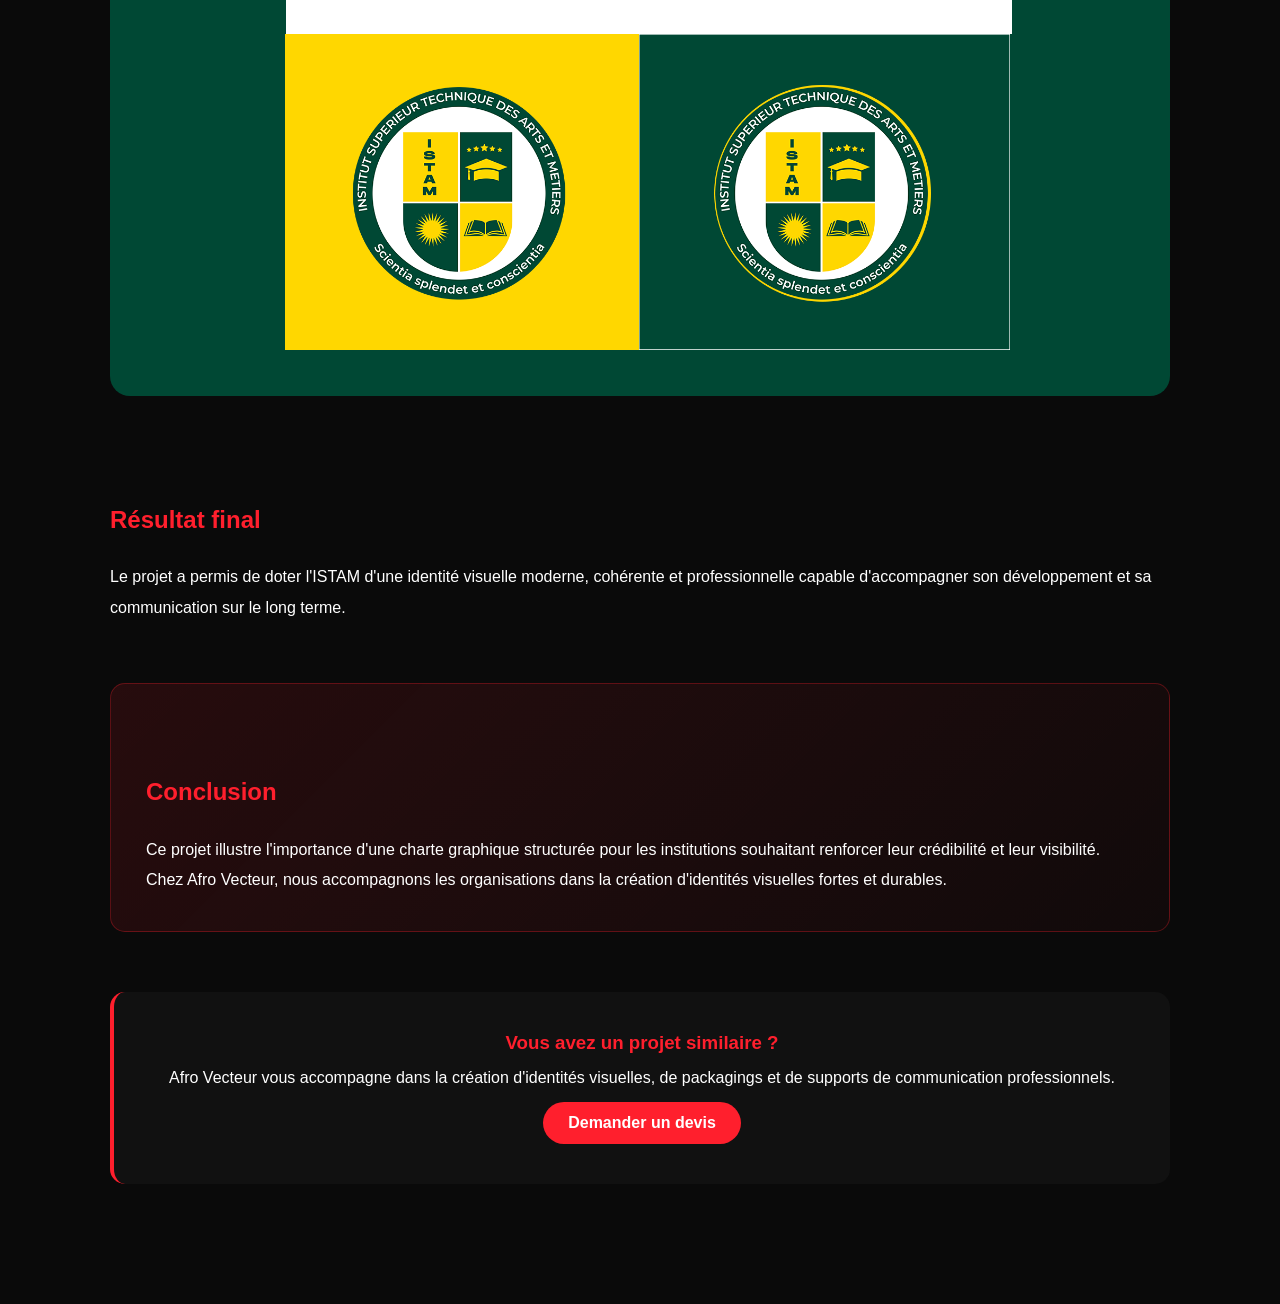
<file: portfolio/istam-branding.html>
<!DOCTYPE html>

<html lang="fr">

<head>

<meta charset="UTF-8">

<meta name="viewport" content="width=device-width, initial-scale=1.0">

<title>Charte Graphique ISTAM | Afro Vecteur</title>

<meta name="description"
content="Découvrez le projet de création de la charte graphique de l'Institut Supérieur Technique des Arts et Métiers (ISTAM), réalisé par Afro Vecteur.">

<link rel="stylesheet" href="../css/style.css">

</head>

<body>

<section class="project-page">

<a href="../index.html#portfolio" class="back-btn">

← Retour au Portfolio

</a>

<img
src="../images/istam-cover.jpg"
alt="Projet ISTAM"
class="project-cover">

<h1>
Création de la Charte Graphique de l'ISTAM
</h1>


<p class="project-meta">

Branding • Identité Visuelle • Design Institutionnel

</p>

<div class="project-content">

<h2>Présentation du projet</h2>

<p>

L'Institut Supérieur Technique des Arts et Métiers (ISTAM) souhaitait disposer d'une identité visuelle cohérente capable de renforcer son image institutionnelle et sa visibilité auprès des étudiants, partenaires et visiteurs.

Ce projet consistait à développer une charte graphique complète permettant d'uniformiser la communication de l'établissement sur tous les supports.

</p>

<h2>Objectifs du projet</h2>

<ul>

<li>Moderniser l'image de l'institution</li>

<li>Renforcer la reconnaissance de la marque ISTAM</li>

<li>Créer une cohérence visuelle sur tous les supports</li>

<li>Valoriser les valeurs académiques et techniques de l'école</li>

<li>Développer une communication professionnelle</li>

</ul>

<h2>Analyse de l'identité</h2>

<p>

L'identité visuelle a été conçue pour représenter à la fois la rigueur académique, l'innovation technique et l'excellence professionnelle.

Chaque élément graphique a été étudié afin de transmettre une image sérieuse, moderne et durable.

</p>

<h2>Palette de couleurs</h2>

<p>

Le système graphique repose principalement sur :

</p>

<ul>

<li>Bleu marine : confiance, professionnalisme et stabilité</li>

<li>Blanc : clarté et lisibilité</li>

<li>Rouge institutionnel : dynamisme et ambition</li>

</ul>

<h2>Typographie</h2>

<p>

La typographie sélectionnée privilégie la lisibilité et la modernité afin d'assurer une communication efficace aussi bien sur les supports imprimés que numériques.

</p>

<h2>Applications graphiques</h2>

<p>

La charte graphique a été conçue pour être utilisée sur différents supports :

</p>

<ul>

<li>Cartes de visite</li>

<li>Papeterie institutionnelle</li>

<li>Supports de communication</li>

<li>Réseaux sociaux</li>

<li>Signalétique</li>

<li>Site web</li>

</ul>

<img
src="../images/istam-mockup.jpg"
alt="Mockup ISTAM"
class="project-cover">

<img
src="../images/CHARTE ISTAM CONSTRUCTION DU LOGO.png"
alt="Mockup ISTAM"
class="project-cover">

<img
src="../images/CHARTE ISTAM ZONE DE PROTECTION.png"
alt="Mockup ISTAM"
class="project-cover">

<img
src="../images/CHARTE ISTAM DECLINAISON.png"
alt="Mockup ISTAM"
class="project-cover">



<h2>Résultat final</h2>

<p>

Le projet a permis de doter l'ISTAM d'une identité visuelle moderne, cohérente et professionnelle capable d'accompagner son développement et sa communication sur le long terme.

</p>

<div class="article-conclusion">

<h2>Conclusion</h2>

<p>

Ce projet illustre l'importance d'une charte graphique structurée pour les institutions souhaitant renforcer leur crédibilité et leur visibilité.

Chez Afro Vecteur, nous accompagnons les organisations dans la création d'identités visuelles fortes et durables.

</p>

</div>

</div>

<div class="project-cta">

    <h3>Vous avez un projet similaire ?</h3>

    <p>
        Afro Vecteur vous accompagne dans la création d'identités visuelles, de packagings et de supports de communication professionnels.
    </p>

    <a href="../index.html#contact"
    class="btn-project">

    Demander un devis

    </a>

</div>

</section>



</body>

</html>
</file>
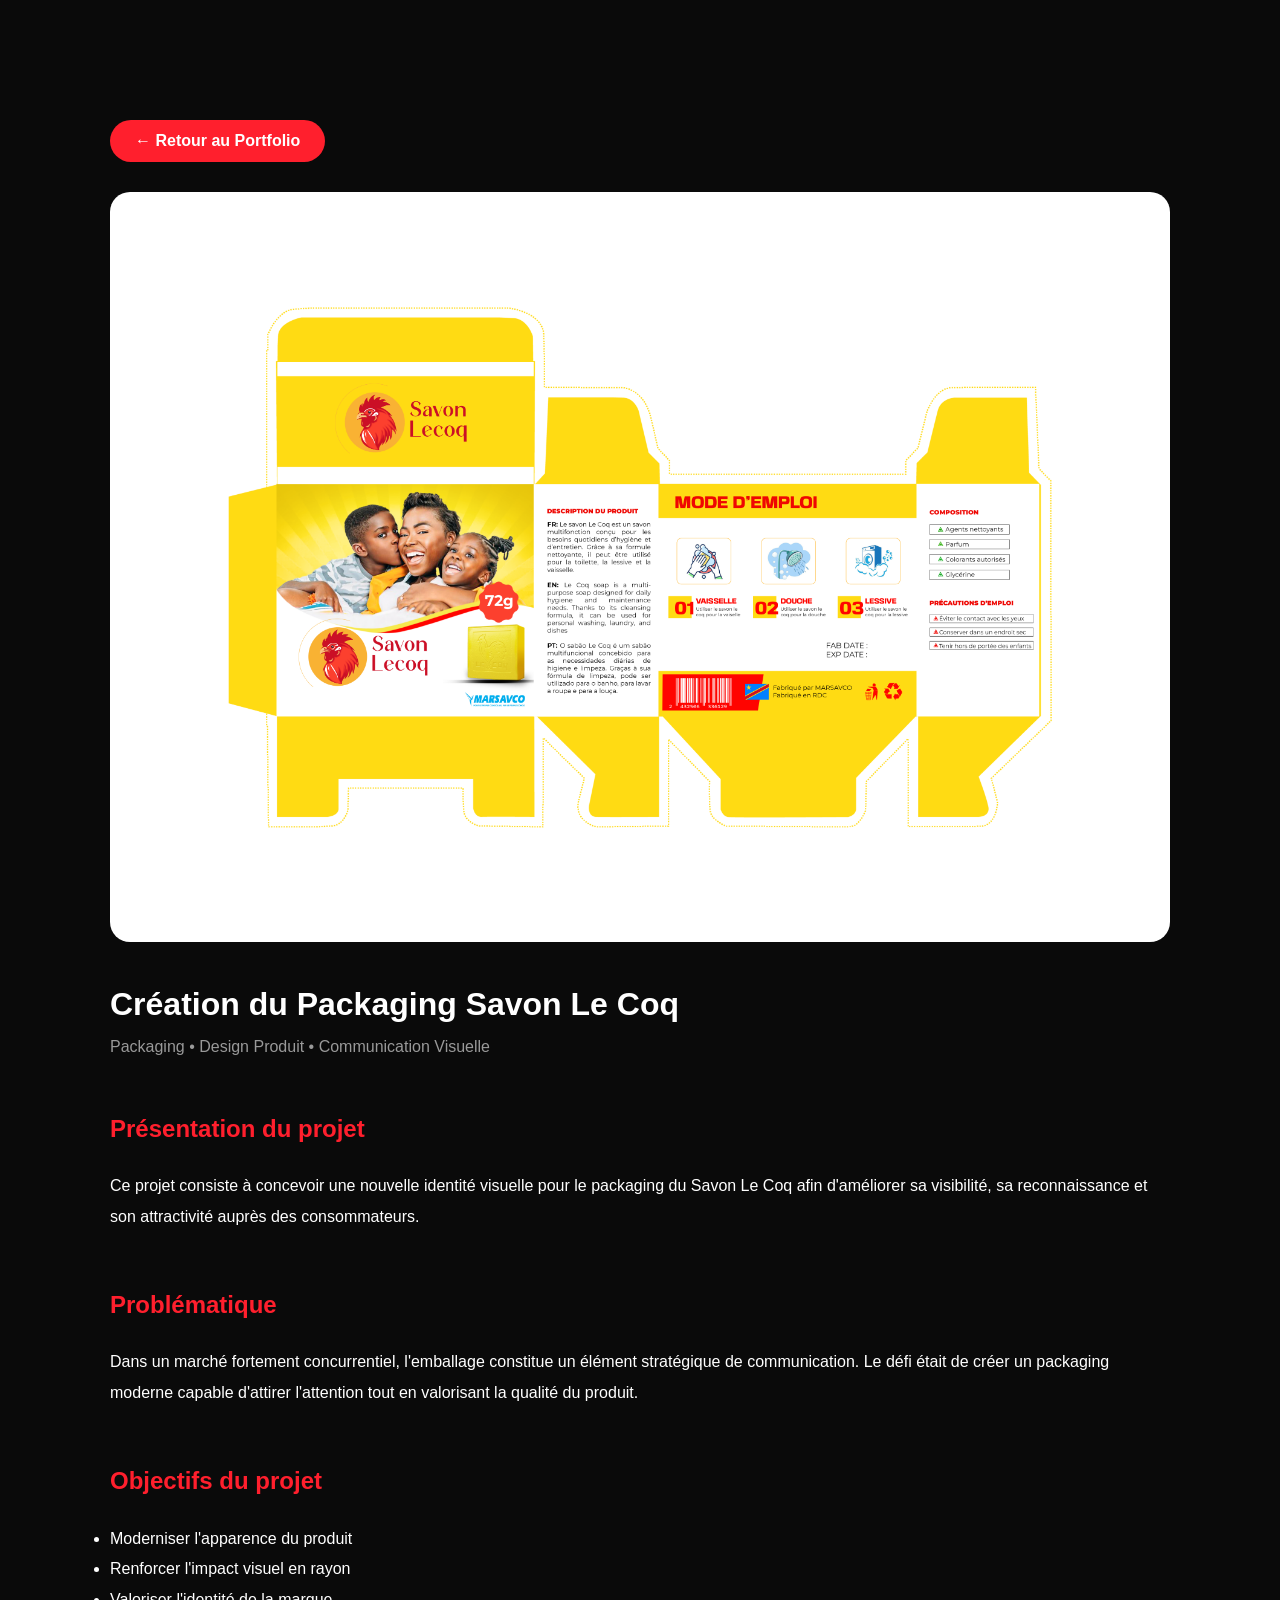
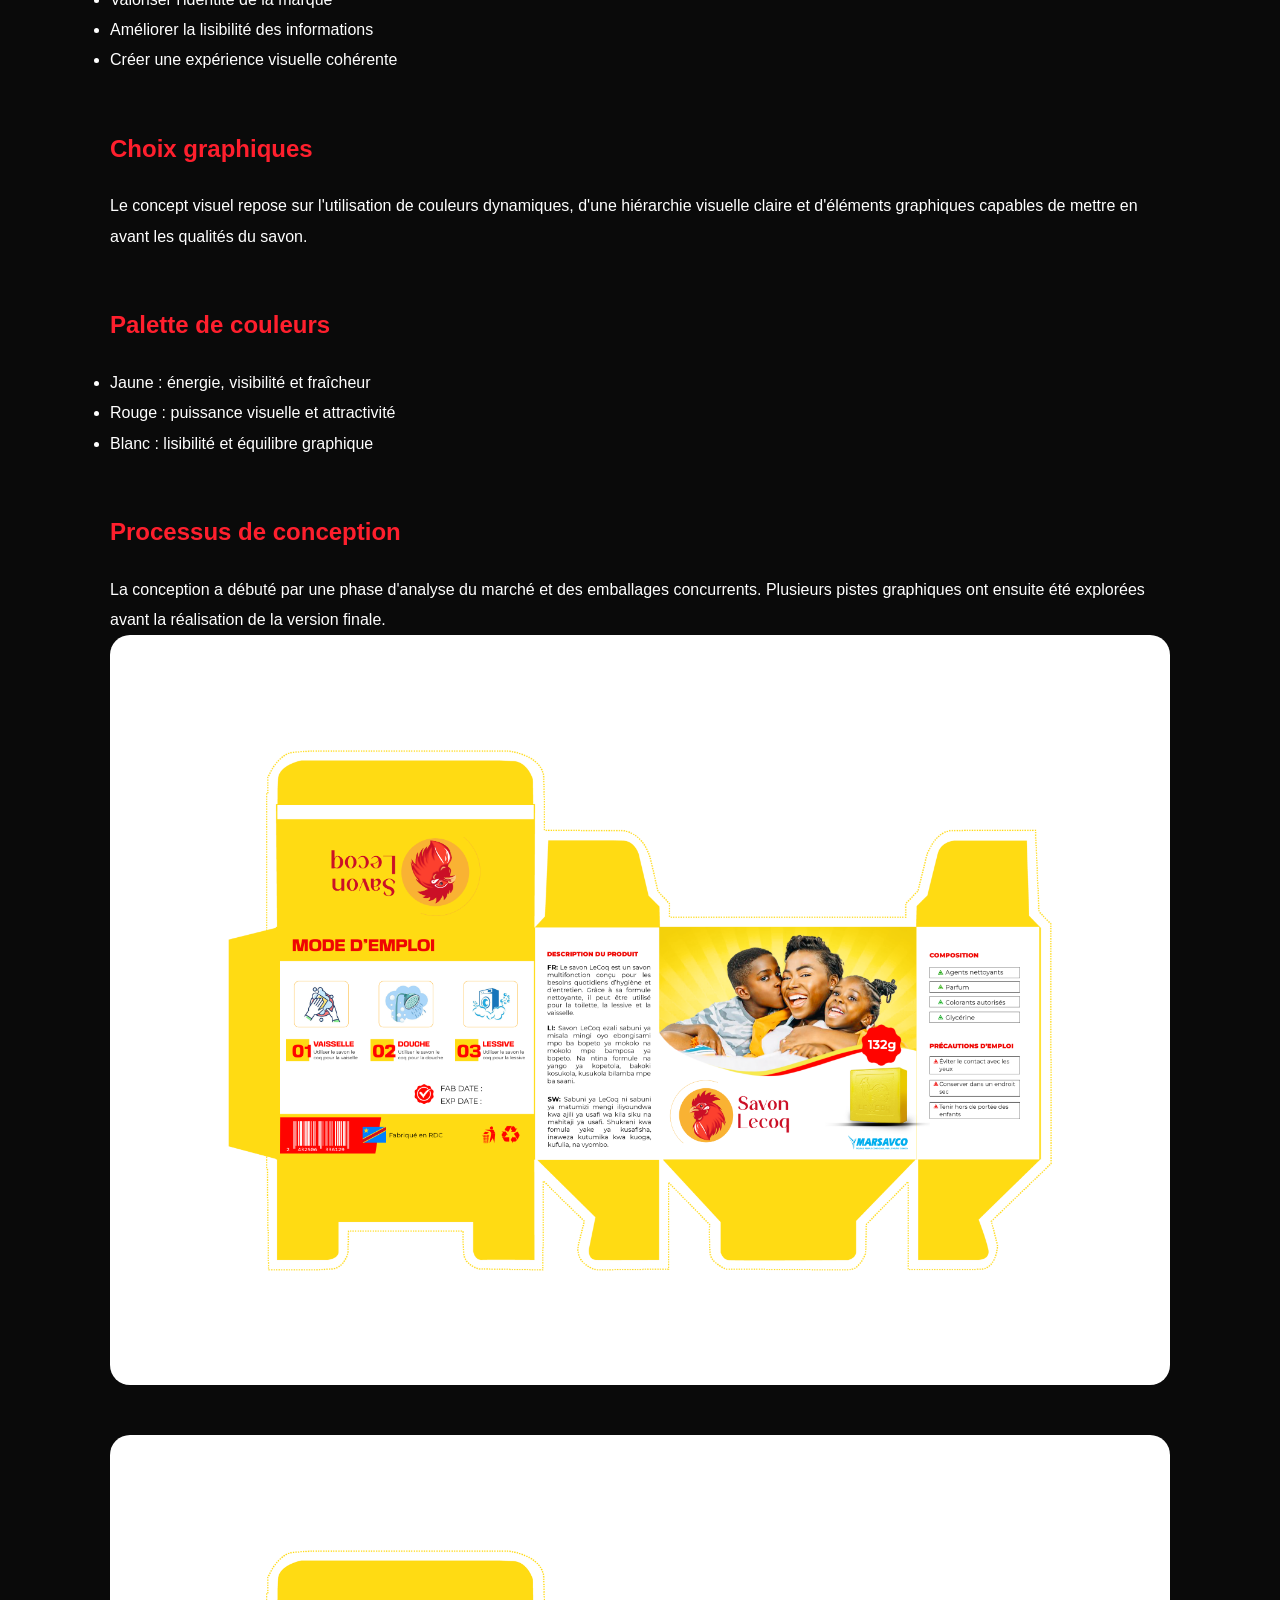
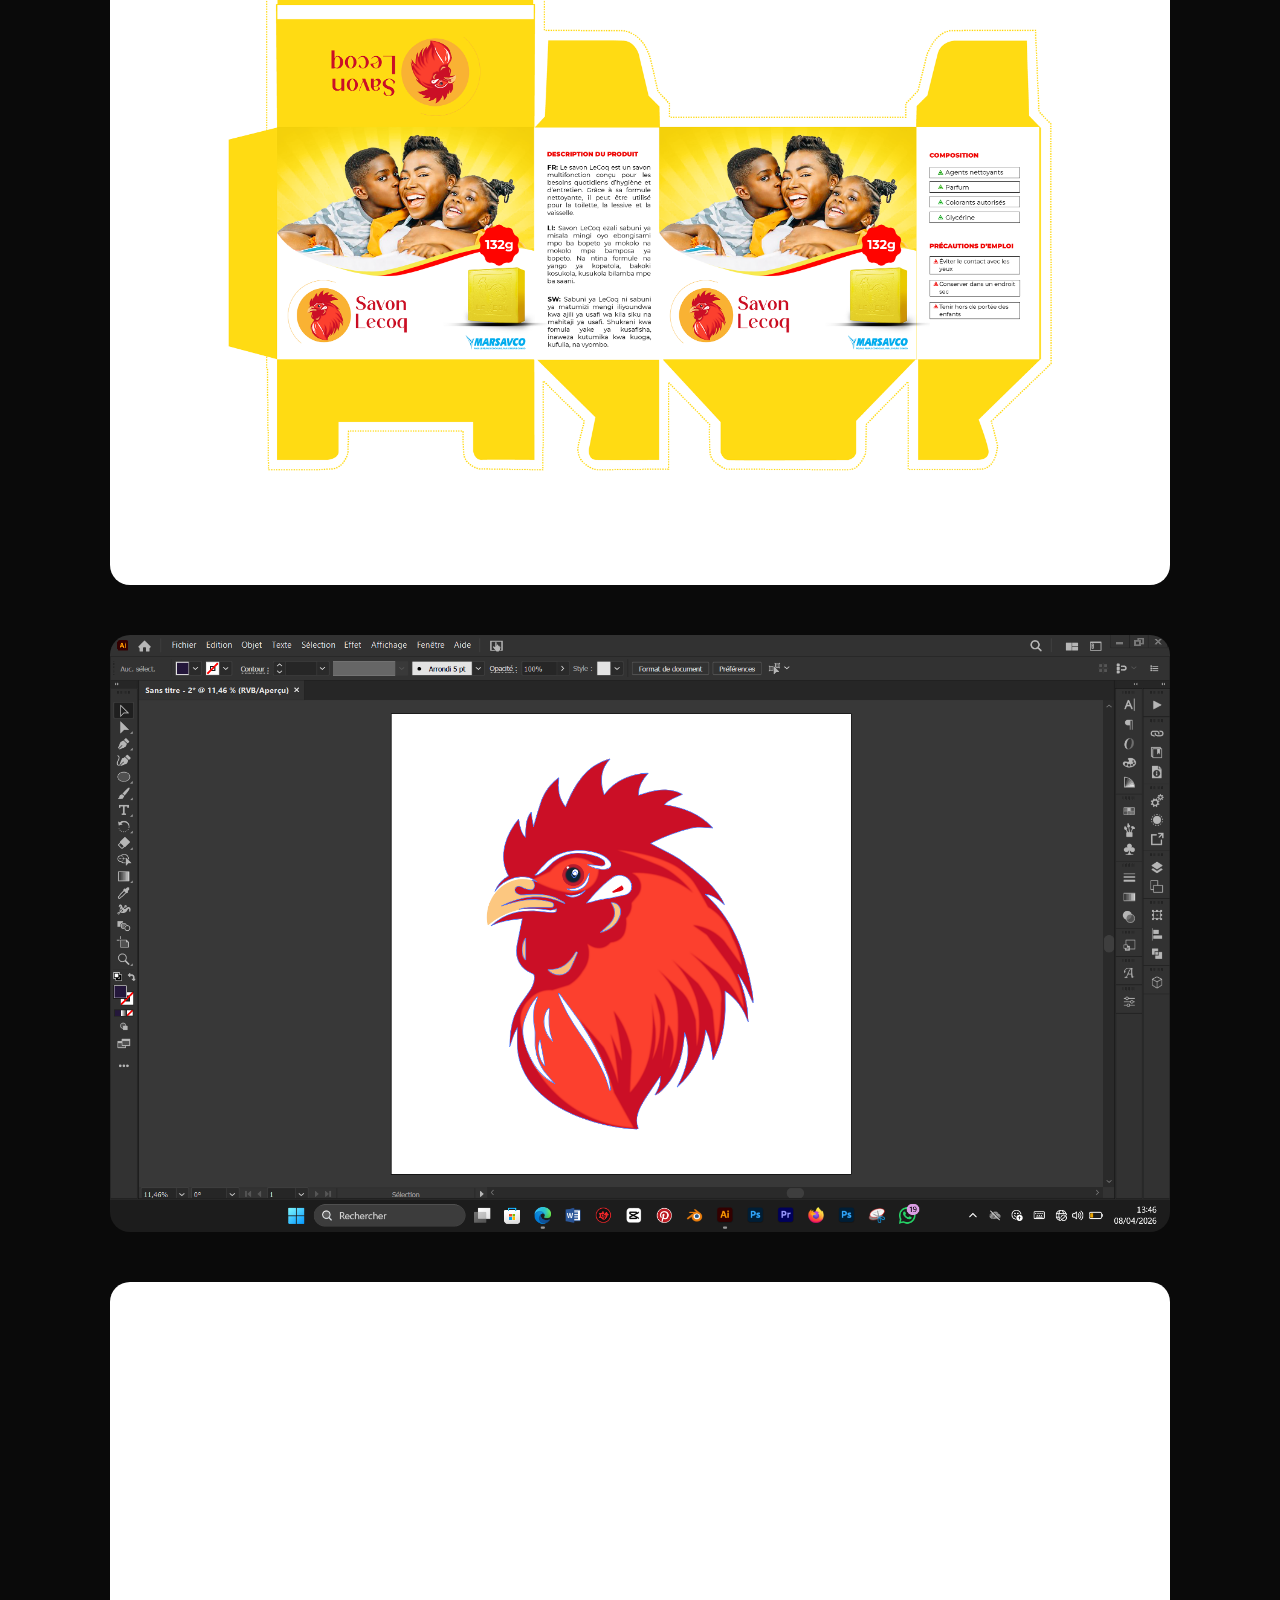
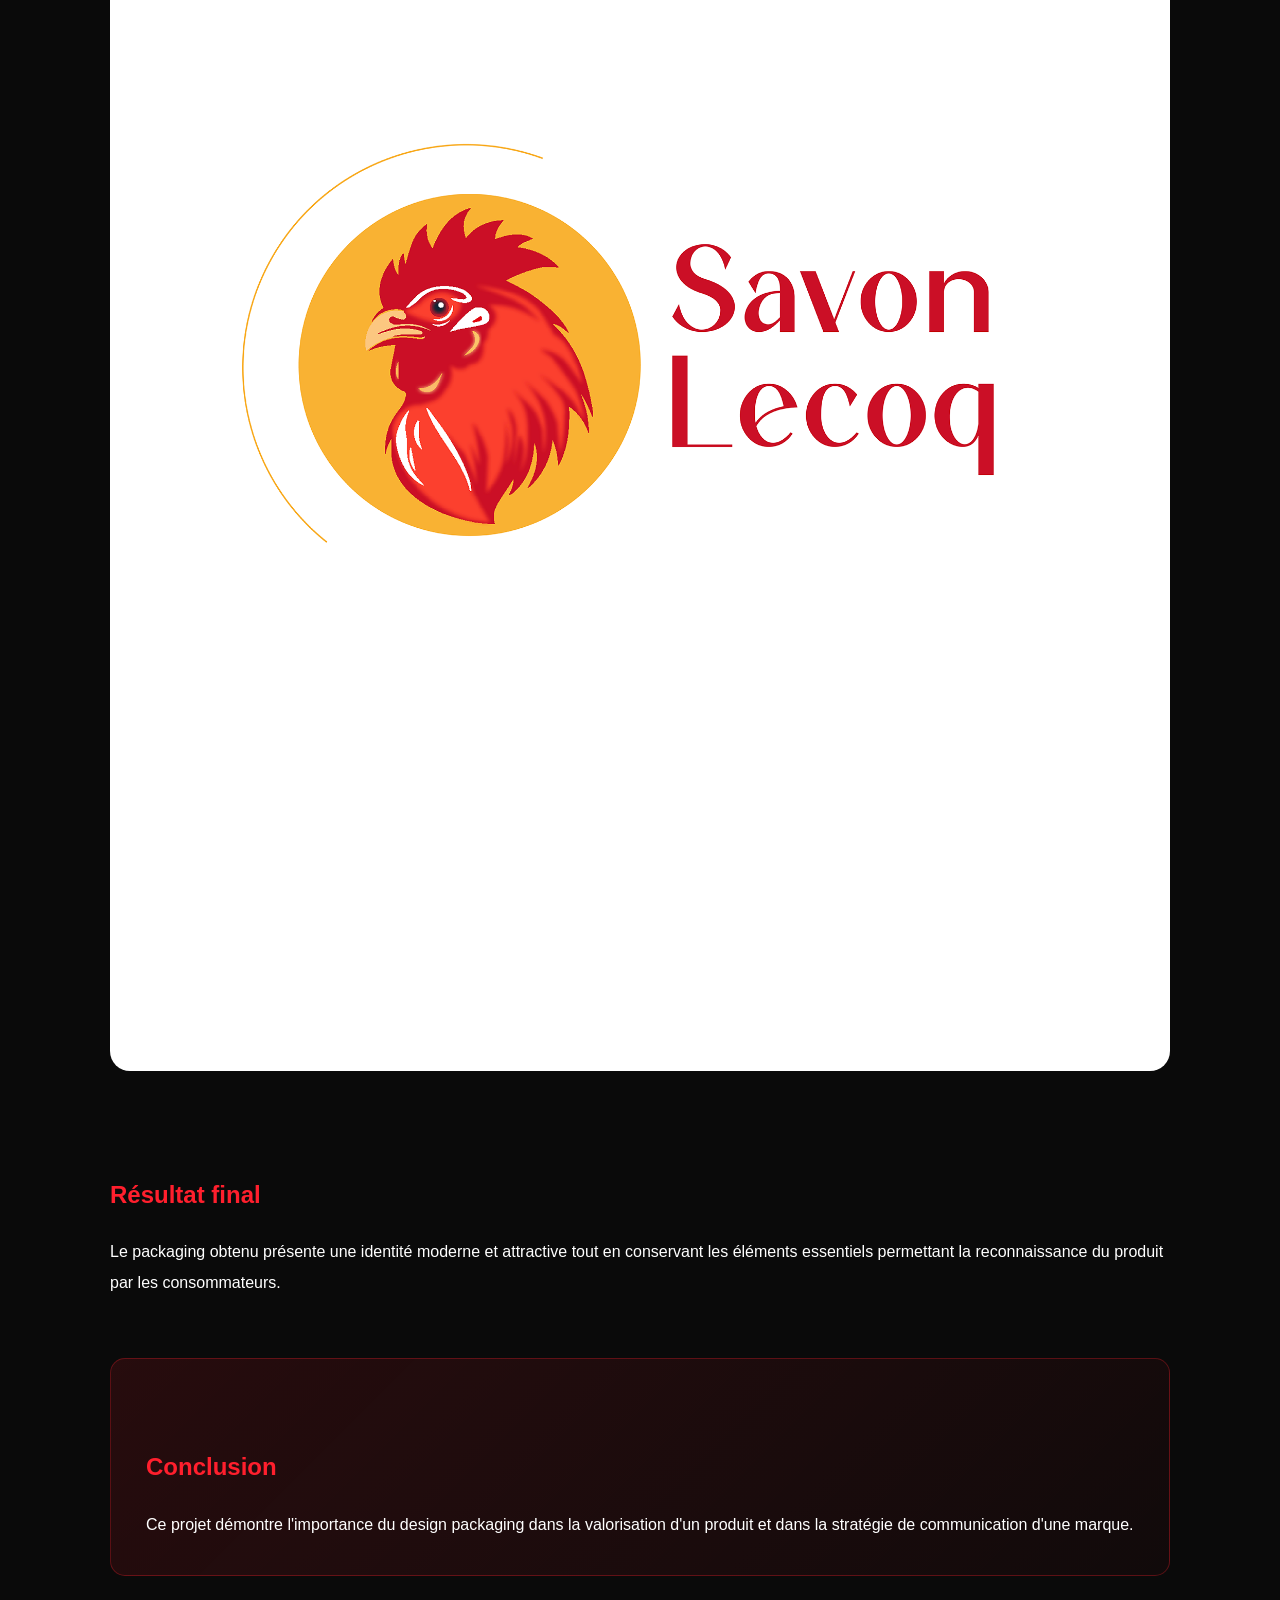
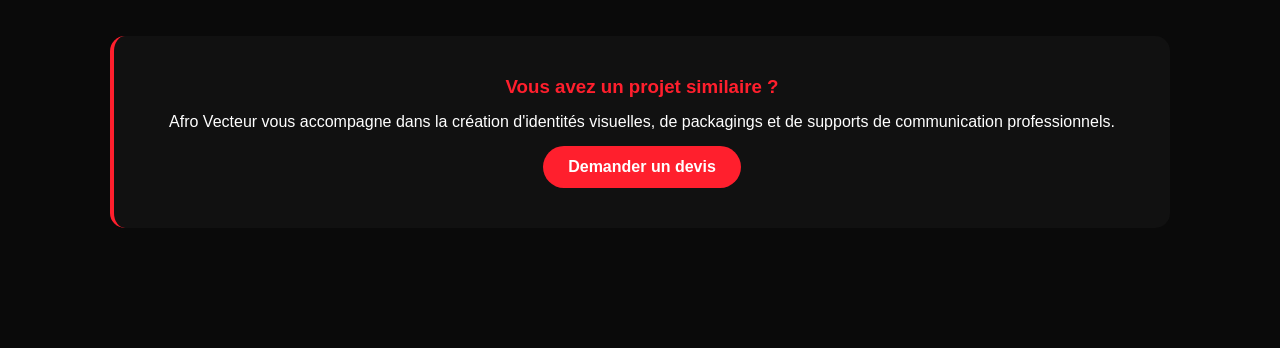
<file: portfolio/savon-lecoq-packaging.html>
<!DOCTYPE html>

<html lang="fr">

<head>

<meta charset="UTF-8">

<meta name="viewport" content="width=device-width, initial-scale=1.0">

<title>Packaging Savon Le Coq | Afro Vecteur</title>

<meta name="description"
content="Projet de création du packaging du Savon Le Coq réalisé par Afro Vecteur dans le cadre d'un travail de design packaging.">

<link rel="stylesheet" href="../css/style.css">

</head>

<body>

<section class="project-page">

<a href="../index.html#portfolio"
class="back-btn">

← Retour au Portfolio

</a>

<img
src="../images/lecoq-cover.jpg"
alt="Packaging Savon Le Coq"
class="project-cover">

<h1>
Création du Packaging Savon Le Coq
</h1>

<p class="project-meta">

Packaging • Design Produit • Communication Visuelle

</p>

<div class="project-content">

<h2>Présentation du projet</h2>

<p>

Ce projet consiste à concevoir une nouvelle identité visuelle pour le packaging du Savon Le Coq afin d'améliorer sa visibilité, sa reconnaissance et son attractivité auprès des consommateurs.

</p>

<h2>Problématique</h2>

<p>

Dans un marché fortement concurrentiel, l'emballage constitue un élément stratégique de communication. Le défi était de créer un packaging moderne capable d'attirer l'attention tout en valorisant la qualité du produit.

</p>

<h2>Objectifs du projet</h2>

<ul>

<li>Moderniser l'apparence du produit</li>

<li>Renforcer l'impact visuel en rayon</li>

<li>Valoriser l'identité de la marque</li>

<li>Améliorer la lisibilité des informations</li>

<li>Créer une expérience visuelle cohérente</li>

</ul>

<h2>Choix graphiques</h2>

<p>

Le concept visuel repose sur l'utilisation de couleurs dynamiques, d'une hiérarchie visuelle claire et d'éléments graphiques capables de mettre en avant les qualités du savon.

</p>

<h2>Palette de couleurs</h2>

<ul>

<li>Jaune : énergie, visibilité et fraîcheur</li>

<li>Rouge : puissance visuelle et attractivité</li>

<li>Blanc : lisibilité et équilibre graphique</li>

</ul>

<h2>Processus de conception</h2>

<p>

La conception a débuté par une phase d'analyse du marché et des emballages concurrents. Plusieurs pistes graphiques ont ensuite été explorées avant la réalisation de la version finale.

</p>

<img
src="../images/11.png"
alt="Mockup Packaging Savon Le Coq"
class="project-cover">

<img
src="../images/22.png"
alt="Mockup Packaging Savon Le Coq"
class="project-cover">

<img
src="../images/Capture logo 1.PNG"
alt="Mockup Packaging Savon Le Coq"
class="project-cover">

<img
src="../images/LOGO111  LECOQ copie.png"
alt="Mockup Packaging Savon Le Coq"
class="project-cover">

<h2>Résultat final</h2>

<p>

Le packaging obtenu présente une identité moderne et attractive tout en conservant les éléments essentiels permettant la reconnaissance du produit par les consommateurs.

</p>

<div class="article-conclusion">

<h2>Conclusion</h2>

<p>

Ce projet démontre l'importance du design packaging dans la valorisation d'un produit et dans la stratégie de communication d'une marque.

</p>

</div>

</div>

<div class="project-cta">

    <h3>Vous avez un projet similaire ?</h3>

    <p>
        Afro Vecteur vous accompagne dans la création d'identités visuelles, de packagings et de supports 
        de communication professionnels.
    </p>

    <a href="../index.html#contact"
    class="btn-project">

    Demander un devis

    </a>

</div>

</section>

</body>

</html>
</file>
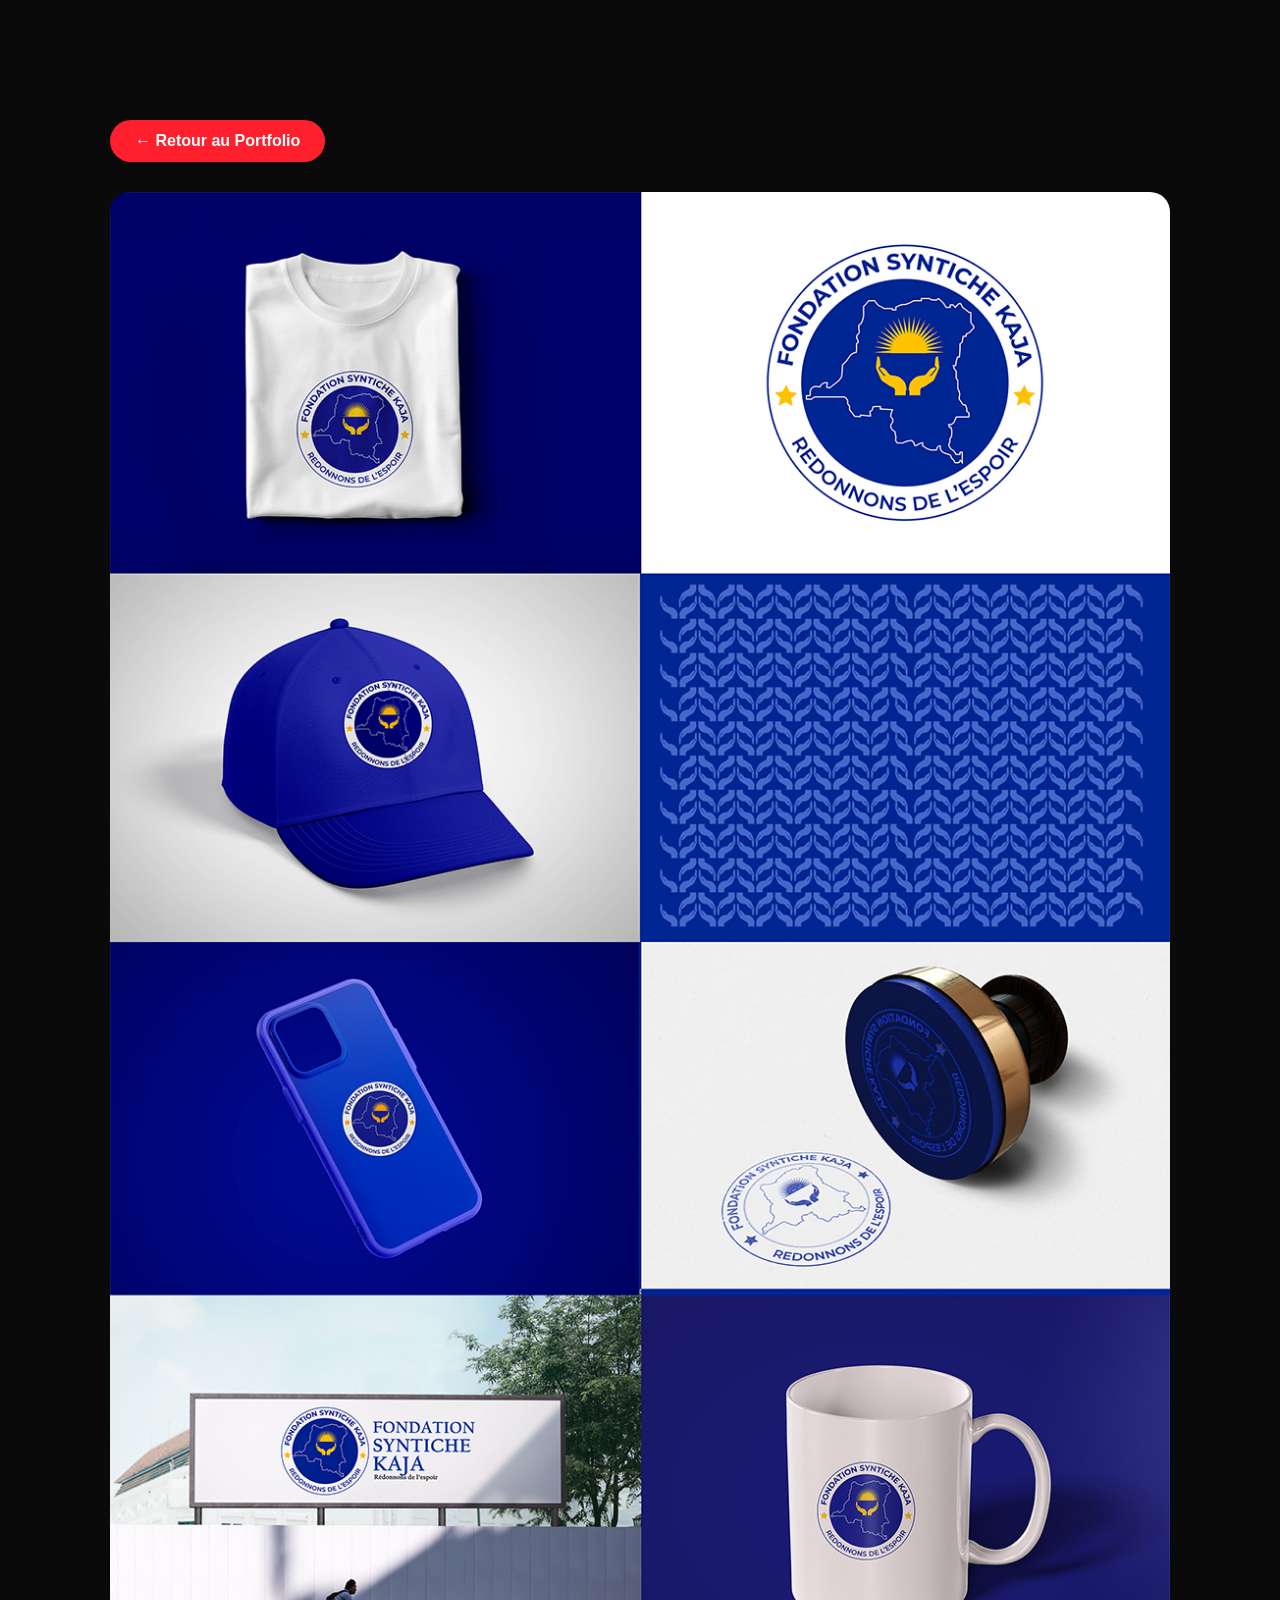
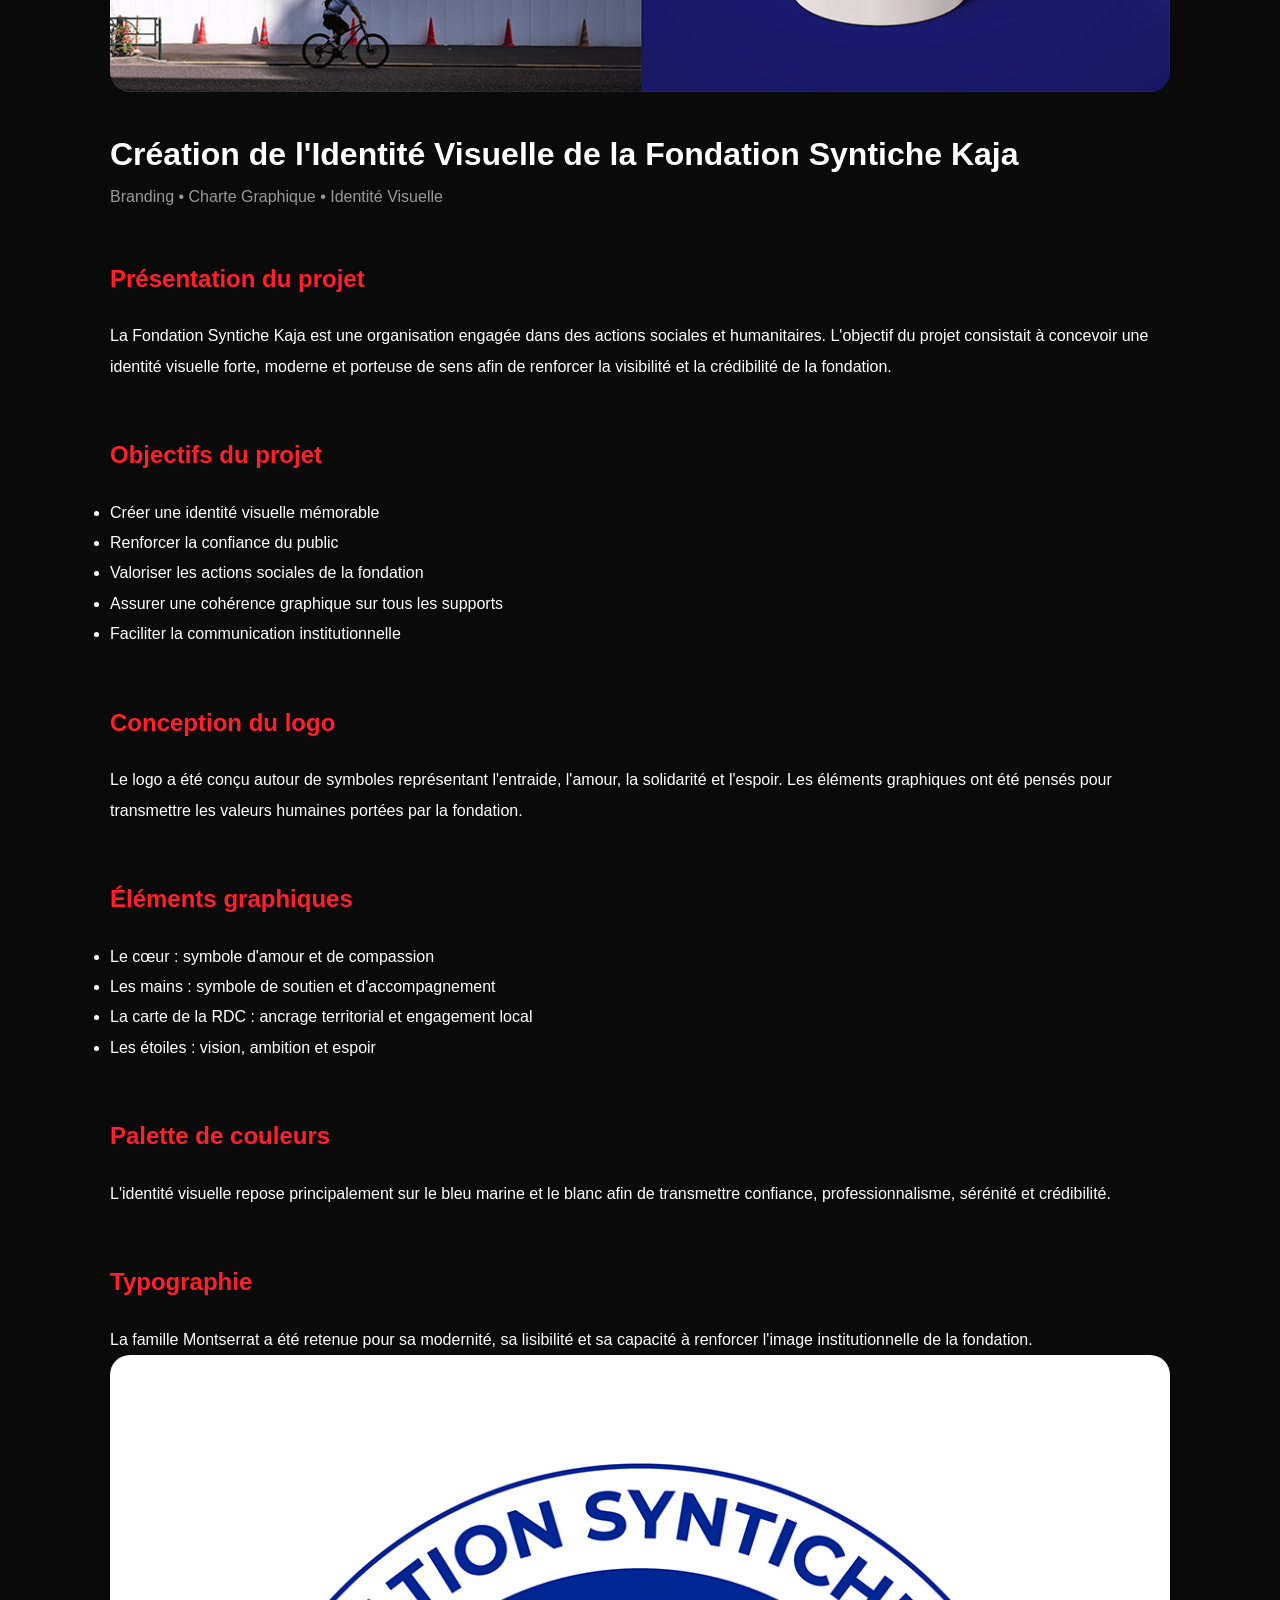
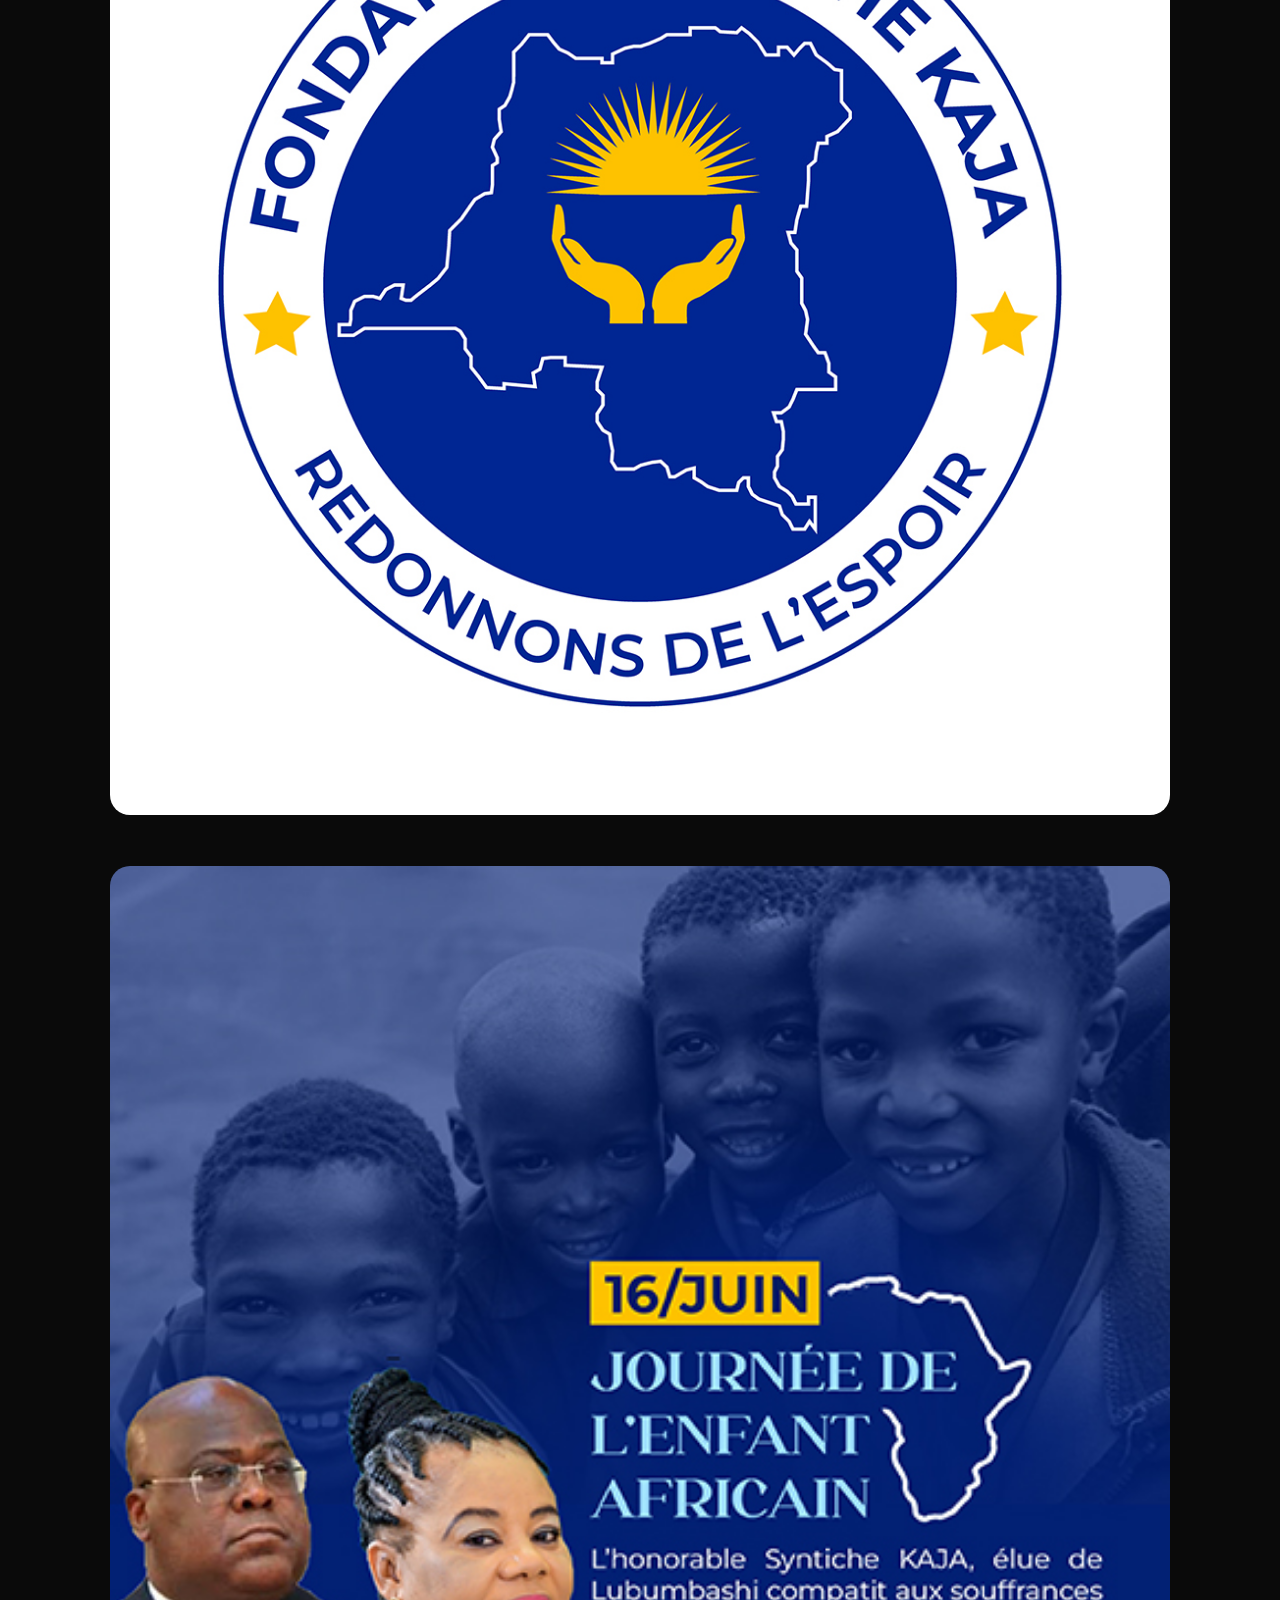
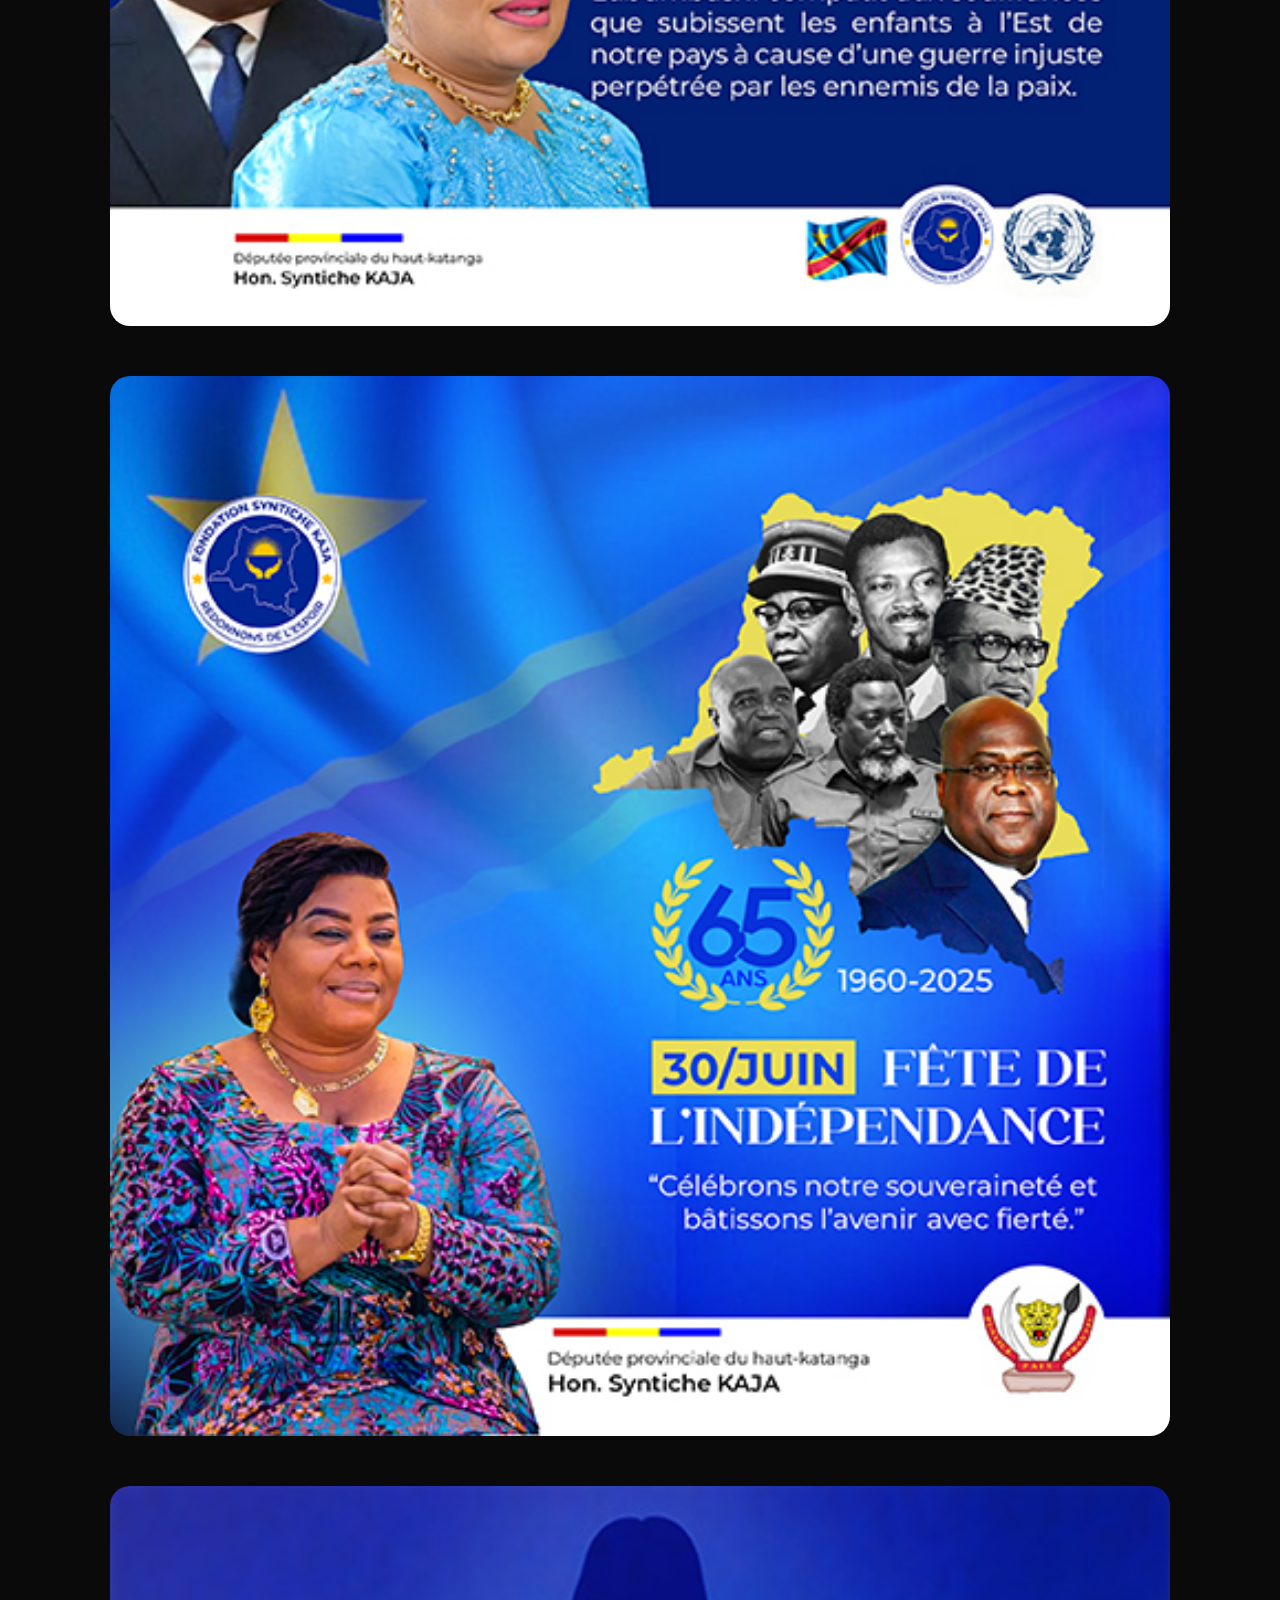
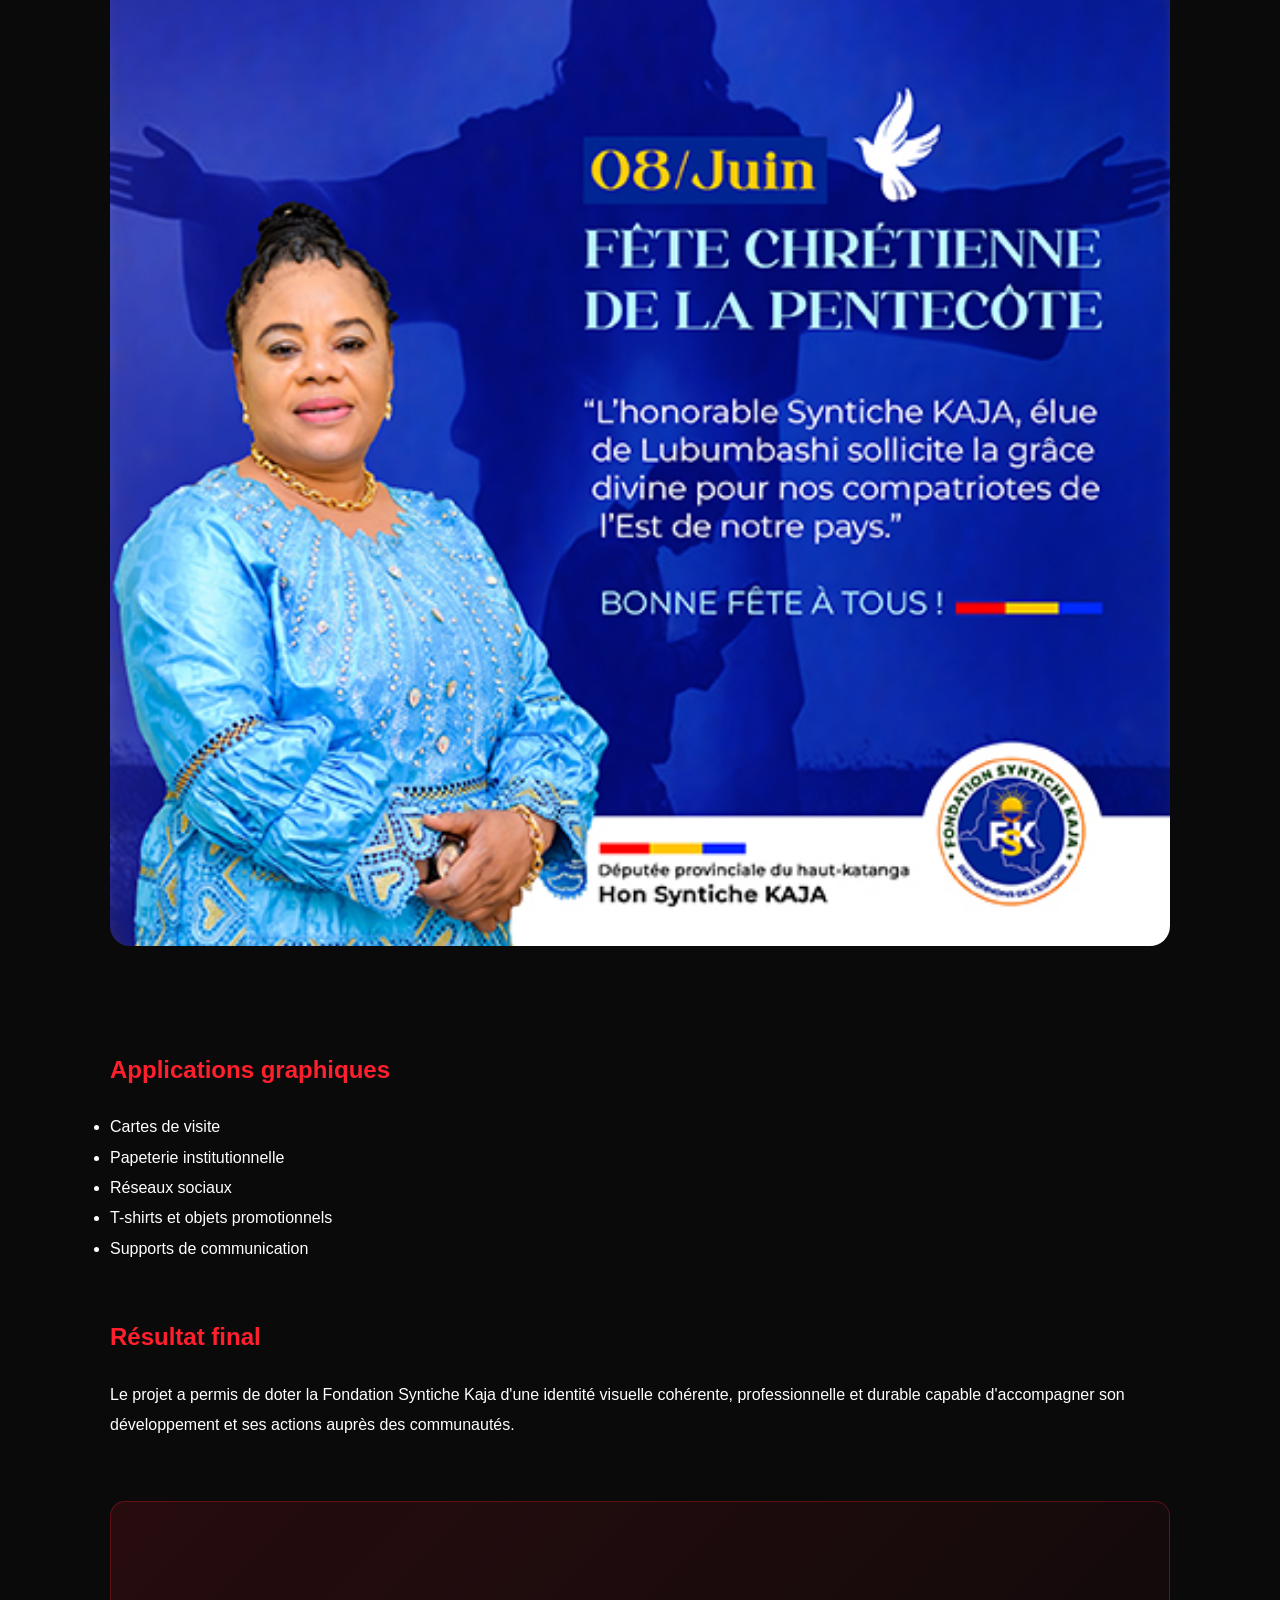
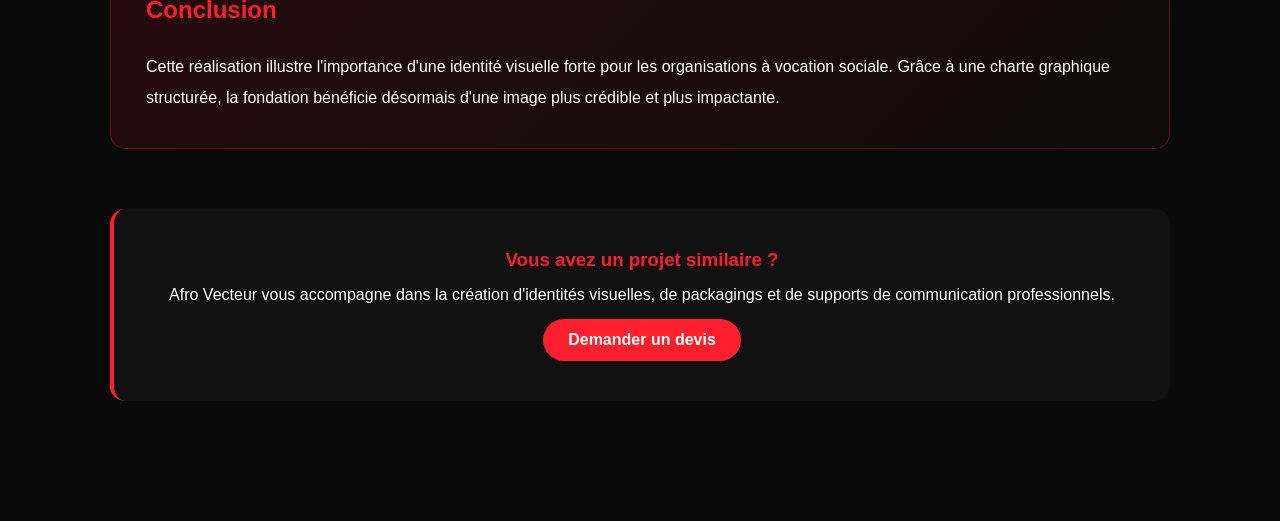
<file: portfolio/syntiche-kaja.html>
<!DOCTYPE html>

<html lang="fr">

<head>

<meta charset="UTF-8">

<meta name="viewport" content="width=device-width, initial-scale=1.0">

<title>Fondation Syntiche Kaja | Afro Vecteur</title>

<meta name="description"
content="Découvrez le projet de création de l'identité visuelle et de la charte graphique de la Fondation Syntiche Kaja réalisé par Afro Vecteur.">

<link rel="stylesheet" href="../css/style.css">

</head>

<body>

<section class="project-page">

<a href="../index.html#portfolio"
class="back-btn">

← Retour au Portfolio

</a>

<img
src="../images/fsk-cover.jpg"
alt="Fondation Syntiche Kaja"
class="project-cover">

<h1>
Création de l'Identité Visuelle de la Fondation Syntiche Kaja
</h1>

<p class="project-meta">

Branding • Charte Graphique • Identité Visuelle

</p>

<div class="project-content">

<h2>Présentation du projet</h2>

<p>

La Fondation Syntiche Kaja est une organisation engagée dans des actions sociales et humanitaires. L'objectif du projet consistait à concevoir une identité visuelle forte, moderne et porteuse de sens afin de renforcer la visibilité et la crédibilité de la fondation.

</p>

<h2>Objectifs du projet</h2>

<ul>

<li>Créer une identité visuelle mémorable</li>

<li>Renforcer la confiance du public</li>

<li>Valoriser les actions sociales de la fondation</li>

<li>Assurer une cohérence graphique sur tous les supports</li>

<li>Faciliter la communication institutionnelle</li>

</ul>

<h2>Conception du logo</h2>

<p>

Le logo a été conçu autour de symboles représentant l'entraide, l'amour, la solidarité et l'espoir. Les éléments graphiques ont été pensés pour transmettre les valeurs humaines portées par la fondation.

</p>

<h2>Éléments graphiques</h2>

<ul>

<li>Le cœur : symbole d'amour et de compassion</li>

<li>Les mains : symbole de soutien et d'accompagnement</li>

<li>La carte de la RDC : ancrage territorial et engagement local</li>

<li>Les étoiles : vision, ambition et espoir</li>

</ul>

<h2>Palette de couleurs</h2>

<p>

L'identité visuelle repose principalement sur le bleu marine et le blanc afin de transmettre confiance, professionnalisme, sérénité et crédibilité.

</p>

<h2>Typographie</h2>

<p>

La famille Montserrat a été retenue pour sa modernité, sa lisibilité et sa capacité à renforcer l'image institutionnelle de la fondation.

</p>

<img
src="../images/fsk-mockup.jpg"
alt="Mockup Fondation Syntiche Kaja"
class="project-cover">

<img
src="../images/FSK1.jpg"
alt="Mockup Fondation Syntiche Kaja"
class="project-cover">

<img
src="../images/fsk2.jpg"
alt="Mockup Fondation Syntiche Kaja"
class="project-cover">

<img
src="../images/FSK3.jpg"
alt="Mockup Fondation Syntiche Kaja"
class="project-cover">


<h2>Applications graphiques</h2>

<ul>

<li>Cartes de visite</li>

<li>Papeterie institutionnelle</li>

<li>Réseaux sociaux</li>

<li>T-shirts et objets promotionnels</li>

<li>Supports de communication</li>

</ul>

<h2>Résultat final</h2>

<p>

Le projet a permis de doter la Fondation Syntiche Kaja d'une identité visuelle cohérente, professionnelle et durable capable d'accompagner son développement et ses actions auprès des communautés.

</p>

<div class="article-conclusion">

<h2>Conclusion</h2>

<p>

Cette réalisation illustre l'importance d'une identité visuelle forte pour les organisations à vocation sociale. Grâce à une charte graphique structurée, la fondation bénéficie désormais d'une image plus crédible et plus impactante.

</p>

</div>

</div>

<div class="project-cta">

    <h3>Vous avez un projet similaire ?</h3>

    <p>
        Afro Vecteur vous accompagne dans la création d'identités visuelles, de packagings et de supports de communication professionnels.
    </p>

    <a href="../index.html#contact"
    class="btn-project">

    Demander un devis

    </a>

</div>

</section>

</body>

</html>
</file>
<file: admin/css/dashboard.css>
*{
margin:0;
padding:0;
box-sizing:border-box;
font-family:Arial,sans-serif;
}

body{
display:flex;
background:#0a0a0a;
color:white;
min-height:100vh;
}

.sidebar{
width:260px;
background:#111;
padding:30px 20px;
border-right:1px solid rgba(255,255,255,.08);
}

.logo{
font-size:28px;
font-weight:bold;
margin-bottom:40px;
}

.logo span{
color:#FF1F2D;
}

.sidebar ul{
list-style:none;
}

.sidebar li{
padding:15px;
margin-bottom:10px;
border-radius:10px;
cursor:pointer;
transition:.3s;
}

.sidebar li:hover{
background:#1a1a1a;
}

.active{
background:#FF1F2D;
}

.sidebar i{
margin-right:10px;
}

.main-content{
flex:1;
padding:40px;
}

.main-content h1{
margin-bottom:30px;
}

.cards{
display:grid;
grid-template-columns:repeat(auto-fit,minmax(250px,1fr));
gap:20px;
}

.card{
background:#111;
padding:30px;
border-radius:15px;
border:1px solid rgba(255,255,255,.08);
}

.card h2{
font-size:40px;
color:#FF1F2D;
margin-bottom:10px;
}
#projectsContainer{
    display:grid;
    grid-template-columns:repeat(auto-fill,minmax(300px,1fr));
    gap:20px;
    margin-top:30px;
}

.card{
    background:#111;
    border:1px solid #222;
    border-radius:12px;
    padding:20px;
}

.card img{
    width:100%;
    border-radius:10px;
    margin-bottom:15px;
}
#addProjectBtn{
    background:#ff1f35;
    color:white;
    border:none;
    padding:12px 25px;
    border-radius:8px;
    cursor:pointer;
    font-weight:600;
    margin-bottom:25px;
}

#addProjectBtn:hover{
    opacity:.9;
}

#projectsContainer{
    display:grid;
    grid-template-columns:repeat(auto-fill,minmax(350px,1fr));
    gap:25px;
}

.card{
    background:#111;
    border:1px solid #222;
    border-radius:15px;
    overflow:hidden;
    transition:.3s;
}

.card:hover{
    transform:translateY(-4px);
}

.card img{
    width:100%;
    height:220px;
    object-fit:cover;
}

.card h2{
    padding:15px 20px 5px;
    color:white;
}

.card p{
    padding:0 20px;
    color:#ccc;
}

.badge{
    display:inline-block;
    margin:0 20px 15px;
    background:#ff1f35;
    color:white;
    padding:5px 12px;
    border-radius:30px;
    font-size:14px;
}

.actions{
    display:flex;
    gap:10px;
    padding:20px;
}

.edit-btn{
    flex:1;
    background:#444;
    color:white;
    border:none;
    padding:10px;
    border-radius:8px;
    cursor:pointer;
}

.delete-btn{
    flex:1;
    background:#ff1f35;
    color:white;
    border:none;
    padding:10px;
    border-radius:8px;
    cursor:pointer;
}
.modal{
display:none;
position:fixed;
top:0;
left:0;
width:100%;
height:100%;
background:rgba(0,0,0,.8);
justify-content:center;
align-items:center;
z-index:999;
}

.modal-content{
background:#111;
padding:30px;
border-radius:15px;
width:450px;
display:flex;
flex-direction:column;
gap:15px;
}

.modal-content h2{
color:white;
}

.modal-content input,
.modal-content textarea{
padding:12px;
border:none;
border-radius:8px;
background:#1a1a1a;
color:white;
}

.modal-content textarea{
height:120px;
resize:none;
}

.modal-buttons{
display:flex;
gap:10px;
}

#saveProject{
background:#ff1e2d;
color:white;
border:none;
padding:12px;
cursor:pointer;
border-radius:8px;
flex:1;
}

#closeModal{
background:#444;
color:white;
border:none;
padding:12px;
cursor:pointer;
border-radius:8px;
flex:1;
}
</file>
<file: admin/css/login.css>
*{
    margin:0;
    padding:0;
    box-sizing:border-box;
}

body{
    min-height:100vh;
    display:flex;
    justify-content:center;
    align-items:center;
    background:#0A0A0A;
    font-family:'Montserrat',sans-serif;
}

.login-container{
    width:100%;
    display:flex;
    justify-content:center;
    align-items:center;
    padding:20px;
}

.login-box{
    width:100%;
    max-width:420px;
    background:rgba(255,255,255,.03);
    border:1px solid rgba(255,255,255,.1);
    backdrop-filter:blur(15px);
    padding:40px;
    border-radius:25px;
    box-shadow:
    0 0 30px rgba(255,31,45,.15);
}

.logo{
    text-align:center;
    margin-bottom:35px;
}

.logo h1{
    color:white;
    font-size:2rem;
    font-weight:800;
}

.logo span{
    color:#FF1F2D;
}

.logo p{
    color:#cccccc;
    margin-top:10px;
}

.input-group{
    position:relative;
    margin-bottom:20px;
}

.input-group i{
    position:absolute;
    left:15px;
    top:50%;
    transform:translateY(-50%);
    color:#FF1F2D;
}

.input-group input{
    width:100%;
    padding:15px 15px 15px 50px;
    background:#111;
    border:1px solid rgba(255,255,255,.1);
    border-radius:12px;
    color:white;
    outline:none;
}

.input-group input:focus{
    border-color:#FF1F2D;
}

button{
    width:100%;
    padding:15px;
    border:none;
    border-radius:12px;
    background:#FF1F2D;
    color:white;
    font-weight:700;
    cursor:pointer;
    transition:.3s;
}

button:hover{
    transform:translateY(-3px);
    box-shadow:
    0 0 20px rgba(255,31,45,.4);
}
</file>
<file: css/style.css>
*{

    box-sizing:border-box;

}

/* RESET */

*{
    margin:0;
    padding:0;
    box-sizing:border-box;
}


html{
    scroll-behavior:smooth;
}

body{
    font-family:'Poppins',sans-serif;
    background:#0A0A0A;
    color:white;
    overflow-x:hidden;
    position:relative;
}
:root{

    --red:#FF1F2D;
    --black:#0A0A0A;
    --white:#FFFFFF;
    --gray:#1A1A1A;

}
.hero{

    position:relative;

    overflow:hidden;

}

#particles-js{

    position:absolute;

    top:0;
    left:0;

    width:100%;
    height:100%;

    z-index:1;

}
.hero{

    height:100vh;

    position:relative;
    overflow:hidden;

    display:flex;
    justify-content:center;
    align-items:center;

    text-align:center;

    background:url("../images/bg-futriste.jpg");
    background-size:cover;
    background-position:center;
}

.overlay{

    position:absolute;

    width:100%;
    height:100%;

    background:rgba(0,0,0,.75);

    top:0;
    left:0;

    pointer-events:none;

}
.hero-content{

    position:relative;
    z-index:2;

    max-width:900px;
}
.logo{

    width:120px;

    margin-bottom:25px;
}
.hero-content h1{

    font-size:5rem;

    font-weight:900;

    text-transform:uppercase;

    background:linear-gradient(
        90deg,
        #FF1F2D,
        #FFFFFF,
        #FF1F2D
    );

    background-size:200% auto;

    -webkit-background-clip:text;
    -webkit-text-fill-color:transparent;

    animation:hologram 4s linear infinite;

    text-shadow:
    0 0 10px rgba(255,31,45,.5),
    0 0 20px rgba(255,31,45,.3);

}
.hero p{

    font-size:1.2rem;

    max-width:700px;

    margin:auto;

    line-height:1.8;

    color:#ddd;
}
.hero-buttons{

    margin-top:40px;

    display:flex;

    justify-content:center;

    gap:20px;
}
.btn-primary{

    text-decoration:none;

    padding:15px 35px;

    background:var(--red);

    color:white;

    border-radius:40px;

    transition:.4s;
}
.btn-primary:hover{

    transform:translateY(-5px);

    box-shadow:
    0 0 20px var(--red),
    0 0 40px var(--red);
}
.btn-primary{

    position:relative;

    overflow:hidden;

}
.btn-primary::before{

    content:"";

    position:absolute;

    top:0;

    left:-100%;

    width:100%;

    height:100%;

    background:linear-gradient(
        90deg,
        transparent,
        rgba(255,255,255,.3),
        transparent
    );

    transition:.6s;

}
.btn-primary:hover::before{

    left:100%;

}
.btn-secondary{

    text-decoration:none;

    padding:15px 35px;

    border:2px solid var(--red);

    color:white;

    border-radius:40px;

    transition:.4s;
}
.btn-secondary:hover{

    background:var(--red);

    box-shadow:
    0 0 20px var(--red),
    0 0 40px var(--red);
}
.btn-secondary:hover::before{

    left:100%;

}
@media(max-width:768px){

    .hero h1{
        font-size:3rem;
    }

    .hero p{
        font-size:1rem;
        padding:0 20px;
    }

    .hero-buttons{

        flex-direction:column;
    }

}
.about{

    padding:120px 10%;

    background:#111;

}
.about-container{

    display:flex;

    gap:60px;

    align-items:flex-start;

}
.about-image{

    flex:0 0 450px;

}
.about-image img{

    display:block;

    width:100%;

    max-width:450px;

    border-radius:20px;

    border:2px solid #FF1F2D;

    box-shadow:
    0 0 20px #FF1F2D,
    0 0 50px rgba(255,31,45,.5);

    

}
.about-content{

    flex:1;

    padding-top:0;

}
.about-content h2{

    font-size:3rem;

    color:#FFFFFF;

    margin-bottom:20px;

    font-family:'Montserrat',sans-serif;

}
.about-content h3{

    color:#FF1F2D;

    margin-bottom:25px;

    font-size:1.3rem;

}
.about-content p{

    line-height:1.9;

    color:#cccccc;

    margin-bottom:20px;

    font-size:1rem;

}
.about-content{

    background:rgba(255,255,255,0.03);

    backdrop-filter:blur(10px);

    padding:40px;

    border-radius:20px;

    border:1px solid rgba(255,255,255,.1);

}
@media(max-width:768px){

    .about-container{

        flex-direction:column;

        text-align:center;

    }

    .about-content h2{

        font-size:2rem;

    }

}
.services{

    padding:120px 10%;

    background:#0A0A0A;

}
.section-title{

    text-align:center;

    font-size:3rem;

    margin-bottom:70px;

    font-family:'Montserrat',sans-serif;

    color:white;

}
.services-container{

    display:grid;

    grid-template-columns:
    repeat(auto-fit,minmax(280px,1fr));

    gap:30px;

}
.service-card{

    background:rgba(255,255,255,0.03);

    backdrop-filter:blur(10px);

    padding:35px;

    border-radius:20px;

    border:1px solid rgba(255,255,255,0.1);

    transition:0.4s;

    cursor:pointer;

}
.service-card:hover{

    transform:translateY(-10px);

    border-color:#FF1F2D;

    box-shadow:
    0 0 15px #FF1F2D,
    0 0 40px rgba(255,31,45,.5);

}
.service-card h3{

    color:#FF1F2D;

    margin-bottom:15px;

    font-size:1.3rem;

}
.service-card p{

    color:#cccccc;

    line-height:1.8;

}
.services{

    padding:80px 20px;

}

.section-title{

    font-size:2rem;

}


.portfolio{

    padding:120px 10%;

    background:#111;

}
.portfolio-grid{

    columns:3;

    column-gap:20px;

}
.portfolio-item{

    break-inside:avoid;

    margin-bottom:20px;

    overflow:hidden;

    border-radius:20px;

    position:relative;

}
.portfolio-item::before,
.portfolio-item::after{

    pointer-events:none;

}

.portfolio-item img{

    width:100%;

    display:block;

    border-radius:20px;

    transition:.4s;

}
.portfolio-item:hover img{

    transform:scale(1.05);

}
@media(max-width:992px){

    .portfolio-grid{

        columns:2;

    }

}

@media(max-width:768px){

    .portfolio-grid{

        columns:1;

    }

}
.portfolio-item::before{

    content:"";

    position:absolute;

    top:0;
    left:0;

    width:100%;
    height:100%;

    background:rgba(255,31,45,.2);

    opacity:0;

    transition:.5s;

    z-index:1;

}
.portfolio-item:hover::before{

    opacity:1;

}
.portfolio{

    padding:80px 20px;

}
/* =========================
   PROCESSUS
========================= */

.process{

    padding:120px 10%;

    background:#0A0A0A;

}
.timeline{

    position:relative;

    max-width:800px;

    margin:auto;

}
.timeline::before{

    content:"";

    position:absolute;

    left:20px;

    top:0;

    width:4px;

    height:100%;

    background:#FF1F2D;

    box-shadow:
    0 0 15px #FF1F2D,
    0 0 30px #FF1F2D;

}
.timeline-item{

    position:relative;

    padding-left:80px;

    margin-bottom:60px;

}
.timeline-dot{

    position:absolute;

    left:8px;

    top:5px;

    width:28px;

    height:28px;

    border-radius:50%;

    background:#FF1F2D;

    box-shadow:
    0 0 15px #FF1F2D,
    0 0 30px #FF1F2D;

}
.timeline-item h3{

    color:#FF1F2D;

    margin-bottom:10px;

    font-size:1.4rem;

}
.timeline-item p{

    color:#cccccc;

    line-height:1.8;

}
.timeline-item{

    background:rgba(255,255,255,0.03);

    backdrop-filter:blur(10px);

    border:1px solid rgba(255,255,255,0.1);

    padding:30px 30px 30px 80px;

    border-radius:20px;

    transition:0.4s;

}
.timeline-item:hover{

    transform:translateX(10px);

    border-color:#FF1F2D;

    box-shadow:
    0 0 15px #FF1F2D,
    0 0 40px rgba(255,31,45,.4);

}
.timeline-item{

    padding:25px 25px 25px 70px;

}

.timeline-item h3{

    font-size:1.2rem;

}
/* =========================
   STATISTIQUES
========================= */

.stats{

    padding:120px 10%;

    background:#111;

}
.stats-container{

    display:grid;

    grid-template-columns:
    repeat(auto-fit,minmax(250px,1fr));

    gap:30px;

}
.stat-card{

    background:rgba(255,255,255,0.03);

    backdrop-filter:blur(10px);

    border:1px solid rgba(255,255,255,0.1);

    border-radius:20px;

    padding:40px;

    text-align:center;

    transition:0.4s;

}
.stat-card:hover{

    transform:translateY(-10px);

    border-color:#FF1F2D;

    box-shadow:
    0 0 20px #FF1F2D,
    0 0 40px rgba(255,31,45,.4);

}
.stat-card h3{

    font-size:3rem;

    color:#FF1F2D;

    margin-bottom:15px;

    font-family:'Montserrat',sans-serif;

}
.stat-card p{

    color:#cccccc;

    font-size:1rem;

}
.stat-card h3{

    font-size:2.2rem;

}
/* =========================
   TEMOIGNAGES
========================= */

.testimonials{

    padding:120px 10%;

    background:#0A0A0A;

}
.testimonial-container{

    display:grid;

    grid-template-columns:
    repeat(auto-fit,minmax(300px,1fr));

    gap:30px;

}
.testimonial-card{

    background:rgba(255,255,255,0.04);

    backdrop-filter:blur(12px);

    border:1px solid rgba(255,255,255,0.1);

    border-radius:20px;

    padding:35px;

    transition:0.4s;

}
.testimonial-card:hover{

    transform:translateY(-10px);

    border-color:#FF1F2D;

    box-shadow:
    0 0 20px #FF1F2D,
    0 0 40px rgba(255,31,45,.4);

}
.stars{

    color:#FF1F2D;

    font-size:1.4rem;

    margin-bottom:20px;

}
.testimonial-card p{

    color:#CCCCCC;

    line-height:1.8;

    margin-bottom:20px;

}
.testimonial-card h4{

    color:#FFFFFF;

    font-size:1rem;

}
.testimonials{

    padding:80px 20px;

}
/* =========================
   CONTACT
========================= */

.contact{

    padding:120px 10%;

    background:#111;

}
.contact-container{

    display:flex;

    justify-content:space-between;

    gap:50px;

    margin-top:50px;

}
.contact-info{

    flex:1;

    background:rgba(255,255,255,0.03);

    backdrop-filter:blur(10px);

    border-radius:20px;

    padding:40px;

    border:1px solid rgba(255,255,255,0.1);

}
.contact-info h3{

    color:#FF1F2D;

    margin-bottom:25px;

    font-size:2rem;

}
.contact-info p{

    margin-bottom:15px;

    color:#CCCCCC;

}
.contact-form{

    flex:1;

    display:flex;

    flex-direction:column;

    gap:20px;

    background:rgba(255,255,255,0.03);

    backdrop-filter:blur(10px);

    padding:40px;

    border-radius:20px;

    border:1px solid rgba(255,255,255,0.1);

}
.contact-form input,
.contact-form textarea{

    background:#1A1A1A;

    border:none;

    outline:none;

    padding:15px;

    color:white;

    border-radius:10px;

}
.contact-form button{

    background:#FF1F2D;

    color:white;

    border:none;

    padding:15px;

    border-radius:10px;

    cursor:pointer;

    transition:0.4s;

}
.contact-form button:hover{

    box-shadow:
    0 0 20px #FF1F2D,
    0 0 40px #FF1F2D;

    transform:translateY(-3px);

}
.contact-form:hover{

    border-color:#FF1F2D;

    box-shadow:
    0 0 20px rgba(255,31,45,.5);

}
@media(max-width:768px){

```
.contact-container{
    flex-direction:column;
}
```

}



/* =========================
   FOOTER
========================= */

.footer{

    background:#050505;

    padding-top:80px;

}
.footer-container{

    display:grid;

    grid-template-columns:
    repeat(auto-fit,minmax(250px,1fr));

    gap:40px;

    padding:0 10% 60px;

}
.footer-brand h2{

    color:#FF1F2D;

    font-size:2rem;

    margin-bottom:15px;

    font-family:'Montserrat',sans-serif;

}
.footer-brand p{

    color:#CCCCCC;

    line-height:1.8;

}
.footer-links h3,
.footer-social h3{

    color:white;

    margin-bottom:20px;

}
.footer-links ul,
.footer-social ul{

    list-style:none;

}
.footer-links ul li,
.footer-social ul li{

    margin-bottom:12px;

}
.footer-links a,
.footer-social a{

    color:#CCCCCC;

    text-decoration:none;

    transition:0.3s;

}
.footer-links a:hover,
.footer-social a:hover{

    color:#FF1F2D;

}
.footer-bottom{

    border-top:1px solid rgba(255,255,255,0.1);

    text-align:center;

    padding:25px;

}
.footer-bottom p{

    color:#999999;

}
.footer{

    text-align:center;

}
/* ==================
NAVBAR
================== */

.navbar{

    position:fixed;

    top:0;

    left:0;

    width:100%;

    display:flex;

    justify-content:space-between;

    align-items:center;

    padding:20px 8%;

    background:rgba(10,10,10,.8);

    backdrop-filter:blur(10px);

    z-index:9999;

}
.logo-nav{

    color:#FF1F2D;

    font-size:1.5rem;

    font-weight:800;

    font-family:'Montserrat',sans-serif;

}
.nav-links{

    display:flex;

    gap:30px;

    list-style:none;

}

.nav-links a{

    color:white;

    text-decoration:none;

    transition:.3s;

}
.nav-links a:hover{

    color:#FF1F2D;

}
.nav-links{

    gap:15px;

    font-size:.9rem;

}

/* ==================
MOBILE HUMBERGER
================== */
/* ==================
MENU MOBILE
================== */

.menu-toggle{

    display:none;

    flex-direction:column;

    cursor:pointer;

}

.menu-toggle span{

    width:30px;

    height:3px;

    background:#FF1F2D;

    margin:4px 0;

}

@media screen and (max-width:768px){

    .menu-toggle{
        display:flex;
        z-index:10001;
    }

    .nav-links{
        display:flex;

        position:fixed;

        top:80px;

        left:0;

        width:100%;

        background:#0A0A0A;

        flex-direction:column;

        align-items:center;

        gap:20px;

        padding:30px 0;

        list-style:none;

        z-index:99999;

        visibility:hidden;

        opacity:0;

        transform:scale(.95);

        transition:.3s ease;

        pointer-events:none;

    }

    .nav-links.active{

    visibility:visible;

    opacity:1;

    transform:scale(1);

    pointer-events:auto;

}
.nav-links{

    gap:5px;

    padding:15px 0;

}

.nav-links li{

    width:100%;

    text-align:center;

}

.nav-links a{

    display:block;

    padding:10px 0;

    color:white;

    text-decoration:none;

    font-size:16px;

    transition:.3s;

}

.nav-links a:hover{

    color:#FF1F2D;

}
}
.menu-toggle.active span:nth-child(1){

    transform:
    rotate(45deg)
    translate(7px,7px);

}

.menu-toggle.active span:nth-child(2){

    opacity:0;

}

.menu-toggle.active span:nth-child(3){

    transform:
    rotate(-45deg)
    translate(8px,-8px);

}
.menu-toggle span{

    width:30px;

    height:3px;

    background:#FF1F2D;

    margin:4px 0;

    border-radius:20px;

    transition:.4s ease;

}


/* =====================
SLIDER TEMOIGNAGES
===================== */

.testimonial-slider{

    overflow:hidden;

    width:100%;

    position:relative;

}

.testimonial-track{

    display:flex;

    gap:30px;

    animation:slideTestimonials 25s linear infinite;

}

@media screen and (max-width:768px){

    .testimonial-track{
        

        animation:slideTestimonials 55s linear infinite;

    }

}

@keyframes slideTestimonials {

    0%{
        transform:translateX(0);
    }

    100%{
    transform:translateX(calc(-350px * 6));
}
}
@media screen and (max-width:768px){

    .testimonial-card{

        min-width:320px;

    }

}
.testimonial-track:hover{

    animation-play-state:paused;

}
.lightbox{

    position:fixed;

    top:0;
    left:0;

    width:100%;
    height:100vh;

    background:rgba(0,0,0,.95);

    display:none;

    justify-content:center;
    align-items:center;

    z-index:9999999;

}

.lightbox.active{

    display:flex;

}

.lightbox-img{

    max-width:90%;

    max-height:85vh;

    border-radius:15px;

    border:3px solid #FF1F2D;

}
.close-lightbox{

    position:absolute;

    top:25px;

    right:30px;

    width:30px;

    height:30px;

    display:flex;

    justify-content:center;

    align-items:center;

    border:2px solid #FF1F2D;

    border-radius:50%;

    color:#fff;

    font-size:2rem;

    cursor:pointer;

    z-index:10000000;

    background:rgba(255,31,45,.1);

    backdrop-filter:blur(10px);

    transition:.3s ease;

    box-shadow:
    0 0 10px rgba(255,31,45,.5),
    0 0 25px rgba(255,31,45,.3);

}
.close-lightbox:hover{

    transform:scale(1.1) rotate(90deg);

    background:#FF1F2D;

    box-shadow:
    0 0 20px #FF1F2D,
    0 0 40px #FF1F2D;

}
@media screen and (max-width:768px){

    .close-lightbox{

        top:90px;

        right:20px;

    }

}
.portfolio-item{
    position: relative;
    z-index: 9999 !important;
}

.portfolio-item img{
    position: relative;
    z-index: 10000 !important;
    cursor: pointer;
}

.overlay{
    pointer-events: none !important;
}
#particles{
    position: fixed;
    top: 0;
    left: 0;
    width: 100%;
    height: 100%;
    pointer-events: none;
    z-index: 1;
}

.hero,
.about,
.services,
.portfolio,
.process,
.stats,
.testimonials,
.contact,
.footer{
    position: relative;
    z-index: 2;
}
#particles-js{
    position:absolute;
    top:0;
    left:0;
    width:100%;
    height:100%;
    z-index:1;
}

.hero-content{
    position:relative;
    z-index:2;
}
/* =====================
BOUTON RETOUR EN HAUT
===================== */

#backToTop{

    position:fixed;

    bottom:30px;
    right:30px;

    width:55px;
    height:55px;

    border:none;

    border-radius:50%;

    background:#FF1F2D;

    color:white;

    font-size:24px;

    cursor:pointer;

    display:none;

    z-index:9999;

    transition:0.4s;

    box-shadow:
    0 0 15px #FF1F2D,
    0 0 30px #FF1F2D;

}

#backToTop:hover{

    transform:translateY(-5px);

    box-shadow:
    0 0 20px #FF1F2D,
    0 0 40px #FF1F2D;

}

#backToTop.show{

    display:block;

}
    
.service-card{

    transform-style: preserve-3d;

    transition:
    transform .25s ease,
    box-shadow .25s ease;

    will-change: transform;

}

.service-card:hover{

    box-shadow:
    0 0 25px #FF1F2D,
    0 0 50px rgba(255,31,45,.5);

}
.service-card i,
.service-card h3,
.service-card p{

    transform:translateZ(20px);

}
@keyframes hologram{

    0%{

        background-position:0% center;

    }

    100%{

        background-position:200% center;

    }

}
.hero-content h1:hover{

    text-shadow:
    0 0 20px #FF1F2D,
    0 0 40px #FF1F2D,
    0 0 60px #FF1F2D;

}
.portfolio-filters{

    display:flex;

    justify-content:center;

    flex-wrap:wrap;

    gap:15px;

    margin-bottom:50px;

}
.filter-btn{

    padding:12px 25px;

    border:none;

    border-radius:30px;

    background:#1A1A1A;

    color:white;

    cursor:pointer;

    transition:.3s;

}
.filter-btn:hover,
.filter-btn.active{

    background:#FF1F2D;

    box-shadow:
    0 0 15px #FF1F2D,
    0 0 30px #FF1F2D;

}
.portfolio-item.hide{

    display:none;

}
.portfolio-search{

    display:flex;

    justify-content:center;

    margin-bottom:50px;

}

#portfolioSearch{

    width:400px;

    max-width:90%;

    padding:15px 20px;

    border:none;

    border-radius:50px;

    background:#1A1A1A;

    color:#FFFFFF;

    font-size:1rem;

    outline:none;

    border:2px solid transparent;

    transition:.3s;

}
#portfolioSearch:focus{

    border-color:#FF1F2D;

    box-shadow:
    0 0 15px #FF1F2D,
    0 0 30px rgba(255,31,45,.5);

}
#suggestions{

    width:400px;

    max-width:90%;

    margin:10px auto 40px;

    list-style:none;

    background:#1A1A1A;

    border-radius:15px;

    overflow:hidden;

    display:none;

}
#suggestions li{

    padding:15px 20px;

    cursor:pointer;

    transition:.3s;

    color:white;

}
#suggestions li:hover{

    background:#FF1F2D;

}
#notification{

    position:fixed;

    top:30px;
    right:30px;

    background:#00c853;

    color:white;

    padding:15px 25px;

    border-radius:10px;

    font-weight:600;

    z-index:999999;

    visibility:hidden;

    opacity:0;

    transition:
    opacity .4s ease,
    visibility .4s ease;

}

#notification.show{

    visibility:visible;

    opacity:1;

}
.navbar{

    height:90px;

    padding:0 8%;

    display:flex;

    justify-content:space-between;

    align-items:center;

}

.logo-nav{

    display:flex;

    align-items:center;

}

.logo-nav img{

    height:200px;

    width:auto;

    object-fit:contain;

}
.whatsapp-float{

    position:fixed;

    bottom:100px;

    right:30px;

    width:65px;

    height:65px;

    background:#25D366;

    color:white;

    border-radius:50%;

    display:flex;

    justify-content:center;

    align-items:center;

    font-size:2rem;

    text-decoration:none;

    z-index:9999;

    box-shadow:
    0 0 20px rgba(37,211,102,.7);

    transition:.3s;

    animation:whatsappPulse 2s infinite;

}

.whatsapp-float:hover{

    transform:scale(1.1);

}

@keyframes whatsappPulse{

    0%{

        box-shadow:
        0 0 0 0 rgba(37,211,102,.7);

    }

    70%{

        box-shadow:
        0 0 0 20px rgba(37,211,102,0);

    }

    100%{

        box-shadow:
        0 0 0 0 rgba(37,211,102,0);

    }

}
.faq{

    padding:120px 10%;

    background:#111;

}

.faq-container{

    max-width:900px;

    margin:auto;

}

.faq-item{

    margin-bottom:20px;

    border-radius:15px;

    overflow:hidden;

    background:rgba(255,255,255,.03);

    border:1px solid rgba(255,255,255,.1);

}

.faq-question{

    padding:20px;

    cursor:pointer;

    font-weight:600;

    color:white;

}

.faq-answer{

    max-height:0;

    overflow:hidden;

    padding:0 20px;

    color:#cccccc;

    transition:.4s ease;

}

.faq-item.active .faq-answer{

    max-height:200px;

    padding:20px;

}
.contact-map{

    margin-top:50px;

    width:100%;

}

.contact-map iframe{

    width:100%;

    height:400px;

    border:none;

    border-radius:20px;

    box-shadow:
    0 0 20px rgba(255,31,45,.3);

}
.prev-lightbox,
.next-lightbox{

    position:absolute;

    top:50%;

    transform:translateY(-50%);

    font-size:3rem;

    color:white;

    cursor:pointer;

    user-select:none;

    padding:15px;

    transition:.3s;

}

.prev-lightbox{

    left:30px;

}

.next-lightbox{

    right:30px;

}

.prev-lightbox:hover,
.next-lightbox:hover{

    color:#FF1F2D;

    text-shadow:
    0 0 20px #FF1F2D;

}
.logo-nav img{

    height:200px;

    width:auto;

    animation:logoFloat 3s ease-in-out infinite;

}
@keyframes logoFloat{

    0%{

        transform:translateY(0);

    }

    50%{

        transform:translateY(-5px);

    }

    100%{

        transform:translateY(0);

    }

}
.logo-nav img{

    transition:.4s;

}

.logo-nav img:hover{

    filter:
    drop-shadow(0 0 10px #FF1F2D)
    drop-shadow(0 0 20px #FF1F2D);

    transform:scale(1.05);

}
.devis-modal{

    position:fixed;

    top:0;
    left:0;

    width:100%;
    height:100vh;

    background:rgba(0,0,0,.9);

    display:none;

    justify-content:center;

    align-items:center;

    z-index:999999;

}

.devis-modal.active{

    display:flex;

}
.devis-box{

    background:#111;

    padding:40px;

    border-radius:20px;

    width:90%;

    max-width:500px;

    text-align:center;

    border:2px solid #FF1F2D;

}
.devis-box h2{

    color:white;

    margin-bottom:30px;

}
.devis-options{

    display:flex;

    flex-direction:column;

    gap:15px;

}
.devis-options a{

    background:#1A1A1A;

    color:white;

    text-decoration:none;

    padding:15px;

    border-radius:10px;

    transition:.3s;

}
.devis-options a:hover{

    background:#FF1F2D;

}
.close-devis{

    position:absolute;

    margin-top:-20px;

    right:20px;

    color:white;

    font-size:2rem;

    cursor:pointer;

}
.service-modal{

    position:fixed;

    top:0;
    left:0;

    width:100%;
    height:100vh;

    background:rgba(0,0,0,.9);

    display:none;

    justify-content:center;

    align-items:center;

    z-index:999999;

}

.service-modal.active{

    display:flex;

}
.service-modal-content{

    background:#111;

    width:90%;

    max-width:700px;

    padding:60px 50px;

    border-radius:25px;

    border:2px solid #FF1F2D;

    text-align:center;

    position:relative;

}
.service-details-btn{

    margin-top:15px;

    padding:10px 20px;

    background:#FF1F2D;

    color:white;

    border:none;

    border-radius:30px;

    cursor:pointer;

}
#serviceTitle{

    font-size:2.5rem;

    margin-bottom:25px;

    color:white;

}
#serviceDescription{

    color:#cccccc;

    line-height:2;

    margin-bottom:35px;

    font-size:1.1rem;

}
.close-service-modal{

    position:absolute;

    top:20px;

    right:25px;

    font-size:2rem;

    color:white;

    cursor:pointer;

}
@media screen and (max-width:768px){

    .service-modal-content{

        width:95%;

        padding:25px 20px;

        max-height:85vh;

        overflow-y:auto;

    }

}
.service-modal-content *{

    max-width:100%;

    word-wrap:break-word;

}
.service-modal-content{

    overflow-y:auto;

}
.why-us{

    padding:120px 10%;

    background:#0A0A0A;

}

.why-container{

    display:grid;

    grid-template-columns:repeat(auto-fit,minmax(280px,1fr));

    gap:30px;

    margin-top:60px;

}
.why-card{

    background:rgba(255,255,255,.03);

    border:1px solid rgba(255,255,255,.1);

    border-radius:20px;

    padding:35px;

    text-align:center;

    transition:.4s;

    backdrop-filter:blur(10px);

}
.why-card:hover{

    transform:translateY(-10px);

    border-color:#FF1F2D;

    box-shadow:
    0 0 20px rgba(255,31,45,.4);

}
.why-card i{

    font-size:3rem;

    color:#FF1F2D;

    margin-bottom:20px;

}
.why-card h3{

    color:white;

    margin-bottom:15px;

}
.why-card p{

    color:#cccccc;

    line-height:1.8;

}
@media screen and (max-width:768px){

    .why-content{

        flex:1;

    }

}
@media screen and (max-width:768px){

    .why-card{

        display:flex;

        align-items:center;

        text-align:left;

        gap:15px;

        padding:20px;

        border-radius:15px;

    }

    .why-card i{

        font-size:2rem;

        flex-shrink:0;

        padding-right:15px;

        border-right:2px solid #FF1F2D;

    }

    .why-card h3{

        margin-bottom:5px;

        font-size:1rem;

    }

    .why-card p{

        font-size:.9rem;

        line-height:1.5;

        margin:0;

    }

}
.tools{

    
    padding:120px 10%;

    background:#0A0A0A;

    text-align:center;

}

.tools-subtitle{

    color:#cccccc;

    margin-top:20px;

    margin-bottom:60px;

}
.tools-container{

    display:grid;

    grid-template-columns:repeat(auto-fit,minmax(220px,1fr));

    gap:30px;

}
.tool-card{

    background:rgba(255,255,255,.03);

    border:1px solid rgba(255,255,255,.1);

    border-radius:20px;

    padding:40px;

    transition:.4s;

    backdrop-filter:blur(10px);

}
.tool-card:hover{

    transform:translateY(-10px);

    border-color:#FF1F2D;

    box-shadow:
    0 0 20px rgba(255,31,45,.4);

}
.tool-card i{

    font-size:3rem;

    color:#FF1F2D;

    margin-bottom:20px;

}
.tool-card h3{

    color:white;

}
.skills-section{

    padding:0;

    background:#111;

}
.skills-category{

    margin-bottom:60px;

}
.skills-category h3{

    color:#FF1F2D;

    font-size:2rem;

    margin-bottom:30px;

}
.skill-card{

    margin-bottom:25px;

}
.skill-header{

    display:flex;

    align-items:center;

    justify-content:space-between;

    margin-bottom:10px;

    color:white;

}
.skill-header img{

    width:35px;

    height:35px;

    object-fit:contain;

}
.skill-bar{

    width:100%;

    height:10px;

    background:#222;

    border-radius:50px;

    overflow:hidden;

}
.skill-progress{

    width:0 ;

    height:100%;

    background:#FF1F2D;

    border-radius:50px;

    transition:2s ease;

}
.skill-card{

    transition:0.4s ease;

}

.skill-card:hover{

    transform:translateY(-8px);

}
.skill-card:hover .skill-progress{

    box-shadow:0 0 15px #FF1F2D;

}
@media screen and (max-width:768px){

    .skills-section{

        padding:0;

    }

    .tools{

        padding:50px 20px;

    }

}
.footer{

    background:#050505;

    border-top:1px solid rgba(255,255,255,.08);

    padding:80px 10% 30px;

}
.footer-container{

    display:grid;

    grid-template-columns:
    repeat(auto-fit,minmax(250px,1fr));

    gap:50px;

}
.footer-logo{

    width:120px;

    margin-bottom:20px;

}
.footer-col h3{

    color:#FF1F2D;

    margin-bottom:20px;

}
.footer-col p,
.footer-col li{

    color:#bdbdbd;

    line-height:1.8;

}
.footer-col ul{

    list-style:none;

}
.footer-col a{

    color:#bdbdbd;

    text-decoration:none;

    transition:.3s;

}
.footer-col a:hover{

    color:#FF1F2D;

    padding-left:5px;

}
.footer-bottom{

    text-align:center;

    margin-top:50px;

    padding-top:20px;

    border-top:1px solid rgba(255,255,255,.08);

    color:#888;

}
.footer-social{

    display:flex;

    gap:15px;

    margin-top:20px;

}
.footer-social a{

    width:45px;

    height:45px;

    display:flex;

    align-items:center;

    justify-content:center;

    border:1px solid #FF1F2D;

    border-radius:50%;

    color:white;

    transition:.4s;

}
.footer-social a:hover{

    background:#FF1F2D;

    transform:translateY(-5px);

    
}
.blog{

    padding:120px 10%;

    background:#111;

}
.blog-subtitle{

    text-align:center;

    color:#aaa;

    max-width:700px;

    margin:20px auto 60px;

}
.blog-container{

    display:grid;

    grid-template-columns:
    repeat(auto-fit,minmax(320px,1fr));

    gap:30px;

}
.blog-card{

    background:#161616;

    border-radius:20px;

    overflow:hidden;

    transition:.4s;

    border:1px solid rgba(255,255,255,.08);

}
.blog-card:hover{

    transform:translateY(-10px);

    border-color:#FF1F2D;

    box-shadow:
    0 0 20px rgba(255,31,45,.3);

}
.blog-card img{

    width:100%;

    height:220px;

    object-fit:cover;

}
.blog-content{

    padding:25px;

}
.blog-content h3{

    color:#fff;

    margin-bottom:15px;

}
.blog-content p{

    color:#bbb;

    line-height:1.8;

    margin-bottom:20px;

}
.blog-btn{

    display:inline-block;

    padding:12px 25px;

    background:#FF1F2D;

    color:#fff;

    text-decoration:none;

    border-radius:30px;

    transition:.3s;

}
.blog-btn:hover{

    transform:translateY(-3px);

}
.blog-modal{

    position:fixed;

    top:0;
    left:0;

    width:100%;
    height:100vh;

    background:rgba(0,0,0,.95);

    display:none;

    justify-content:center;

    align-items:center;

    z-index:999999;

}
.blog-modal.active{

    display:flex;

}
.blog-modal-content{

    background:#111;

    width:90%;

    max-width:900px;

    max-height:80vh;

    overflow-y:auto;

    padding:40px;

    border-radius:20px;

    border:2px solid #FF1F2D;

    color:white;

    position:relative;

}
.close-blog{

    position:absolute;

    top:15px;

    right:20px;

    font-size:2rem;

    cursor:pointer;

}
#blogText{

    line-height:2;

    color:#cccccc;

    margin-top:20px;

    
}
.blog{

    position:relative;

    z-index:2;

    background:#111;

}
.article-page{

    max-width:1000px;

    margin:auto;

    padding:120px 20px;

}

.article-image{

    width:100%;

    border-radius:20px;

    margin-bottom:40px;

}

.article-page h1{

    color:#fff;

    margin-bottom:20px;

}

.article-meta{

    color:#999;

    margin-bottom:30px;

}

.article-text{

    color:#ccc;

    line-height:2;

    font-size:1.1rem;

}

.article-text p{

    margin-bottom:25px;

}
.back-btn{

    display:inline-block;

    margin-bottom:40px;

    color:#FF1F2D;

    text-decoration:none;

    font-weight:600;

}
/* ==========================
PAGES ARTICLES BLOG
========================== */

.article-page{

    max-width:1000px;

    margin:120px auto 80px;

    padding:0 20px;

    color:white;

}

.back-btn{

    display:inline-block;

    margin-bottom:30px;

    padding:12px 25px;

    background:#FF1F2D;

    color:white;

    text-decoration:none;

    border-radius:30px;

    transition:.3s;

}

.back-btn:hover{

    transform:translateY(-3px);

    box-shadow:0 10px 20px rgba(255,31,45,.3);

}

.article-image{

    width:100%;

    border-radius:15px;

    margin-bottom:30px;

    object-fit:cover;

    max-height:500px;

}

.article-page h1{

    font-size:3rem;

    margin-bottom:15px;

    color:#fff;

    line-height:1.2;

}

.article-meta{

    color:#999;

    margin-bottom:40px;

    font-size:.95rem;

}

.article-text{

    line-height:1.9;

    font-size:1.1rem;

}

.article-text p{

    margin-bottom:25px;

}

.article-text h2{

    color:#FF1F2D;

    margin-top:50px;

    margin-bottom:20px;

    font-size:2rem;

}

.article-text ul{

    margin:20px 0;

    padding-left:25px;

}

.article-text li{

    margin-bottom:12px;

}

.article-text strong{

    color:#FF1F2D;

}

.article-text blockquote{

    border-left:4px solid #FF1F2D;

    padding-left:20px;

    margin:30px 0;

    color:#ccc;

    font-style:italic;

}

.article-text img{

    width:100%;

    border-radius:12px;

    margin:30px 0;

}
.article-conclusion{

    margin-top:60px;

    padding:30px;

    background:#111;

    border-left:5px solid #FF1F2D;

    border-radius:10px;

}

/* ==========================
ARTICLE IA
========================== */

.article-text blockquote{

    border-left:4px solid #FF1F2D;

    background:rgba(255,31,45,.08);

    padding:20px;

    border-radius:10px;

    margin:30px 0;

    font-style:italic;

}

.article-conclusion{

    margin-top:60px;

    padding:35px;

    background:linear-gradient(
        135deg,
        rgba(255,31,45,.12),
        rgba(255,31,45,.03)
    );

    border:1px solid rgba(255,31,45,.3);

    border-radius:15px;

}

.article-conclusion h2{

    color:#FF1F2D;

    margin-bottom:15px;

}

.article-image{

    transition:.5s ease;

}

.article-image:hover{

    transform:scale(1.02);

}
.article-tag{

    display:inline-block;

    padding:8px 18px;

    background:rgba(255,31,45,.15);

    border:1px solid rgba(255,31,45,.4);

    border-radius:30px;

    color:#FF1F2D;

    font-size:.85rem;

    letter-spacing:1px;

    margin-bottom:20px;

}

/* ==========================
RESPONSIVE ARTICLE
========================== */

@media screen and (max-width:768px){

    .article-page{

        margin-top:100px;

    }

    .article-page h1{

        font-size:2rem;

    }

    .article-text{

        font-size:1rem;

    }

}
.article-page{

    animation:fadeArticle 0.8s ease;

}

@keyframes fadeArticle{

    from{

        opacity:0;

        transform:translateY(30px);

    }

    to{

        opacity:1;

        transform:translateY(0);

    }

}
.project-page{

    max-width:1100px;

    margin:120px auto;

    padding:0 20px;

    color:white;

}

.project-cover{

    width:100%;

    border-radius:20px;

    margin-bottom:40px;

}

.project-page h1{

    font-size:2rem;

    margin-bottom:15px;

}

.project-meta{

    color:#999;

    margin-bottom:40px;

}

.project-content{

    line-height:1.9;

}

.project-content h2{

    color:#FF1F2D;

    margin-top:50px;

    margin-bottom:20px;

}
.btn-project{

    display:inline-block;

    margin-top:15px;

    padding:12px 25px;

    background:#FF1F2D;

    color:white;

    text-decoration:none;

    border-radius:30px;

    font-weight:600;

    transition:.3s;

}

.btn-project:hover{

    transform:translateY(-3px);

    box-shadow:0 0 20px rgba(255,31,45,.4);

}
.project-info{

    padding:20px;

    text-align:center;

}

.btn-project{

    display:inline-block;

    margin-top:15px;

    position:relative;

    z-index:100;


    cursor:pointer;

}
.project-category{

    color:#FF1F2D;

    font-size:.9rem;

    font-weight:600;

    margin:10px 0 15px;

    text-transform:uppercase;

    letter-spacing:1px;

}
.project-cta{

    margin-top:60px;

    padding:40px;

    background:#111;

    border-left:4px solid #FF1F2D;

    border-radius:15px;

    text-align:center;

}

.project-cta h3{

    color:#FF1F2D;

    margin-bottom:15px;

}








/* Toutes les sections après le Hero */

.blog-section,
.about,
.services,
.why-us,
.skills-section,
.blog,
.testimonials,
.faq,
.contact,
.footer{

    position:relative;

    z-index:5;

    background:#0A0A0A;

}




/* ==================================
RESPONSIVE MOBILE
================================== */

@media screen and (max-width:768px){

    html,
    body{

        overflow-x:hidden;

    }

    img{

        max-width:100%;

        height:auto;

    }

    /* HERO */

    .hero{

        padding:0 20px;

        text-align:center;

    }

    .hero-content h1{

        font-size:2.5rem;

    }

    .hero-content p{

        font-size:1rem;

    }

    .hero-buttons{

        flex-direction:column;

        gap:15px;

    }

    /* NAVBAR */

    .navbar{

    position:fixed;

    top:0;

    left:0;

    width:100%;

    z-index:99999;

}

    .logo img{

        width:60px;

    }
  @media screen and (max-width:768px){

    .logo-nav img{

        height:160px;

        width:auto;

    }

}

    /* SERVICES */

    .services-container{

        grid-template-columns:1fr;

    }

    /* PORTFOLIO */

    .portfolio-container{

        grid-template-columns:1fr;

    }

    /* BLOG */

    .blog-container{

        grid-template-columns:1fr;

    }

    /* TEMOIGNAGES */

    .testimonial-card{

        padding:20px;

    }

    /* POURQUOI NOUS CHOISIR */

    .why-container{

        grid-template-columns:1fr;

    }

    /* COMPETENCES */

    .tools-container{

        grid-template-columns:1fr;

    }

    .skill-header{

        flex-wrap:wrap;

        gap:10px;

    }

    /* CONTACT */

    .contact-container{

        grid-template-columns:1fr;

    }

    /* FOOTER */

    .footer-container{

        grid-template-columns:1fr;

        text-align:center;

    }

    /* GOOGLE MAP */

    iframe{

        width:100%;

    }

    /* TITRES */

    .section-title{

        font-size:2rem;

        text-align:center;

    }

}

@media screen and (max-width:768px){

    .contact-container{

        display:flex;

        flex-direction:column;

        gap:30px;

    }

    .contact-info{

        width:100%;

    }

    .contact-form{

        width:100%;

    }

}
@media screen and (max-width:768px){

    .contact-form input,
    .contact-form textarea,
    .contact-form button{

        width:100%;

    }

}
@media screen and (max-width:768px){

    .footer-social{

        display:flex;

        justify-content:center;

        align-items:center;

        flex-wrap:wrap;

        gap:15px;

        margin-top:20px;

    }

}

#particles-js{
    pointer-events:none !important;
}

.overlay{
    pointer-events:none !important;
}

.navbar{
    z-index:999999 !important;
    pointer-events:auto !important;
}
</file>
